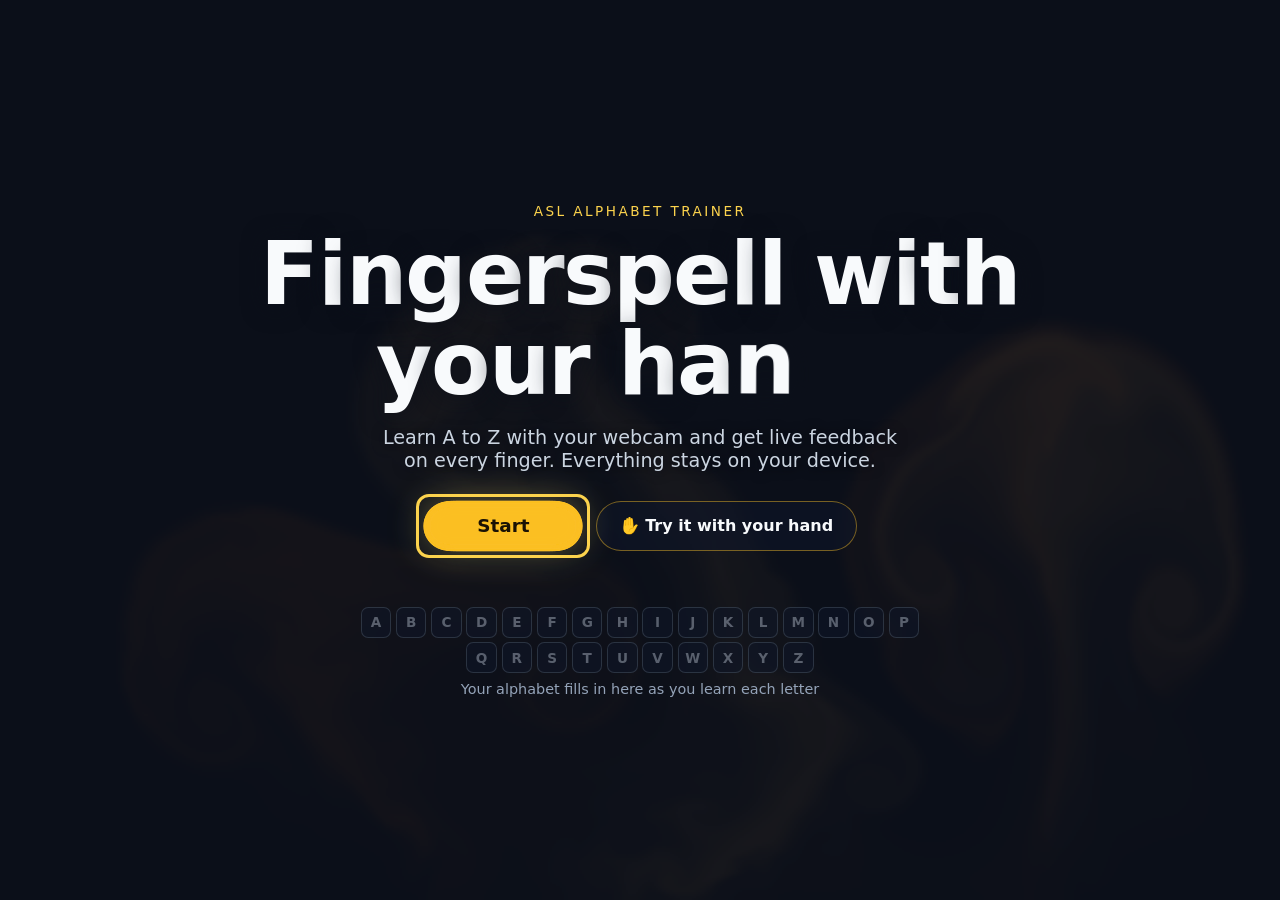
<file: index.html>
<!doctype html>
<html lang="en">
<head>
  <meta charset="utf-8" />
  <meta name="viewport" content="width=device-width, initial-scale=1, viewport-fit=cover" />
  <title>ASL Fingerspelling Recognizer</title>
  <link rel="icon" href="data:image/svg+xml,%3Csvg xmlns='http://www.w3.org/2000/svg' viewBox='0 0 32 32'%3E%3Ctext y='26' font-size='26'%3E%E2%9C%8B%3C/text%3E%3C/svg%3E" />
  <link rel="manifest" href="manifest.webmanifest" />
  <meta name="theme-color" content="#0f172a" />
  <link rel="apple-touch-icon" href="icons/apple-touch-icon.png" />
  <link rel="stylesheet" href="css/style.css" />
  <script>
    // ?fresh — start over as a brand-new visitor: wipe THIS app's saved data
    // (every localStorage key starting "asl-": prefs, progress, streaks,
    // Challenge bests, the seen-tour flag), its offline caches ("asl-*"), and
    // its own service worker, then reload the same URL without ?fresh (other
    // params like ?debug are kept). Scoped on purpose: GitHub Pages serves
    // other projects (e.g. hologram-workshop) from the same origin, and they
    // share this localStorage — their keys must survive.
    (function () {
      var q = new URLSearchParams(location.search);
      if (!q.has("fresh")) return;
      window.__aslFresh = true;
      function wipeKeys() {
        try {
          for (var i = localStorage.length - 1; i >= 0; i--) {
            var k = localStorage.key(i);
            if (k && k.indexOf("asl-") === 0) localStorage.removeItem(k);
          }
        } catch (e) {}
      }
      wipeKeys();
      q.delete("fresh");
      var rest = q.toString().replace(/=(&|$)/g, "$1"); // "debug=" -> "debug"
      var clean = location.pathname + (rest ? "?" + rest : "") + location.hash;
      var scope = new URL("./", location.href).href;
      var jobs = [];
      if ("serviceWorker" in navigator) {
        jobs.push(navigator.serviceWorker.getRegistrations().then(function (regs) {
          return Promise.all(regs.filter(function (r) { return r.scope === scope; })
            .map(function (r) { return r.unregister(); }));
        }));
      }
      if (window.caches) {
        jobs.push(caches.keys().then(function (names) {
          return Promise.all(names.filter(function (n) { return n.indexOf("asl-") === 0; })
            .map(function (n) { return caches.delete(n); }));
        }));
      }
      Promise.all(jobs).catch(function () {}).then(function () {
        wipeKeys(); // anything the app wrote while the async clean-up ran
        location.replace(clean);
      });
    })();

    // skip the SW on localhost so dev reloads always get fresh files
    //
    // Getting a deploy on ONE refresh (2026-09-24 — owner refreshed and still
    // saw the old Read mode): the SW serves its cached copy first and fetches
    // the new version in the background, so the first load after a deploy ran
    // the OLD code. Two fixes: (1) updateViaCache "none" — check sw.js against
    // the network every load (GitHub Pages' 10-min HTTP cache could hide a
    // new VERSION), and (2) when a new SW takes over a page that already had
    // one (it calls skipWaiting + clients.claim), reload once so the page runs
    // the new files instead of the ones it started with.
    if ("serviceWorker" in navigator && !window.__aslFresh && !/^(localhost|127\.|\[::1\])/.test(location.hostname)) {
      var hadController = !!navigator.serviceWorker.controller;
      navigator.serviceWorker.addEventListener("controllerchange", function () {
        if (!hadController || window.__aslReloadedForUpdate) return; // first install: nothing stale to replace
        // never reload out from under someone mid-session (a Spell transcript
        // or a Challenge run would be lost — LAB-056): main.js sets
        // window.__aslBusy; wait until it says idle, checking every 2 s
        (function applyWhenIdle() {
          var busy = false;
          try { busy = typeof window.__aslBusy === "function" && window.__aslBusy(); } catch (e) {}
          if (busy) return setTimeout(applyWhenIdle, 2000);
          window.__aslReloadedForUpdate = true;
          location.reload();
        })();
      });
      addEventListener("load", () =>
        navigator.serviceWorker.register("sw.js", { updateViaCache: "none" }).catch(() => {})
      );
    }
  </script>
</head>
<body>
  <header class="topbar">
    <h1><button class="logo-btn" id="logoBtn" type="button" title="Welcome screen" aria-label="ASL Fingerspelling — open the welcome screen">ASL Fingerspelling</button></h1>
    <div class="mode" id="modeToggle" role="group" aria-label="Mode" hidden>
      <button class="mode-btn on" type="button" data-mode="practice" aria-pressed="true">Practice</button>
      <button class="mode-btn" type="button" data-mode="challenge" aria-pressed="false">Challenge</button>
      <button class="mode-btn" type="button" data-mode="spell" aria-pressed="false">Spell</button>
      <button class="mode-btn" type="button" data-mode="read" aria-pressed="false">Read</button>
    </div>
    <button class="topbar-link home-btn" id="homeBtn" type="button" aria-label="Home — back to the welcome screen and intro" title="Welcome screen + intro"><span aria-hidden="true">⌂</span><span class="hb-txt"> Home</span></button>
    <button class="topbar-link progress-btn" id="progressBtn" type="button" aria-label="View your practice progress">
      🏆 <span id="progressCount">0/26</span>
    </button>
    <button class="topbar-link contrast-btn" id="contrastBtn" type="button" aria-pressed="false" aria-label="Toggle high contrast" title="High contrast">◐</button>
    <button class="topbar-link fx-btn" id="fxBtn" type="button" aria-label="Visual effects: Auto — tap to change" title="Visual effects"><span aria-hidden="true">✦</span> <span class="fx-val">Auto</span></button>
    <button class="topbar-link" id="muteBtn" type="button" aria-label="mute sound" title="sound">🔊</button>
    <button class="topbar-link tour-btn" id="tourBtn" type="button" aria-label="How it works — replay the tour" title="How it works">?</button>
    <a class="topbar-link" href="about.html">About</a>
  </header>
  <div class="app-stage" id="appStage">
  <div class="learn" id="learnRow" hidden data-run="off">
    <div class="submode" id="subMode" role="group" aria-label="Practice mode">
      <button type="button" data-sub="free" class="on">Free pick</button>
      <button type="button" data-sub="az">A→Z run</button>
      <button type="button" data-sub="review" id="reviewBtn">Review</button>
    </div>
    <button class="step-btn" id="prevLetter" type="button" hidden aria-label="previous letter">‹</button>
    <b class="learn-current" id="learnCurrent"></b>
    <button class="step-btn" id="nextLetter" type="button" hidden aria-label="next letter">›</button>
    <span class="az-progress" id="azProgress" hidden></span>
    <button class="az-skip" id="azSkip" type="button" hidden>Skip</button>
    <label class="blind-toggle" hidden id="blindToggleWrap">
      <input type="checkbox" id="blindToggle" /> Test blind — hide diagram &amp; hints
    </label>
    <div class="chips" id="letterPicker"></div>
    <button class="chip clear" id="clearTarget" type="button" hidden>change</button>
  </div>

  <main class="workspace" id="workspace" data-target="off">
    <!-- read mode: no camera — watch the animated hand spell a word, type what you saw -->
    <section class="reader" id="readPanel" hidden>
      <div class="rd-modes" id="rdModes" role="group" aria-label="Practice style">
        <button type="button" class="rd-mode on" data-rmode="free" aria-pressed="true">Free play</button>
        <button type="button" class="rd-mode" data-rmode="course" aria-pressed="false">Course</button>
      </div>
      <div class="rd-course" id="rdCourse" hidden>
        <div class="rd-path" id="rdPath" role="group" aria-label="Lessons"></div>
        <div class="rd-lesson">
          <div class="rd-lesson-head">
            <strong id="rdLessonName"></strong>
            <span class="rd-lesson-prog" id="rdLessonProg" aria-live="polite"></span>
          </div>
          <p class="rd-lesson-blurb" id="rdLessonBlurb"></p>
          <div class="rd-bar"><i id="rdBar"></i></div>
        </div>
      </div>
      <div class="rd-top">
        <div class="rd-cats" id="rdCats"></div>
        <span class="rd-score" id="rdScore" aria-live="polite">0</span>
      </div>
      <p class="load-error" id="rdLoadError" role="alert" hidden></p>
      <div class="rd-stage">
        <canvas id="rdCanvas" width="320" height="320" aria-label="animated fingerspelling"></canvas>
      </div>
      <div class="rd-playbar">
        <button type="button" id="rdPlay"><span aria-hidden="true">▶</span> Replay</button>
        <button type="button" id="rdPause" aria-label="pause" title="pause" hidden><span aria-hidden="true">⏸</span></button>
        <button type="button" id="rdStepBack" aria-label="previous letter" title="previous letter" hidden>‹</button>
        <button type="button" id="rdStepFwd" aria-label="next letter" title="next letter" hidden>›</button>
        <label>speed
          <select id="rdSpeed">
            <option value="1250">slow</option>
            <option value="900" selected>normal</option>
            <option value="600">fast</option>
          </select>
        </label>
        <span class="rd-len" id="rdLen"></span>
      </div>
      <input type="range" id="rdSeek" class="rd-seek" min="0" max="1000" value="0" step="1"
        list="rdTicks" aria-label="scrub through the word" hidden />
      <datalist id="rdTicks"></datalist>
      <form class="rd-answer" id="rdForm" autocomplete="off">
        <input id="rdInput" type="text" autocapitalize="off" autocorrect="off" spellcheck="false"
          placeholder="type the word you saw" aria-label="your answer" />
        <button type="submit">Check</button>
        <button type="button" id="rdReveal">Reveal</button>
      </form>
      <p class="rd-feedback" id="rdFeedback" role="status" aria-live="polite"></p>
      <button type="button" id="rdNext" class="rd-next" hidden>Next word →</button>
    </section>

    <!-- camera: the hero. .stage is selfie-mirrored; .hud sits on top and isn't -->
    <div class="viewport" id="viewport" data-state="idle" data-match="none">
      <div class="stage" id="stage">
        <video id="camera" playsinline webkit-playsinline muted autoplay></video>
        <canvas id="overlay"></canvas>
      </div>

      <div class="hud">
        <div class="pill" id="pill" role="status" aria-live="polite">
          <span class="pill-dot" aria-hidden="true"></span>
          <span id="pillText">Camera off</span>
        </div>
        <div class="letter-badge" id="letterBadge" hidden></div>
        <p class="stats" id="stats" hidden></p>

        <!-- colour key for the correction guide (Stage 7c) -->
        <div class="color-key" id="colorKey" hidden>
          <button class="ck-toggle" id="colorKeyBtn" type="button" aria-expanded="false"
            aria-controls="colorKeyList" aria-label="What the colors mean">
            <span class="ck-dot ck-good" aria-hidden="true"></span><span class="ck-dot ck-close" aria-hidden="true"></span><span class="ck-dot ck-fix" aria-hidden="true"></span><span class="ck-q" aria-hidden="true">?</span>
          </button>
          <ul class="ck-list" id="colorKeyList" hidden>
            <li data-k="g"><span class="ck-sw ck-good" aria-hidden="true"></span><b>✓ Good</b> this part matches</li>
            <li data-k="c"><span class="ck-sw ck-close" aria-hidden="true"></span><b>~ Close</b> nearly right</li>
            <li data-k="f"><span class="ck-sw ck-fix" aria-hidden="true"></span><b>✕ Fix</b> move this part</li>
            <li data-k="t"><span class="ck-sw ck-target" aria-hidden="true"></span><b>Target</b> where your hand should go</li>
            <li data-k="w"><span class="ck-sw ck-worst" aria-hidden="true"></span><b>▲ Fix first</b> the finger that is most off</li>
          </ul>
        </div>

        <!-- shown once the camera is on but nothing's picked yet -->
        <div class="pick-hint" id="pickHint" hidden>
          <span>👆</span> Pick a letter above to start learning
        </div>

        <!-- hand too near / too far (js/handfx.js FramingJudge) -->
        <div class="framing-cue" id="framingCue" role="status" hidden></div>

        <!-- A→Z run: brief "next letter" bridge -->
        <div class="az-next" id="azNext" hidden></div>

        <!-- challenge HUD -->
        <div class="timebar" id="timeBar" hidden><i></i></div>
        <div class="score-badge" id="scoreBadge" hidden>
          <b id="scoreVal">0</b>
          <span class="streak" id="chStreak" hidden></span>
          <span class="lives" id="chLives" hidden></span>
        </div>
        <div class="ch-gain" id="chGain" hidden></div>
        <div class="ch-banner" id="chBanner" hidden></div>
        <div class="ch-seeing" id="chSeeing" hidden></div>
        <div class="ch-combo" id="chCombo" hidden></div>
        <!-- two-player Challenge HUD (turns / race) -->
        <div class="vs-hud" id="vsHud" hidden>
          <div class="vs-p p1" id="vsP1"></div>
          <div class="vs-turn" id="vsTurn"></div>
          <div class="vs-p p2" id="vsP2"></div>
        </div>
        <button class="ch-skip" id="chSkip" type="button" hidden>Skip (–1 ♥)</button>
        <div class="ch-card" id="chCard" hidden>
          <div class="ch-card-inner">
            <p class="ch-card-title" id="chCardTitle">Challenge</p>
            <p class="ch-card-sub" id="chCardSub">A letter flashes up — sign it before the timer runs out. Land them in a row for a combo multiplier. Later rounds bring look-alike letters and short words. 3 lives: a time-out or a Skip costs one.</p>
            <div class="ch-summary" id="chSummary" hidden></div>
            <div class="ch-play" id="chPlay" role="group" aria-label="Players">
              <button type="button" data-play="solo" class="on" aria-pressed="true">Solo<small>beat your best</small></button>
              <button type="button" data-play="turns" aria-pressed="false">Take turns<small>2 players · one camera</small></button>
              <button type="button" data-play="race" aria-pressed="false">Race<small>2 players · side by side</small></button>
            </div>
            <div class="ch-diff" id="chDiff" role="group" aria-label="Difficulty">
              <button type="button" data-diff="normal" class="on" aria-pressed="true">Normal<small>demo preview</small></button>
              <button type="button" data-diff="hard" aria-pressed="false">Hard<small>no preview · faster</small></button>
            </div>
            <p class="ch-bests" id="chBests"></p>
            <button class="cta" id="chStart" type="button">Start</button>
            <button class="ch-board-btn" id="chBoardBtn" type="button" aria-expanded="false">🏆 Leaderboard</button>
            <div class="ch-board" id="chBoard" hidden></div>
          </div>
        </div>

        <div class="curtain" id="curtain">
          <div class="curtain-inner">
            <button class="cta" id="startBtn" type="button">Turn on camera</button>
            <p class="cta-sub" id="curtainSub">
              Then pick a letter and copy the hand shape.
              Everything stays on your device. Nothing is recorded or uploaded.
            </p>
          </div>
        </div>
      </div>
    </div>

    <!-- reference panel: shows only when a letter is selected. On mobile
         it's a bottom sheet over the camera (S4b) — collapsed by default to
         a peek strip (meter + hint) so the camera has more room, expand via
         the handle. Landscape/desktop keeps it a full side column, always
         expanded, same as before. -->
    <aside class="reference" id="refPanel" hidden>
      <button class="ref-handle" id="refHandle" type="button" aria-label="expand reference details" aria-expanded="false"></button>
      <div class="ref-head">Make this shape: <b id="refLetter">–</b><span class="ref-hand" id="refHand"></span></div>
      <p class="ref-desc" id="refDesc"></p>
      <button class="ref-photo-wrap" id="refPhotoBtn" type="button" aria-label="enlarge the reference photo">
        <img class="ref-photo" id="refImg" alt="reference hand photo" />
        <span class="zoom-icon" aria-hidden="true">⤢</span>
      </button>
      <button class="ref-canvas-wrap" id="demoZoomBtn" type="button" aria-label="enlarge the demo">
        <canvas class="ref-canvas" id="refCanvas" width="320" height="320"></canvas>
        <span class="zoom-icon" aria-hidden="true">⤢</span>
      </button>
      <div class="ref-match">
        <div class="meter" aria-hidden="true"><div class="meter-fill" id="meterFill"></div></div>
        <div class="ref-match-row">
          <span class="meter-label" id="meterLabel">show your hand</span>
          <span class="reco" id="reco" hidden><i></i><span id="recoText"></span></span>
        </div>
        <p class="ref-hint" id="refHint"></p>
        <p class="letter-stat" id="letterStat" hidden></p>
      </div>
    </aside>

    <!-- spell mode: continuous fingerspelling -> text -->
    <section class="speller" id="spellPanel" hidden>
      <div class="sp-top">
        <div class="sp-live">
          <span class="sp-ring" id="spRing" style="--p:0"><b id="spPending">–</b></span>
          <span class="sp-hint" id="spHint">Hold a letter until the ring fills</span>
        </div>
        <output class="sp-text" id="spText" aria-live="polite"></output>
        <div class="sp-decoded" id="spDecodedRow" hidden>
          <span class="sp-decoded-label">reads as</span>
          <span class="sp-decoded-text" id="spDecodedText" aria-live="polite">…</span>
          <button type="button" id="spSpeak" aria-label="speak the sentence">🔊 Speak</button>
          <label class="sp-autospeak"><input type="checkbox" id="spAutoSpeak" /> auto</label>
        </div>
        <div class="sp-drill" id="spDrillRow" hidden>
          <span class="sp-drill-label">spell this</span>
          <span class="sp-drill-word" id="spDrillWord" aria-live="polite"></span>
          <button type="button" id="spDrillSkip">Skip</button>
          <span class="sp-drill-score" id="spDrillScore" aria-live="polite"></span>
        </div>
        <div class="sp-controls">
          <button type="button" id="spSpace">Space</button>
          <button type="button" id="spBack" aria-label="delete last character">⌫ Delete</button>
          <button type="button" id="spClear">Clear</button>
          <button type="button" id="spCopy">Copy</button>
          <button type="button" id="spPaste">Paste</button>
        </div>
        <label class="sp-fluid">
          <input type="checkbox" id="spFluid" />
          Fluid + speak <span class="sp-beta">beta</span>
          <span class="sp-fluid-hint">— sign at a natural pace; a pause finishes a word</span>
        </label>
        <p class="load-error" id="spDecodeError" role="alert" hidden></p>
        <label class="sp-drill-toggle">
          <input type="checkbox" id="spDrill" />
          Practice a word
          <select id="spDrillSrc" aria-label="word source">
            <option value="course">from my lesson</option>
            <option value="starter">common words</option>
          </select>
        </label>
        <p class="sp-metrics" id="spMetrics"></p>
      </div>

      <details class="sp-fold" id="spGestures" open>
        <summary>Hand gestures — how they work</summary>
        <div class="g-list">
          <div class="g-row">
            <span class="g-anim g-hold" aria-hidden="true"><span class="g-ring"></span><span class="h">✋</span></span>
            <span id="gHoldText"><b>Add a letter</b> — form the handshape and <b>hold it</b> until the ring around your hand fills (about ⅔ of a second). Nothing enters without a full ring.</span>
          </div>
          <div class="g-row">
            <span class="g-anim g-space" aria-hidden="true"><span class="h">🖐️</span><span class="g-gap">_</span></span>
            <span><b>Finish a word</b> — after each letter a <b>thin outer ring</b> runs down (about 2 seconds). Sign the next letter before it's gone and it joins the word; let it run out and the word is saved with a space. Or tap <b>Space</b>.</span>
          </div>
          <div class="g-row">
            <span class="g-anim g-delete" aria-hidden="true"><span class="g-track"></span><span class="h">🖐️</span></span>
            <span><b>Scrap the word</b> — sweep <b>one</b> open hand quickly sideways, like wiping a whiteboard. It clears the dashed word you're still spelling (tap <b>⌫</b> to fix just one letter).</span>
          </div>
          <div class="g-row">
            <span class="g-anim g-copy" aria-hidden="true"><span class="h h1">🖐️</span><span class="h h2">🖐️</span></span>
            <span><b>Copy</b> — bring <b>both</b> open hands together, like grabbing the text out of the air. Lands on your clipboard (Ctrl/Cmd&nbsp;+&nbsp;V anywhere).</span>
          </div>
          <div class="g-row">
            <span class="g-anim g-paste" aria-hidden="true"><span class="h h1">🖐️</span><span class="h h2">🖐️</span></span>
            <span><b>Paste</b> — pull <b>both</b> open hands apart, like setting the text back down.</span>
          </div>
          <p class="g-note">Delete, Copy and Paste need an <b>open</b> hand — a letter shape won't trigger them.</p>
        </div>
      </details>

      <details class="sp-fold" id="spHelp">
        <summary>How to spell</summary>
        <ul class="sp-steps">
          <li id="spStep1"><b>Spell a word</b> — hold each letter until its ring fills. Letters build up as a <b>dashed word</b> — that's a draft, not saved yet.</li>
          <li id="spStep2"><b>Next letter</b> — change handshape while the thin outer ring is still running and it joins the word (H, then I = HI). Let the thin ring run out and the word is saved with a space.</li>
          <li><b>Same letter twice</b> (the L's in HELLO) — holding a letter never repeats it. Bounce it sideways, open your hand, or lower it, then hold it again for a new ring.</li>
          <li><b>Save the word</b> — pause until the thin outer ring runs out (about 2 seconds) and the dashed word drops into the line with a space. Or tap <b>Space</b>.</li>
          <li><b>Got a junk letter?</b> — no need to be precise: <b>swipe</b> to scrap the whole dashed word and respell it, or tap <b>⌫</b> for one letter.</li>
          <li><b>J and Z</b> — draw the stroke in the air, the same as in Practice. They enter when the stroke is done (no ring); a J started from a held I replaces that I.</li>
          <li><b>Clear</b> — button only; wipes everything.</li>
        </ul>
      </details>

      <details class="sp-fold" id="spChart">
        <summary>Alphabet chart — tap a letter to enlarge</summary>
        <div class="sp-grid" id="spGrid"></div>
      </details>
    </section>
  </main>
  </div>

  <!-- enlarged demo (mobile: tap the panel canvas or reference photo) -->
  <div class="demo-zoom" id="demoZoom" hidden>
    <canvas id="demoZoomCanvas" width="600" height="600" hidden></canvas>
    <img id="demoZoomImg" class="demo-zoom-img" alt="reference hand photo" hidden />
    <p>Tap anywhere to close</p>
  </div>

  <!-- A→Z run / Review run results -->
  <div class="run-card" id="runCard" hidden>
    <div class="run-card-inner">
      <p class="run-card-title" id="runCardTitle">Alphabet complete! 🎉</p>
      <p class="run-card-body" id="runCardBody"></p>
      <button class="cta" id="runCardClose" type="button">Nice</button>
    </div>
  </div>

  <!-- practice progress: mastery grid + streak -->
  <div class="progress-overlay" id="progressPanel" hidden>
    <div class="progress-inner">
      <div class="progress-head">
        <h2>Your progress</h2>
        <button class="icon-btn" id="progressClose" type="button" aria-label="close">✕</button>
      </div>
      <div class="pg-tabs" id="pgTabs" role="tablist" aria-label="Progress sections">
        <button type="button" role="tab" data-tab="letters" aria-selected="true">Letters</button>
        <button type="button" role="tab" data-tab="ach" aria-selected="false">Achievements <span id="pgAchCount"></span></button>
        <button type="button" role="tab" data-tab="records" aria-selected="false">Records</button>
      </div>
      <section class="pg-pane" data-pane="letters">
        <p class="progress-streak" id="progressStreak"></p>
        <div class="progress-grid" id="progressGrid" role="group" aria-label="Letter mastery"></div>
        <p class="progress-legend">
          <span class="pg-dot pg-mastered" aria-hidden="true"></span> mastered
          <span class="pg-dot pg-started" aria-hidden="true"></span> practicing
          <span class="pg-dot pg-none" aria-hidden="true"></span> not started yet
        </p>
      </section>
      <section class="pg-pane" data-pane="ach" hidden>
        <p class="pg-sub">Home ink colour — unlock more with achievements</p>
        <div class="pg-themes" id="pgThemes" role="radiogroup" aria-label="Home ink colour"></div>
        <div class="pg-ach" id="pgAch"></div>
      </section>
      <section class="pg-pane" data-pane="records" hidden>
        <dl class="pg-records" id="pgRecords"></dl>
        <button type="button" class="pg-board-btn" id="pgBoardBtn">🏆 Challenge leaderboards</button>
      </section>
    </div>
  </div>

  <!-- first-visit walkthrough: built by js/tour.js (Stage 7a; replaced the
       static #intro popup, keeping its privacy note in scene 1) -->

  <div class="controls" hidden>
    <button id="stopBtn" type="button" hidden>Stop</button>
    <button id="flipBtn" type="button" class="secondary" hidden>Flip camera</button>
    <div class="hand-pick" id="handPick" hidden role="group" aria-label="signing hand">
      <span>Hand</span>
      <button type="button" data-hand="auto" class="on">Auto</button>
      <button type="button" data-hand="right">Right</button>
      <button type="button" data-hand="left">Left</button>
    </div>
    <label class="ghost-toggle" hidden id="ghostToggleWrap">
      <input type="checkbox" id="ghostToggle" checked /> correction guide on camera
    </label>
  </div>

  <div class="toast" id="toast" role="status" aria-live="polite"></div>
  <!-- achievement unlocked card (the toast above carries the words for screen readers) -->
  <div class="ach-card" id="achCard" aria-hidden="true" hidden></div>

  <!-- visual layer v2 (B2): landing / hero — js/hero.js. First visit (before
       the tour) and the logo button. The fluid canvas is created on open and
       disposed on close; reduced motion / Effects: Off get .hero-static. -->
  <section class="hero" id="hero" hidden role="dialog" aria-modal="true" aria-labelledby="heroTitle" aria-describedby="heroSub">
    <div class="hero-stage" aria-hidden="true"><div class="hero-tips"></div></div>
    <div class="hero-content">
      <p class="hero-kicker">ASL alphabet trainer</p>
      <h2 class="hero-title" id="heroTitle">Fingerspell with your hands</h2>
      <p class="hero-sub" id="heroSub">Learn A to Z with your webcam and get live feedback on every finger. Everything stays on your device.</p>
      <div class="hero-actions">
        <button class="hero-cta" id="heroStart" type="button">
          <span class="hero-goo" aria-hidden="true"><span class="goo-body"></span><span class="goo-blob b1"></span><span class="goo-blob b2"></span></span>
          <span class="hero-cta-label">Start</span>
        </button>
        <button class="hero-hand" id="heroHand" type="button">✋ Try it with your hand</button>
      </div>
      <p class="hero-handstatus" id="heroHandStatus" aria-live="polite"></p>
        <!-- your alphabet so far (js/hero.js getProgress): learned / mastered -->
        <div class="hero-wall" id="heroWall" aria-label="Your alphabet so far"></div>
        <p class="hero-wall-cap" id="heroWallCap"></p>
        <p class="hero-unlock" id="heroUnlock" hidden></p>
    </div>
    <svg class="hero-defs" width="0" height="0" aria-hidden="true" focusable="false">
      <filter id="heroGoo"><feGaussianBlur in="SourceGraphic" stdDeviation="6" result="b" /><feColorMatrix in="b" mode="matrix" values="1 0 0 0 0  0 1 0 0 0  0 0 1 0 0  0 0 0 20 -9" /></filter>
    </svg>
  </section>
  <script type="module" src="js/main.js"></script>
</body>
</html>
</file>
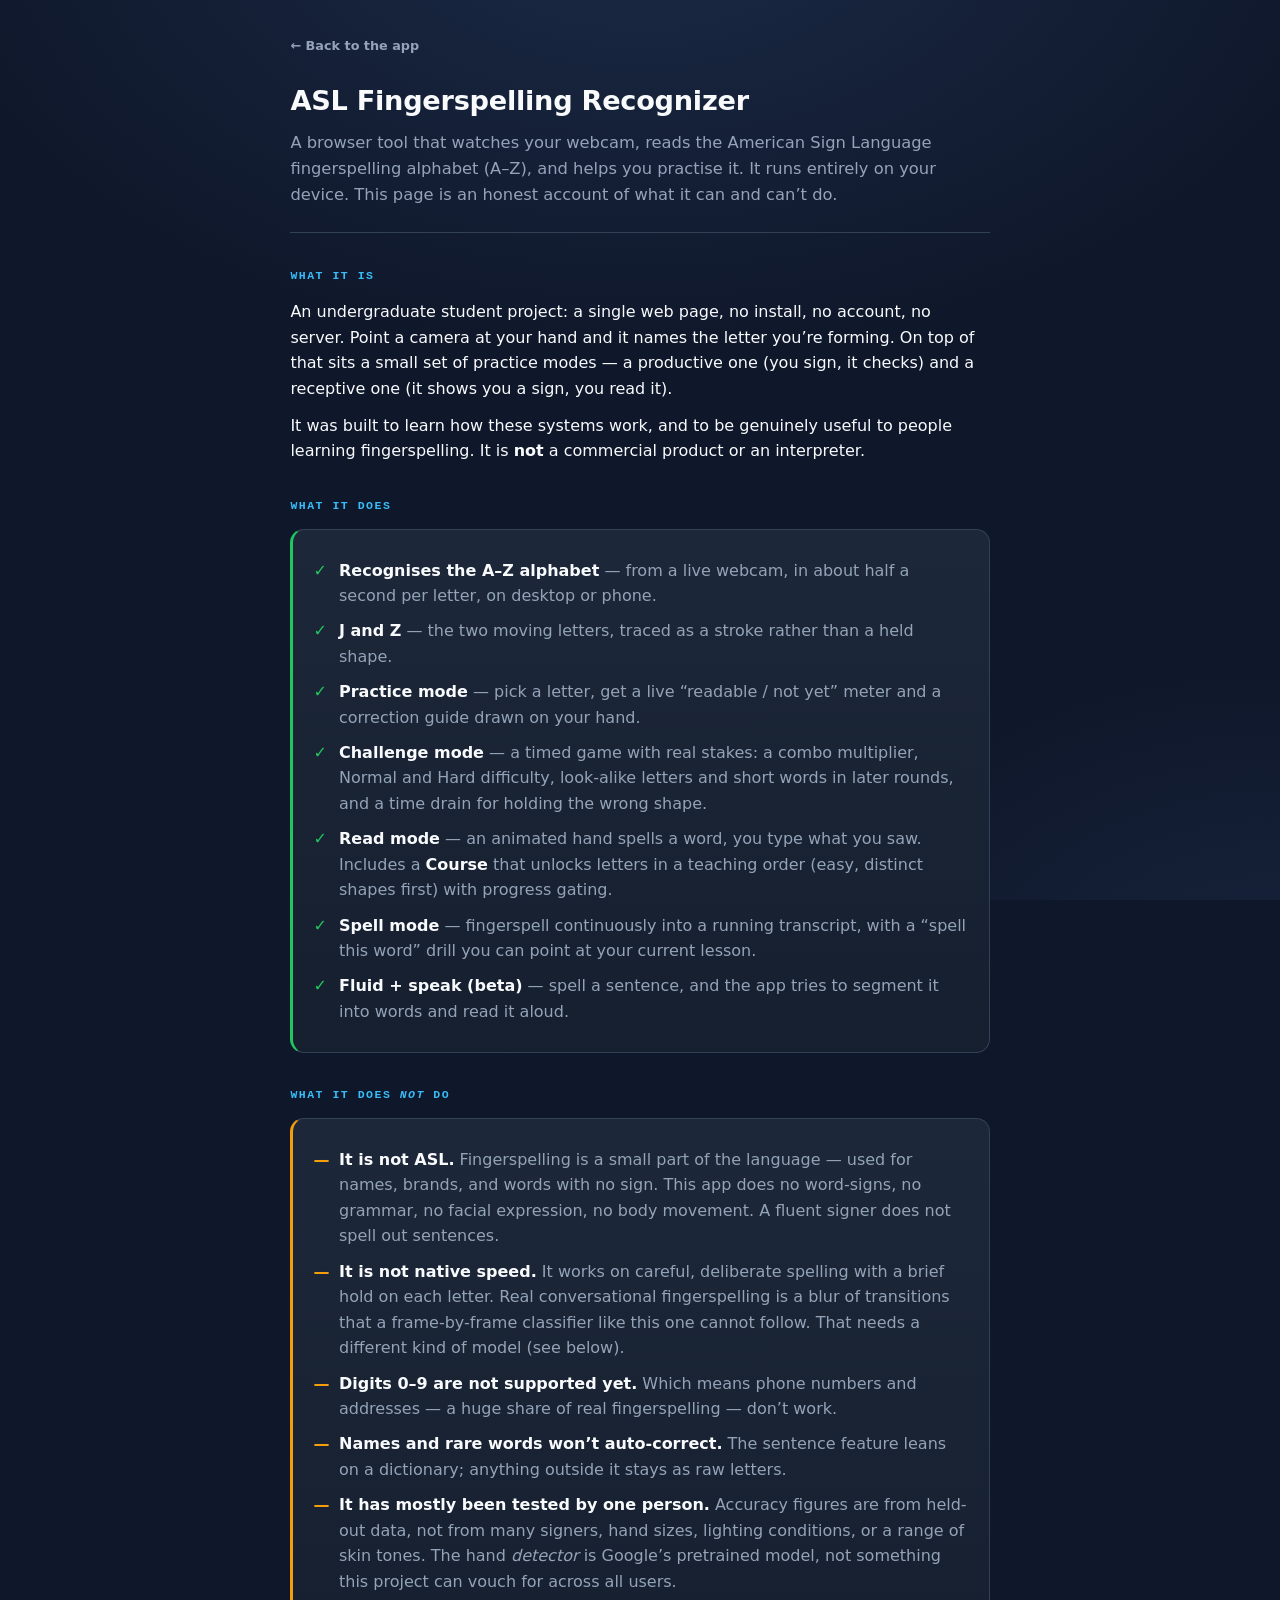
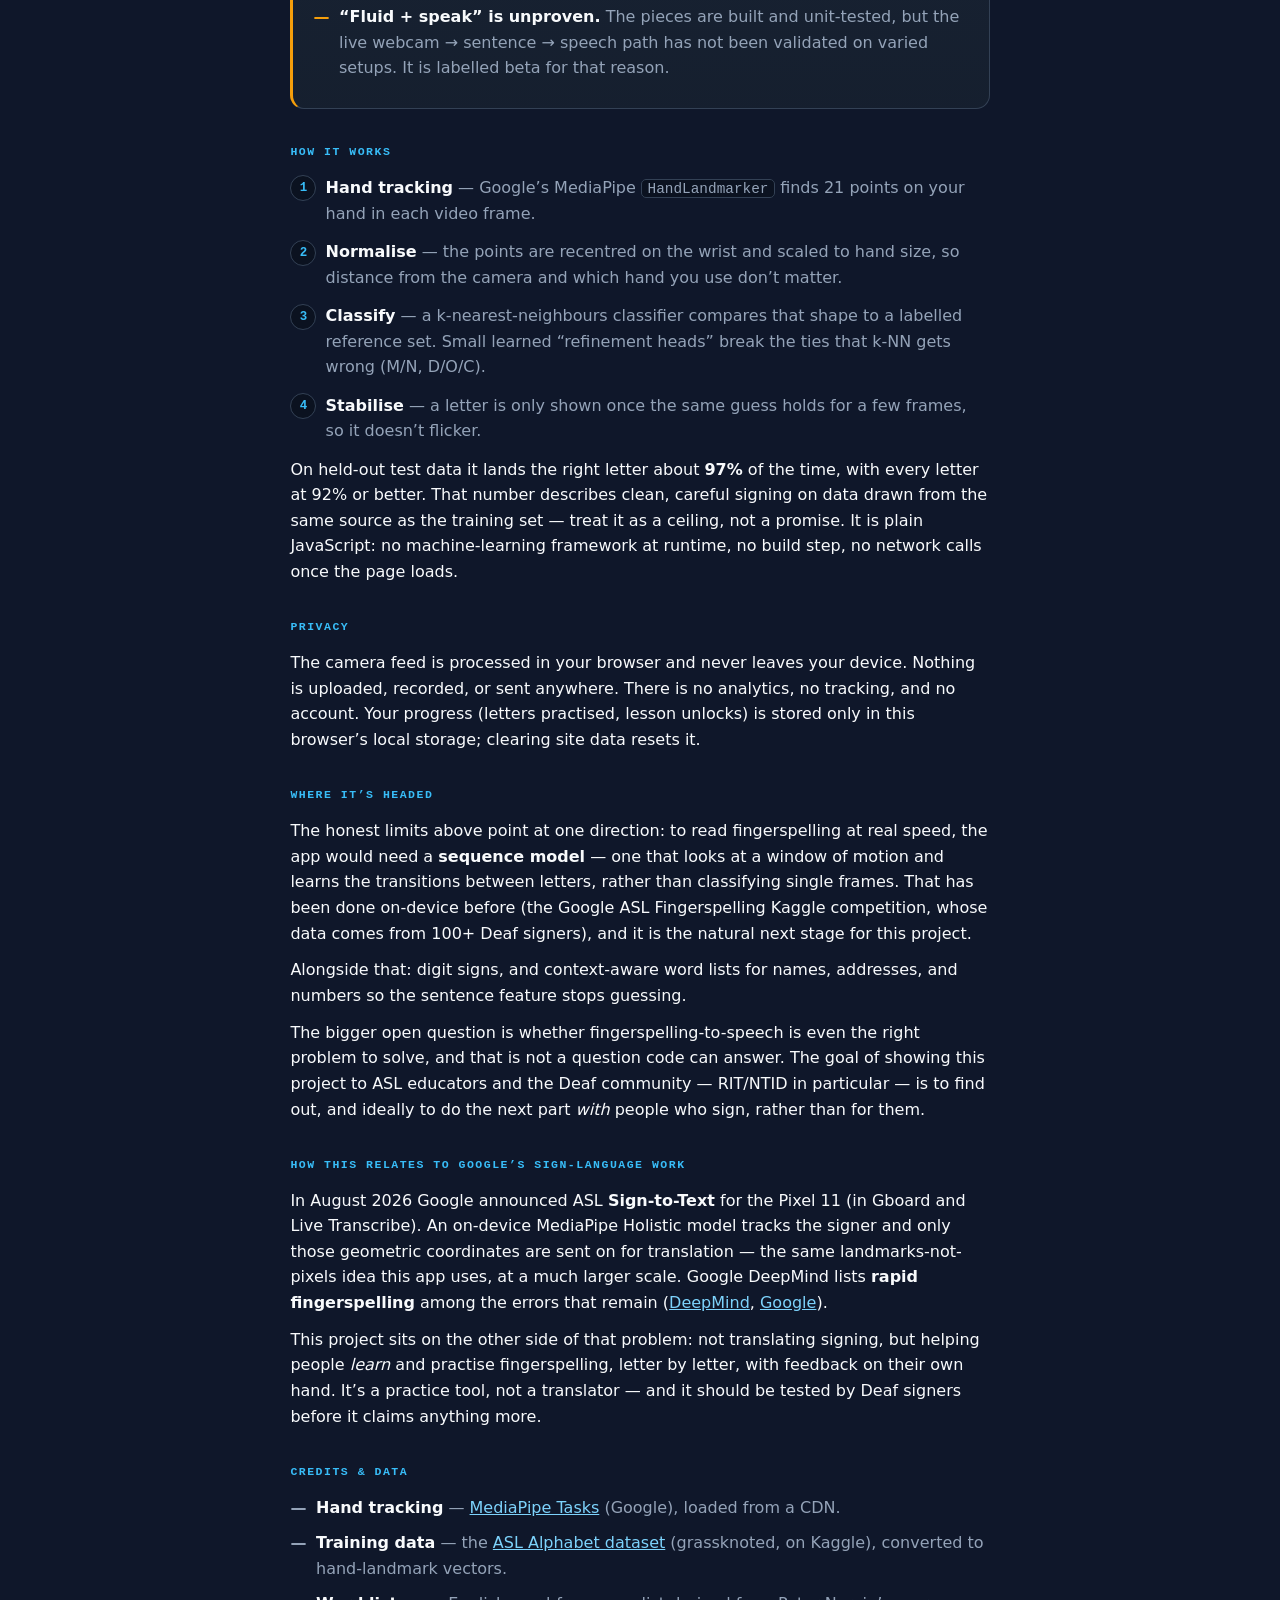
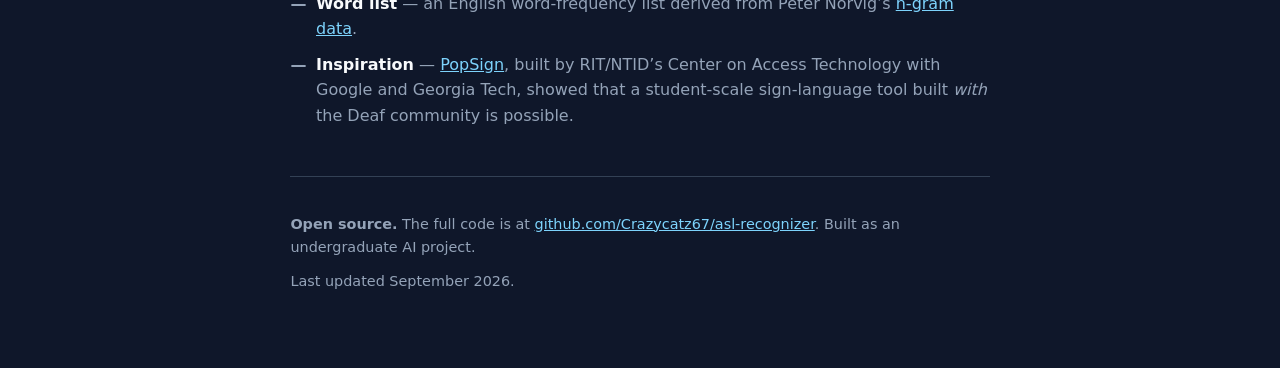
<file: about.html>
<!doctype html>
<html lang="en">
<head>
  <meta charset="utf-8" />
  <meta name="viewport" content="width=device-width, initial-scale=1" />
  <title>About — ASL Fingerspelling Recognizer</title>
  <link rel="icon" href="data:image/svg+xml,%3Csvg xmlns='http://www.w3.org/2000/svg' viewBox='0 0 32 32'%3E%3Ctext y='26' font-size='26'%3E%E2%9C%8B%3C/text%3E%3C/svg%3E" />
  <link rel="manifest" href="manifest.webmanifest" />
  <meta name="theme-color" content="#0f172a" />
  <link rel="apple-touch-icon" href="icons/apple-touch-icon.png" />
  <script>
    if ("serviceWorker" in navigator && !/^(localhost|127\.|\[::1\])/.test(location.hostname)) {
      addEventListener("load", () =>
        navigator.serviceWorker.register("sw.js").catch(() => {})
      );
    }
  </script>
  <style>
    :root {
      --bg: #0f172a;
      --panel: #1e293b;
      --fg: #f8fafc;
      --muted: #94a3b8;
      --line: #334155;
      --accent: #38bdf8;
      --good: #22c55e;
      --warn: #f59e0b;
      --stop: #f87171;
      --maxw: 46rem;
    }
    * { box-sizing: border-box; }
    [hidden] { display: none !important; }

    html {
      background:
        radial-gradient(1200px 760px at 50% -12%, #1b2b47, rgba(15, 23, 42, 0) 62%),
        radial-gradient(900px 600px at 100% 110%, #17233c, rgba(15, 23, 42, 0) 55%),
        var(--bg);
      background-attachment: fixed;
    }
    body {
      margin: 0;
      font-family: system-ui, -apple-system, "Segoe UI", Roboto, sans-serif;
      color: var(--fg);
      background: transparent;
      line-height: 1.6;
      -webkit-text-size-adjust: 100%;
    }
    .wrap {
      max-width: var(--maxw);
      margin: 0 auto;
      padding: 2rem 1.15rem 4rem;
    }

    a { color: #7dd3fc; }
    a:hover { color: #bae6fd; }

    .back {
      display: inline-flex;
      align-items: center;
      gap: 0.4rem;
      font: 700 0.8rem system-ui, sans-serif;
      text-decoration: none;
      color: var(--muted);
      margin-bottom: 1.6rem;
    }
    .back:hover { color: var(--fg); }

    header.page {
      border-bottom: 1px solid var(--line);
      padding-bottom: 1.5rem;
      margin-bottom: 2rem;
    }
    header.page h1 {
      margin: 0 0 0.5rem;
      font-size: 1.7rem;
      font-weight: 800;
      letter-spacing: -0.01em;
      text-wrap: balance;
    }
    header.page p {
      margin: 0;
      color: var(--muted);
      font-size: 1.02rem;
    }

    section { margin: 2.1rem 0; }
    h2 {
      font-size: 0.72rem;
      font-weight: 800;
      text-transform: uppercase;
      letter-spacing: 0.13em;
      color: var(--accent);
      font-family: ui-monospace, SFMono-Regular, Menlo, monospace;
      margin: 0 0 0.85rem;
    }
    h2 + p:first-of-type, section > p:first-child { margin-top: 0; }
    p { margin: 0.7rem 0; }

    .card {
      border: 1px solid var(--line);
      border-radius: 14px;
      background: linear-gradient(180deg, rgba(30, 41, 59, 0.9), rgba(22, 32, 47, 0.9));
      padding: 1.1rem 1.25rem;
    }
    .card.good  { border-left: 3px solid var(--good); }
    .card.warn  { border-left: 3px solid var(--warn); }

    ul.ticks { list-style: none; margin: 0; padding: 0; }
    ul.ticks li {
      position: relative;
      padding-left: 1.6rem;
      margin: 0.6rem 0;
    }
    ul.ticks li::before {
      position: absolute;
      left: 0;
      top: 0;
      font-weight: 700;
    }
    .good li::before { content: "✓"; color: var(--good); }
    .warn li::before { content: "—"; color: var(--warn); }
    ul.ticks li b { color: var(--fg); }
    ul.ticks li span { color: var(--muted); }

    .steps { counter-reset: step; list-style: none; margin: 0; padding: 0; }
    .steps li {
      position: relative;
      padding-left: 2.2rem;
      margin: 0.8rem 0;
      color: var(--muted);
    }
    .steps li b { color: var(--fg); }
    .steps li::before {
      counter-increment: step;
      content: counter(step);
      position: absolute;
      left: 0;
      top: 0.05rem;
      width: 1.5rem;
      height: 1.5rem;
      display: grid;
      place-items: center;
      border-radius: 50%;
      background: #0b1220;
      border: 1px solid var(--line);
      color: var(--accent);
      font: 700 0.78rem ui-monospace, monospace;
    }

    .meta {
      margin-top: 3rem;
      padding-top: 1.5rem;
      border-top: 1px solid var(--line);
      color: var(--muted);
      font-size: 0.9rem;
    }
    .meta a { color: #7dd3fc; }
    code {
      font-family: ui-monospace, SFMono-Regular, Menlo, monospace;
      font-size: 0.9em;
      background: #0b1220;
      border: 1px solid var(--line);
      border-radius: 5px;
      padding: 0.05rem 0.35rem;
    }
    :focus-visible {
      outline: 3px solid #fde047;
      outline-offset: 2px;
      border-radius: 6px;
    }
    @media (prefers-reduced-motion: no-preference) {
      html { scroll-behavior: smooth; }
    }
  </style>
</head>
<body>
  <div class="wrap">
    <a class="back" href="index.html">&larr; Back to the app</a>

    <header class="page">
      <h1>ASL Fingerspelling Recognizer</h1>
      <p>A browser tool that watches your webcam, reads the American Sign Language
        fingerspelling alphabet (A&ndash;Z), and helps you practise it. It runs
        entirely on your device. This page is an honest account of what it can and
        can&rsquo;t do.</p>
    </header>

    <section>
      <h2>What it is</h2>
      <p>An undergraduate student project: a single web page, no install, no
        account, no server. Point a camera at your hand and it names the letter
        you&rsquo;re forming. On top of that sits a small set of practice modes &mdash;
        a productive one (you sign, it checks) and a receptive one (it shows you a
        sign, you read it).</p>
      <p>It was built to learn how these systems work, and to be genuinely useful
        to people learning fingerspelling. It is <b>not</b> a commercial product or
        an interpreter.</p>
    </section>

    <section>
      <h2>What it does</h2>
      <div class="card good">
        <ul class="ticks good">
          <li><b>Recognises the A&ndash;Z alphabet</b> <span>&mdash; from a live webcam, in about half a second per letter, on desktop or phone.</span></li>
          <li><b>J and Z</b> <span>&mdash; the two moving letters, traced as a stroke rather than a held shape.</span></li>
          <li><b>Practice mode</b> <span>&mdash; pick a letter, get a live &ldquo;readable / not yet&rdquo; meter and a correction guide drawn on your hand.</span></li>
          <li><b>Challenge mode</b> <span>&mdash; a timed game with real stakes: a combo multiplier, Normal and Hard difficulty, look-alike letters and short words in later rounds, and a time drain for holding the wrong shape.</span></li>
          <li><b>Read mode</b> <span>&mdash; an animated hand spells a word, you type what you saw. Includes a <b>Course</b> that unlocks letters in a teaching order (easy, distinct shapes first) with progress gating.</span></li>
          <li><b>Spell mode</b> <span>&mdash; fingerspell continuously into a running transcript, with a &ldquo;spell this word&rdquo; drill you can point at your current lesson.</span></li>
          <li><b>Fluid&nbsp;+&nbsp;speak (beta)</b> <span>&mdash; spell a sentence, and the app tries to segment it into words and read it aloud.</span></li>
        </ul>
      </div>
    </section>

    <section>
      <h2>What it does <em>not</em> do</h2>
      <div class="card warn">
        <ul class="ticks warn">
          <li><b>It is not ASL.</b> <span>Fingerspelling is a small part of the language &mdash; used for names, brands, and words with no sign. This app does no word-signs, no grammar, no facial expression, no body movement. A fluent signer does not spell out sentences.</span></li>
          <li><b>It is not native speed.</b> <span>It works on careful, deliberate spelling with a brief hold on each letter. Real conversational fingerspelling is a blur of transitions that a frame-by-frame classifier like this one cannot follow. That needs a different kind of model (see below).</span></li>
          <li><b>Digits 0&ndash;9 are not supported yet.</b> <span>Which means phone numbers and addresses &mdash; a huge share of real fingerspelling &mdash; don&rsquo;t work.</span></li>
          <li><b>Names and rare words won&rsquo;t auto-correct.</b> <span>The sentence feature leans on a dictionary; anything outside it stays as raw letters.</span></li>
          <li><b>It has mostly been tested by one person.</b> <span>Accuracy figures are from held-out data, not from many signers, hand sizes, lighting conditions, or a range of skin tones. The hand <em>detector</em> is Google&rsquo;s pretrained model, not something this project can vouch for across all users.</span></li>
          <li><b>&ldquo;Fluid + speak&rdquo; is unproven.</b> <span>The pieces are built and unit-tested, but the live webcam &rarr; sentence &rarr; speech path has not been validated on varied setups. It is labelled beta for that reason.</span></li>
        </ul>
      </div>
    </section>

    <section>
      <h2>How it works</h2>
      <ol class="steps">
        <li><b>Hand tracking</b> &mdash; Google&rsquo;s MediaPipe <code>HandLandmarker</code> finds 21 points on your hand in each video frame.</li>
        <li><b>Normalise</b> &mdash; the points are recentred on the wrist and scaled to hand size, so distance from the camera and which hand you use don&rsquo;t matter.</li>
        <li><b>Classify</b> &mdash; a k-nearest-neighbours classifier compares that shape to a labelled reference set. Small learned &ldquo;refinement heads&rdquo; break the ties that k-NN gets wrong (M/N, D/O/C).</li>
        <li><b>Stabilise</b> &mdash; a letter is only shown once the same guess holds for a few frames, so it doesn&rsquo;t flicker.</li>
      </ol>
      <p>On held-out test data it lands the right letter about <b>97%</b> of the time,
        with every letter at 92% or better. That number describes clean, careful
        signing on data drawn from the same source as the training set &mdash; treat it
        as a ceiling, not a promise. It is plain JavaScript: no machine-learning
        framework at runtime, no build step, no network calls once the page loads.</p>
    </section>

    <section>
      <h2>Privacy</h2>
      <p>The camera feed is processed in your browser and never leaves your device.
        Nothing is uploaded, recorded, or sent anywhere. There is no analytics, no
        tracking, and no account. Your progress (letters practised, lesson unlocks)
        is stored only in this browser&rsquo;s local storage; clearing site data resets it.</p>
    </section>

    <section>
      <h2>Where it&rsquo;s headed</h2>
      <p>The honest limits above point at one direction: to read fingerspelling at
        real speed, the app would need a <b>sequence model</b> &mdash; one that looks at a
        window of motion and learns the transitions between letters, rather than
        classifying single frames. That has been done on-device before (the Google
        ASL Fingerspelling Kaggle competition, whose data comes from 100+ Deaf
        signers), and it is the natural next stage for this project.</p>
      <p>Alongside that: digit signs, and context-aware word lists for names,
        addresses, and numbers so the sentence feature stops guessing.</p>
      <p>The bigger open question is whether fingerspelling-to-speech is even the
        right problem to solve, and that is not a question code can answer. The
        goal of showing this project to ASL educators and the Deaf community &mdash;
        RIT/NTID in particular &mdash; is to find out, and ideally to do the next part
        <em>with</em> people who sign, rather than for them.</p>
    </section>

    <section>
      <h2>How this relates to Google&rsquo;s sign-language work</h2>
      <p>In August 2026 Google announced ASL <b>Sign-to-Text</b> for the Pixel 11
        (in Gboard and Live Transcribe). An on-device MediaPipe Holistic model
        tracks the signer and only those geometric coordinates are sent on for
        translation &mdash; the same landmarks-not-pixels idea this app uses, at a much
        larger scale. Google DeepMind lists <b>rapid fingerspelling</b> among the
        errors that remain
        (<a href="https://deepmind.google/blog/putting-sign-language-ai-into-users-hands/" rel="noopener">DeepMind</a>,
        <a href="https://blog.google/products-and-platforms/devices/pixel/american-sign-language-sign-to-text-pixel-11/" rel="noopener">Google</a>).</p>
      <p>This project sits on the other side of that problem: not translating
        signing, but helping people <em>learn</em> and practise fingerspelling, letter by
        letter, with feedback on their own hand. It&rsquo;s a practice tool, not a
        translator &mdash; and it should be tested by Deaf signers before it claims
        anything more.</p>
    </section>

    <section>
      <h2>Credits &amp; data</h2>
      <ul class="ticks warn" style="--warn: var(--muted);">
        <li><b>Hand tracking</b> <span>&mdash; <a href="https://ai.google.dev/edge/mediapipe" rel="noopener">MediaPipe Tasks</a> (Google), loaded from a CDN.</span></li>
        <li><b>Training data</b> <span>&mdash; the <a href="https://www.kaggle.com/datasets/grassknoted/asl-alphabet" rel="noopener">ASL Alphabet dataset</a> (grassknoted, on Kaggle), converted to hand-landmark vectors.</span></li>
        <li><b>Word list</b> <span>&mdash; an English word-frequency list derived from Peter Norvig&rsquo;s <a href="https://norvig.com/ngrams/" rel="noopener">n-gram data</a>.</span></li>
        <li><b>Inspiration</b> <span>&mdash; <a href="https://www.popsign.org/" rel="noopener">PopSign</a>, built by RIT/NTID&rsquo;s Center on Access Technology with Google and Georgia Tech, showed that a student-scale sign-language tool built <em>with</em> the Deaf community is possible.</span></li>
      </ul>
    </section>

    <div class="meta">
      <p><b>Open source.</b> The full code is at
        <a href="https://github.com/Crazycatz67/asl-recognizer" rel="noopener">github.com/Crazycatz67/asl-recognizer</a>.
        Built as an undergraduate AI project.
        <!-- Add your name / a contact address here if you'd like it public. -->
      </p>
      <p>Last updated September 2026.</p>
    </div>
  </div>
</body>
</html>
</file>
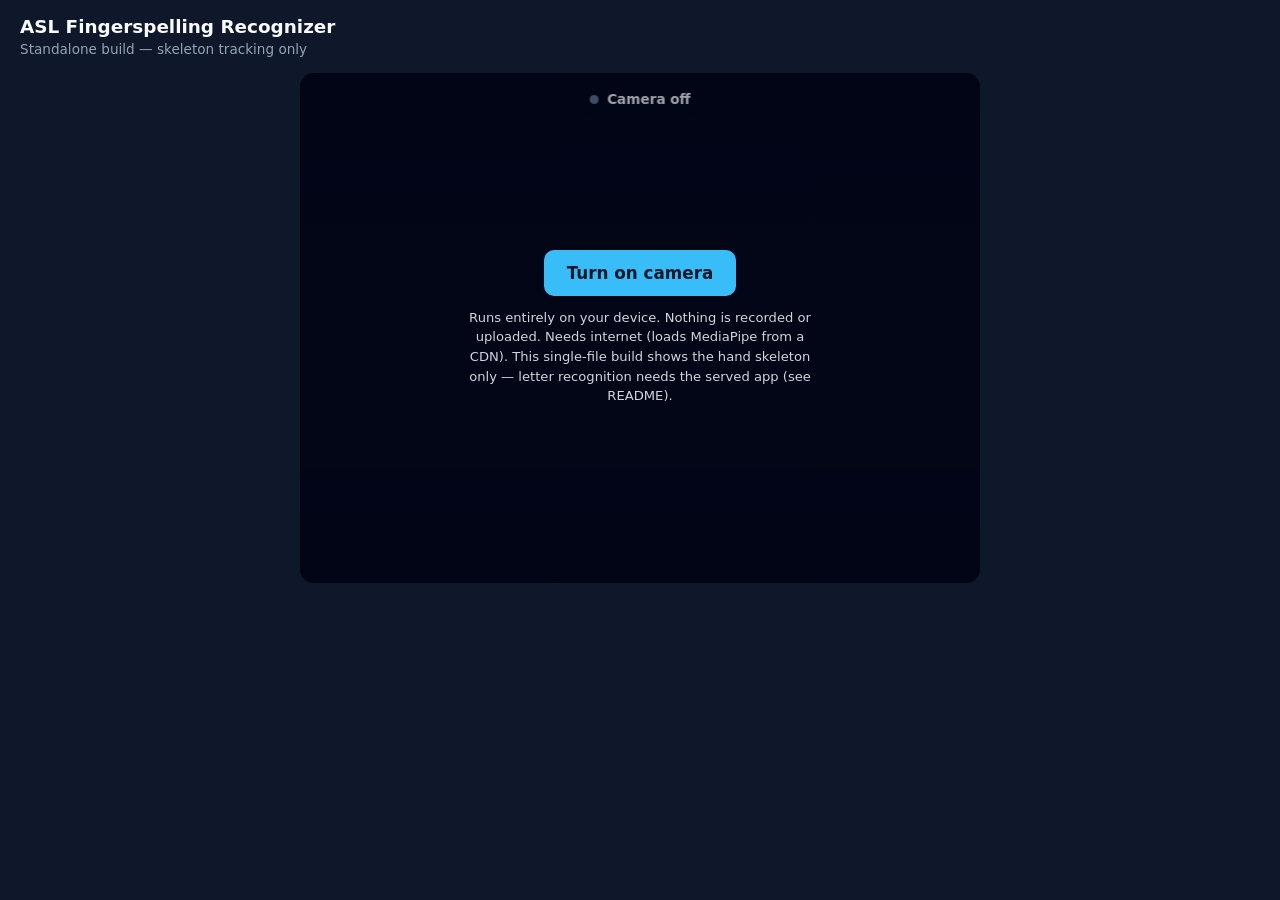
<file: standalone.html>
<!doctype html>
<html lang="en">
<head>
  <meta charset="utf-8" />
  <meta name="viewport" content="width=device-width, initial-scale=1, maximum-scale=1" />
  <title>ASL Fingerspelling Recognizer — standalone</title>
  <style>
    :root {
      --bg: #0f172a; --fg: #f8fafc; --muted: #94a3b8; --accent: #38bdf8;
      --idle: #64748b; --busy: #38bdf8; --searching: #f59e0b;
      --tracking: #22c55e; --error: #f87171;
    }
    * { box-sizing: border-box; }
    body {
      margin: 0; font-family: system-ui, -apple-system, "Segoe UI", Roboto, sans-serif;
      background: var(--bg); color: var(--fg); -webkit-text-size-adjust: 100%;
    }
    header { padding: 1rem 1.25rem 0; }
    h1 { margin: 0; font-size: 1.15rem; }
    .tagline { margin: 0.25rem 0 0; color: var(--muted); font-size: 0.85rem; }
    main { padding: 1rem 1.25rem 2rem; max-width: 720px; margin: 0 auto; }

    .viewport {
      position: relative; width: 100%; aspect-ratio: 4 / 3; max-height: 72vh;
      background: #020617; border-radius: 14px; overflow: hidden;
    }
    .stage { position: absolute; inset: 0; transform: scaleX(-1); }
    #camera, #overlay {
      position: absolute; inset: 0; width: 100%; height: 100%; object-fit: cover;
    }
    .hud { position: absolute; inset: 0; pointer-events: none; }

    .pill {
      position: absolute; top: 0.75rem; left: 50%; transform: translateX(-50%);
      display: inline-flex; align-items: center; gap: 0.5rem;
      max-width: calc(100% - 1.5rem); padding: 0.4rem 0.8rem; border-radius: 999px;
      background: rgba(2, 6, 23, 0.72); backdrop-filter: blur(6px);
      font-size: 0.85rem; font-weight: 600;
      white-space: nowrap; overflow: hidden; text-overflow: ellipsis;
    }
    .pill-dot { flex: none; width: 0.6rem; height: 0.6rem; border-radius: 50%; background: var(--idle); }
    [data-state="requesting"] .pill-dot,
    [data-state="loading"] .pill-dot { background: var(--busy); animation: pulse 1s ease-in-out infinite; }
    [data-state="searching"] .pill-dot { background: var(--searching); animation: pulse 1.4s ease-in-out infinite; }
    [data-state="tracking"] .pill-dot { background: var(--tracking); }
    [data-state="error"] .pill-dot { background: var(--error); }
    @keyframes pulse { 0%,100% { opacity: 1; } 50% { opacity: 0.35; } }
    @media (prefers-reduced-motion: reduce) { .pill-dot { animation: none !important; } }

    .stats {
      position: absolute; left: 0.6rem; bottom: 0.5rem; margin: 0;
      padding: 0.2rem 0.45rem; border-radius: 6px; background: rgba(2, 6, 23, 0.55);
      color: rgba(248, 250, 252, 0.65);
      font: 0.7rem/1.3 ui-monospace, SFMono-Regular, Menlo, monospace;
    }

    .curtain {
      position: absolute; inset: 0; display: grid; place-items: center; padding: 1.25rem;
      background: linear-gradient(rgba(2, 6, 23, 0.35), rgba(2, 6, 23, 0.55));
      pointer-events: auto;
    }
    .curtain-inner { text-align: center; max-width: 22rem; }
    [data-state="requesting"] .curtain,
    [data-state="loading"] .curtain,
    [data-state="searching"] .curtain,
    [data-state="tracking"] .curtain { display: none; }

    .cta {
      background: var(--accent); color: #0f172a; border: 0; border-radius: 10px;
      padding: 0.8rem 1.4rem; font-size: 1.05rem; font-weight: 700; cursor: pointer;
      font-family: inherit;
    }
    .cta-sub { margin: 0.75rem 0 0; color: var(--fg); font-size: 0.82rem; line-height: 1.5; opacity: 0.85; }
    [data-state="error"] .cta-sub { color: var(--error); opacity: 1; }

    .guide { margin: 0.9rem 0 0; color: var(--searching); font-size: 0.88rem; line-height: 1.5; }
    .controls { margin-top: 1rem; display: flex; gap: 0.75rem; flex-wrap: wrap; }
    #stopBtn, #flipBtn {
      background: #1e293b; color: var(--fg); border: 1px solid #334155; border-radius: 8px;
      padding: 0.55rem 1rem; font-size: 0.95rem; font-weight: 600; cursor: pointer; font-family: inherit;
    }
    #stopBtn { border-color: #475569; }
    button:disabled { opacity: 0.5; cursor: default; }
  </style>
</head>
<body>
  <header>
    <h1>ASL Fingerspelling Recognizer</h1>
    <p class="tagline">Standalone build &mdash; skeleton tracking only</p>
  </header>

  <main>
    <div class="viewport" id="viewport" data-state="idle">
      <div class="stage" id="stage">
        <video id="camera" playsinline webkit-playsinline muted autoplay></video>
        <canvas id="overlay"></canvas>
      </div>
      <div class="hud">
        <div class="pill" id="pill" role="status" aria-live="polite">
          <span class="pill-dot" aria-hidden="true"></span>
          <span id="pillText">Camera off</span>
        </div>
        <p class="stats" id="stats" hidden></p>
        <div class="curtain" id="curtain">
          <div class="curtain-inner">
            <button class="cta" id="startBtn" type="button">Turn on camera</button>
            <p class="cta-sub" id="curtainSub">
              Runs entirely on your device. Nothing is recorded or uploaded.
              Needs internet (loads MediaPipe from a CDN). This single-file
              build shows the hand skeleton only &mdash; letter recognition
              needs the served app (see README).
            </p>
          </div>
        </div>
      </div>
    </div>

    <p class="guide" id="guide" hidden></p>

    <div class="controls">
      <button id="stopBtn" type="button" hidden>Stop</button>
      <button id="flipBtn" type="button" hidden>Flip camera</button>
    </div>
  </main>

  <script type="module">
    /* =================================================================
     * Single-file build: js/config.js + mediapipe.js + normalize.js +
     * camera.js + handTracker.js + overlay.js + main.js, inlined.
     * Inline module scripts run from file:// (external module imports do
     * not) so this one file works by just opening it, no server.
     * Canonical source is index.html + js/*. Keep in sync until there's
     * a real bundler.
     * ================================================================= */

    // ---- config -------------------------------------------------------
    const MEDIAPIPE_VERSION = "0.10.14";
    const VISION_BUNDLE_URL =
      `https://cdn.jsdelivr.net/npm/@mediapipe/tasks-vision@${MEDIAPIPE_VERSION}/vision_bundle.mjs`;
    const WASM_BASE_URL =
      `https://cdn.jsdelivr.net/npm/@mediapipe/tasks-vision@${MEDIAPIPE_VERSION}/wasm`;
    const HAND_MODEL_URL =
      "https://storage.googleapis.com/mediapipe-models/hand_landmarker/hand_landmarker/float16/1/hand_landmarker.task";
    const NUM_HANDS = 2; // both hands drawn in the Stage 1 demo; drop to 1 at classification
    const TARGET_FPS = 30;
    const LOST_HAND_FRAMES = 6;

    // ---- mediapipe loader (cached dynamic import) -------------------
    let _vision = null;
    const loadVision = () => (_vision ??= import(VISION_BUNDLE_URL));

    // ---- normalize.js (shared with the extractor; unused in Stage 1) --
    function normalizeLandmarks(landmarks, { aspect = 1, mirrorX = false } = {}) {
      const wrist = landmarks[0];
      const sx = mirrorX ? -1 : 1;
      const pts = landmarks.map((p) => ({
        x: (p.x - wrist.x) * aspect * sx, y: p.y - wrist.y, z: p.z - wrist.z,
      }));
      let radius = 1e-6;
      for (const p of pts) { const d = Math.hypot(p.x, p.y, p.z); if (d > radius) radius = d; }
      const out = new Array(63);
      for (let i = 0; i < pts.length; i++) {
        out[i * 3] = pts[i].x / radius;
        out[i * 3 + 1] = pts[i].y / radius;
        out[i * 3 + 2] = pts[i].z / radius;
      }
      return out;
    }
    void normalizeLandmarks;

    // ---- camera.js -------------------------------------------------
    async function startCamera(video, { facingMode = "user" } = {}) {
      if (!navigator.mediaDevices?.getUserMedia) {
        throw new Error("This browser does not support camera access (getUserMedia).");
      }
      const stream = await navigator.mediaDevices.getUserMedia({
        audio: false,
        video: { facingMode: { ideal: facingMode }, width: { ideal: 640 }, height: { ideal: 480 } },
      });
      video.srcObject = stream;
      await video.play();
      if (video.readyState < 2) {
        await new Promise((resolve) => video.addEventListener("loadeddata", resolve, { once: true }));
      }
      return stream;
    }
    const stopCamera = (stream) => stream?.getTracks().forEach((t) => t.stop());
    async function countCameras() {
      try {
        const d = await navigator.mediaDevices.enumerateDevices();
        return d.filter((x) => x.kind === "videoinput").length;
      } catch { return 0; }
    }
    const facingOf = (stream) => stream?.getVideoTracks?.()[0]?.getSettings?.().facingMode;

    // ---- handTracker.js -----------------------------------------
    async function createHandTracker() {
      const { HandLandmarker, FilesetResolver } = await loadVision();
      const fileset = await FilesetResolver.forVisionTasks(WASM_BASE_URL);
      const build = (delegate) =>
        HandLandmarker.createFromOptions(fileset, {
          baseOptions: { modelAssetPath: HAND_MODEL_URL, delegate },
          runningMode: "VIDEO", numHands: NUM_HANDS,
        });
      let landmarker, delegate = "GPU";
      try { landmarker = await build("GPU"); }
      catch (err) {
        console.warn("GPU delegate failed, using CPU:", err);
        delegate = "CPU"; landmarker = await build("CPU");
      }
      let lastTimestamp = -1;
      return {
        delegate,
        detect(video, timestampMs) {
          let ts = timestampMs;
          if (ts <= lastTimestamp) ts = lastTimestamp + 1;
          lastTimestamp = ts;
          return landmarker.detectForVideo(video, ts);
        },
        close() { landmarker?.close?.(); },
      };
    }

    // ---- overlay.js -------------------------------------------
    async function createOverlay(canvas) {
      const { DrawingUtils, HandLandmarker } = await loadVision();
      const ctx = canvas.getContext("2d");
      const drawer = new DrawingUtils(ctx);
      return {
        canvas, ctx,
        resizeToVideo(video) {
          if (canvas.width !== video.videoWidth || canvas.height !== video.videoHeight) {
            canvas.width = video.videoWidth;
            canvas.height = video.videoHeight;
          }
        },
        clear() { ctx.clearRect(0, 0, canvas.width, canvas.height); },
        drawHands(landmarksList) {
          for (const landmarks of landmarksList) {
            drawer.drawConnectors(landmarks, HandLandmarker.HAND_CONNECTIONS, { color: "#38bdf8", lineWidth: 4 });
            drawer.drawLandmarks(landmarks, { color: "#f8fafc", lineWidth: 1, radius: 4 });
          }
        },
        drawLetter(letter) {
          if (!letter) return;
          const { width, height } = canvas;
          ctx.save();
          ctx.translate(width, 0); ctx.scale(-1, 1);
          ctx.font = `bold ${Math.round(height * 0.22)}px system-ui, sans-serif`;
          ctx.textAlign = "center"; ctx.textBaseline = "middle";
          ctx.lineWidth = 8; ctx.strokeStyle = "rgba(15, 23, 42, 0.85)"; ctx.fillStyle = "#f8fafc";
          ctx.strokeText(letter, width / 2, height * 0.82);
          ctx.fillText(letter, width / 2, height * 0.82);
          ctx.restore();
        },
      };
    }

    // ---- main.js -------------------------------------------
    const viewport = document.getElementById("viewport");
    const video = document.getElementById("camera");
    const canvas = document.getElementById("overlay");
    const pillText = document.getElementById("pillText");
    const statsEl = document.getElementById("stats");
    const curtainSub = document.getElementById("curtainSub");
    const guideEl = document.getElementById("guide");
    const startBtn = document.getElementById("startBtn");
    const stopBtn = document.getElementById("stopBtn");
    const flipBtn = document.getElementById("flipBtn");

    const DETECT_INTERVAL = 1000 / TARGET_FPS;
    const GUIDE_AFTER_MS = 2500;
    const GUIDE_TEXT =
      "No hand yet — bring your whole hand into frame, palm toward the camera, in even light.";
    const PILL = {
      idle: "Camera off",
      requesting: "Starting camera…",
      loading: "Loading hand tracker… (first time takes a few seconds)",
      searching: "Show your hand ✋",
      tracking: "Tracking your hand",
    };

    let state = "idle";
    let stream = null, tracker = null, overlay = null, wakeLock = null, rafId = 0;
    let facingMode = "user";
    let lastDetectAt = 0, missStreak = 0, lastHandAt = 0;
    let detCount = 0, detStamp = performance.now(), fps = 0;

    function setState(next, detail) {
      state = next;
      viewport.dataset.state = next;
      if (next === "error") {
        pillText.textContent = "Problem";
        curtainSub.textContent = detail || "Something went wrong.";
        startBtn.textContent = "Try again";
      } else {
        pillText.textContent = detail || PILL[next] || next;
      }
      const live = next !== "idle" && next !== "error";
      stopBtn.hidden = !live;
      startBtn.disabled = next === "requesting" || next === "loading";
      if (!live) { statsEl.hidden = true; guideEl.hidden = true; }
    }

    async function start() {
      if (state === "requesting" || state === "loading") return;
      setState("requesting");
      try {
        stream = await startCamera(video, { facingMode });
        facingMode = facingOf(stream) || facingMode;
        viewport.style.setProperty("aspect-ratio", `${video.videoWidth} / ${video.videoHeight}`);
        setState("loading");
        [tracker, overlay] = await Promise.all([createHandTracker(), createOverlay(canvas)]);
        await acquireWakeLock();
        flipBtn.hidden = (await countCameras()) < 2;
        missStreak = LOST_HAND_FRAMES;
        lastHandAt = performance.now();
        detCount = 0;
        detStamp = performance.now();
        setState("searching");
        rafId = requestAnimationFrame(loop);
      } catch (err) {
        console.error(err);
        fail(err);
      }
    }

    function stop() {
      cancelAnimationFrame(rafId); rafId = 0;
      stopCamera(stream); stream = null;
      tracker?.close(); tracker = null;
      overlay?.clear(); overlay = null;
      releaseWakeLock();
      flipBtn.hidden = true;
      startBtn.textContent = "Turn on camera";
      curtainSub.textContent =
        "Runs entirely on your device. Nothing is recorded or uploaded. " +
        "Skeleton only in this build — letter recognition needs the served app.";
      setState("idle");
    }

    function fail(err) {
      cancelAnimationFrame(rafId); rafId = 0;
      stopCamera(stream); stream = null;
      tracker?.close(); tracker = null;
      releaseWakeLock();
      flipBtn.hidden = true;
      setState("error", friendlyError(err));
    }

    async function flip() {
      if (state !== "searching" && state !== "tracking") return;
      flipBtn.disabled = true;
      const want = facingMode === "user" ? "environment" : "user";
      try {
        stopCamera(stream);
        stream = await startCamera(video, { facingMode: want });
        facingMode = facingOf(stream) || want;
        viewport.style.setProperty("aspect-ratio", `${video.videoWidth} / ${video.videoHeight}`);
      } catch (err) {
        console.error(err);
        fail(err);
      } finally {
        flipBtn.disabled = false;
      }
    }

    function loop() {
      if (!tracker) return;
      rafId = requestAnimationFrame(loop);
      const now = performance.now();
      if (now - lastDetectAt < DETECT_INTERVAL) return;
      lastDetectAt = now;
      if (video.readyState < 2) return;

      overlay.resizeToVideo(video);
      const result = tracker.detect(video, now);
      overlay.clear();

      const hasHand = result.landmarks?.length > 0;
      if (hasHand) {
        overlay.drawHands(result.landmarks);
        missStreak = 0;
        lastHandAt = now;
        if (state !== "tracking") setState("tracking");
      } else {
        missStreak++;
        if (missStreak >= LOST_HAND_FRAMES && state !== "searching") setState("searching");
      }

      const struggling = state === "searching" && now - lastHandAt > GUIDE_AFTER_MS;
      guideEl.hidden = !struggling;
      if (struggling && guideEl.textContent !== GUIDE_TEXT) guideEl.textContent = GUIDE_TEXT;

      detCount++;
      if (now - detStamp >= 500) {
        fps = Math.round((detCount * 1000) / (now - detStamp));
        detCount = 0;
        detStamp = now;
        statsEl.hidden = false;
        statsEl.textContent = `${video.videoWidth}×${video.videoHeight} · ${fps} fps · ${tracker.delegate}`;
      }
    }

    async function acquireWakeLock() {
      try {
        wakeLock = (await navigator.wakeLock?.request("screen")) ?? null;
        wakeLock?.addEventListener?.("release", () => (wakeLock = null));
      } catch { wakeLock = null; }
    }
    function releaseWakeLock() { wakeLock?.release?.(); wakeLock = null; }
    document.addEventListener("visibilitychange", () => {
      const live = state === "searching" || state === "tracking";
      if (live && document.visibilityState === "visible" && !wakeLock) acquireWakeLock();
    });

    function friendlyError(err) {
      switch (err?.name) {
        case "NotAllowedError":
          return "Camera blocked. Allow it via the camera icon near the address bar, then Try again.";
        case "NotFoundError":
          return "No camera found on this device.";
        case "NotReadableError":
          return "The camera is being used by another app. Close it and Try again.";
        case "OverconstrainedError":
          return "Requested camera settings aren't supported by this device.";
      }
      if (!navigator.mediaDevices)
        return "Camera unavailable here — this browser blocks it for local files. Try Chrome or Firefox, or serve over http://localhost.";
      if (!window.isSecureContext)
        return "Camera needs a secure context — use http://localhost or https://.";
      return `Error: ${err?.message || err}`;
    }

    startBtn.addEventListener("click", start);
    stopBtn.addEventListener("click", stop);
    flipBtn.addEventListener("click", flip);
  </script>
</body>
</html>
</file>
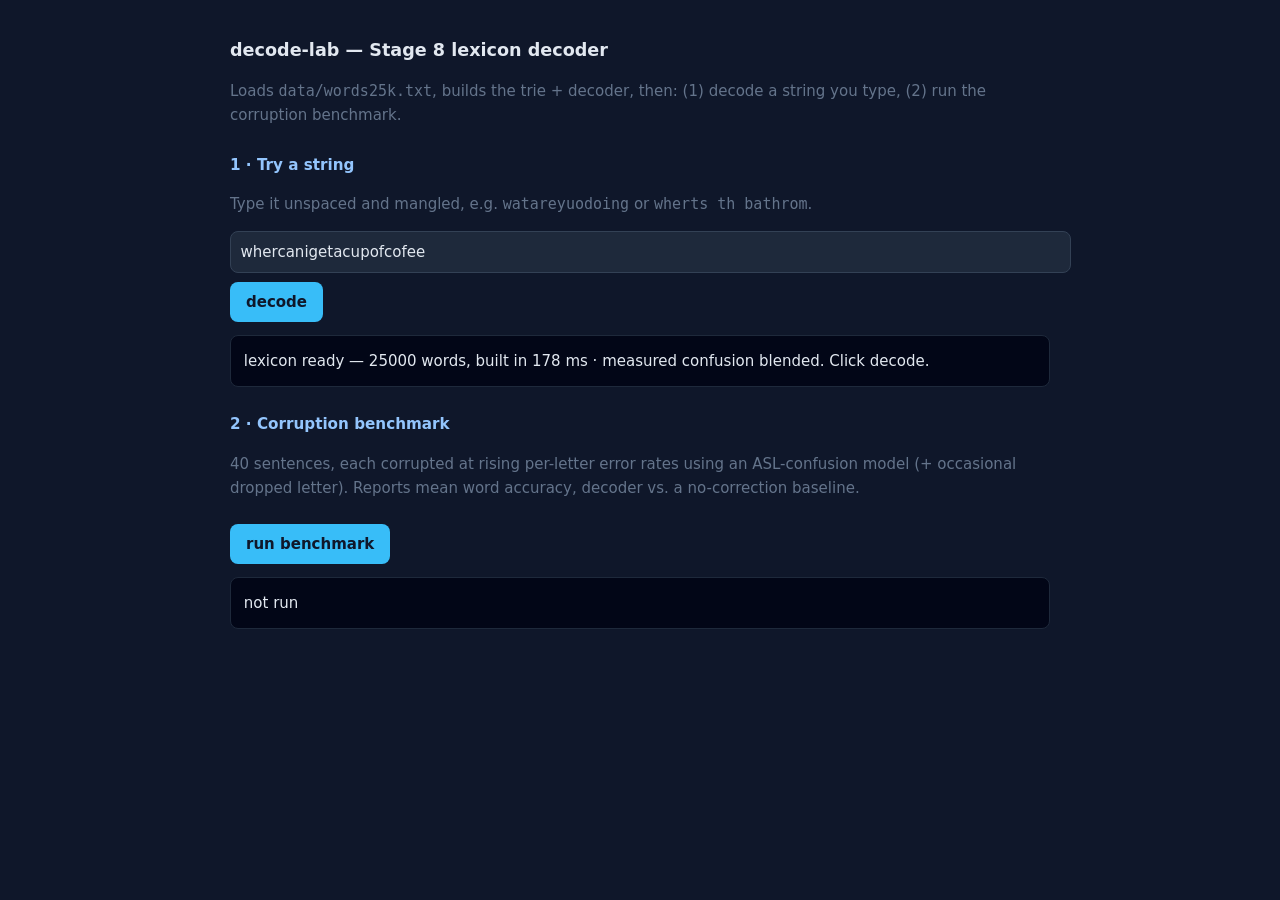
<file: tools/decode-lab.html>
<!doctype html>
<html lang="en">
<head>
<meta charset="utf-8" />
<meta name="viewport" content="width=device-width, initial-scale=1" />
<title>decode-lab — Stage 8 decoder</title>
<style>
  body { margin: 0; padding: 1.5rem; max-width: 820px; margin-inline: auto;
    font: 15px/1.6 system-ui, sans-serif; background: #0f172a; color: #e2e8f0; }
  h1 { font-size: 1.1rem; } h2 { font-size: 0.95rem; margin-top: 1.6rem; color: #93c5fd; }
  code, .mono { font-family: ui-monospace, Menlo, Consolas, monospace; }
  input, button { font: inherit; }
  #q { width: 100%; padding: 0.5rem 0.6rem; background: #1e293b; color: inherit;
    border: 1px solid #334155; border-radius: 8px; }
  button { background: #38bdf8; color: #0f172a; border: 0; border-radius: 8px;
    padding: 0.5rem 1rem; font-weight: 600; cursor: pointer; margin-top: 0.6rem; }
  .out { margin-top: 0.8rem; padding: 0.8rem; background: #020617; border: 1px solid #1e293b;
    border-radius: 8px; white-space: pre-wrap; }
  .dim { color: #64748b; } .good { color: #4ade80; } .bad { color: #f87171; }
  table { border-collapse: collapse; width: 100%; margin-top: 0.6rem; }
  th, td { text-align: left; padding: 0.4rem 0.7rem; border-bottom: 1px solid #1e293b; }
  th { color: #94a3b8; font-size: 0.8rem; }
  td.mono { font-variant-numeric: tabular-nums; }
</style>
</head>
<body>
<h1>decode-lab — Stage 8 lexicon decoder</h1>
<p class="dim">Loads <code>data/words25k.txt</code>, builds the trie + decoder, then:
(1) decode a string you type, (2) run the corruption benchmark.</p>

<h2>1 · Try a string</h2>
<p class="dim">Type it unspaced and mangled, e.g. <code>watareyuodoing</code> or <code>wherts th bathrom</code>.</p>
<input id="q" value="whercanigetacupofcofee" />
<button id="go">decode</button>
<div class="out" id="one">…</div>

<h2>2 · Corruption benchmark</h2>
<p class="dim">40 sentences, each corrupted at rising per-letter error rates using an ASL-confusion model
(+ occasional dropped letter). Reports mean word accuracy, decoder vs. a no-correction baseline.</p>
<button id="bench">run benchmark</button>
<div class="out" id="tbl">not run</div>

<script type="module">
import { buildLexicon, createDecoder, mergeConfusion } from "../js/decode.js";

const $ = (id) => document.getElementById(id);
let dec = null;

const SENTENCES = [
  "what are you doing", "where is the bathroom", "can you help me please",
  "how much does this cost", "i would like some water", "my name is not important",
  "thank you very much", "see you tomorrow morning", "the meeting is at three",
  "please call me back later", "i do not understand", "can we talk for a minute",
  "the weather is nice today", "i need to buy some food", "where do you live now",
  "he said it was fine", "she will be here soon", "we are going to the store",
  "they have not arrived yet", "it is getting late", "i am learning sign language",
  "the book is on the table", "close the door behind you", "turn left at the light",
  "how old is your brother", "i forgot my keys again", "the train leaves in ten minutes",
  "do you want to come with us", "this is harder than it looks", "let me think about it",
  "the coffee is too hot", "i will send you the file", "call an ambulance right now",
  "which way to the exit", "my phone is almost dead", "can i get a receipt",
  "the answer is probably no", "we should leave early", "i really appreciate your help",
  "everything is going to be okay",
];

const A = "abcdefghijklmnopqrstuvwxyz";
const NEIGH = {
  m:"ns", n:"ms", d:"oc", o:"dce", c:"od", u:"vr", v:"uk", r:"uv", k:"vp", p:"k",
  a:"ste", s:"atm", t:"as", e:"ao", g:"hq", h:"g", q:"gp", i:"jy", y:"i", j:"i",
  f:"d", b:"f", x:"r", w:"v",
};
function corrupt(str, p) {
  const frames = [];
  for (const ch of str) {
    // occasional drop (CTC ate a double / missed letter)
    if (Math.random() < p * 0.3) continue;
    if (Math.random() < p) {
      const pool = (Math.random() < 0.7 && NEIGH[ch]) ? NEIGH[ch] : A;
      const bad = pool[(Math.random() * pool.length) | 0];
      frames.push({ letter: bad, conf: 0.5 + Math.random() * 0.15 });
    } else {
      frames.push({ letter: ch, conf: 0.85 + Math.random() * 0.12 });
    }
  }
  return frames;
}
// position-independent word accuracy: matched words / true-word count (greedy)
function wordAcc(pred, truth) {
  const p = [...pred];
  let hit = 0;
  for (const w of truth) {
    const k = p.indexOf(w);
    if (k >= 0) { hit++; p.splice(k, 1); }
  }
  return hit / truth.length;
}

$("go").addEventListener("click", () => {
  if (!dec) return;
  const s = $("q").value.trim().toLowerCase().replace(/[^a-z]/g, "");
  const r = dec.decode(s);
  const seg = dec.segment(s).join(" ");
  $("one").innerHTML =
    `raw    <span class="mono">${s}</span>\n` +
    `segment<span class="mono dim"> (no correction)</span>  <span class="mono">${seg}</span>\n` +
    `decode <span class="mono good">${r.text}</span>${r.fallback ? '  <span class="dim">(fallback)</span>' : ""}`;
});

$("bench").addEventListener("click", () => {
  if (!dec) return;
  $("tbl").textContent = "running…";
  setTimeout(() => {
    const rates = [0, 0.05, 0.10, 0.15, 0.20];
    const rows = [];
    const t0 = performance.now();
    for (const p of rates) {
      let dSum = 0, bSum = 0, n = 0;
      for (let rep = 0; rep < (p === 0 ? 1 : 3); rep++) {
        for (const sent of SENTENCES) {
          const truth = sent.split(" ");
          const clean = truth.join("");
          const frames = corrupt(clean, p);
          const dText = dec.decode(frames).text.split(" ").filter(Boolean);
          const bText = dec.segment(frames.map((f) => f.letter).join(""));
          dSum += wordAcc(dText, truth);
          bSum += wordAcc(bText, truth);
          n++;
        }
      }
      rows.push({ p, d: dSum / n, b: bSum / n });
    }
    const ms = Math.round(performance.now() - t0);
    let html = "<table><tr><th>per-letter error</th><th>decoder word acc</th><th>baseline (no correction)</th></tr>";
    for (const r of rows) {
      html += `<tr><td class="mono">${(r.p * 100).toFixed(0)}%</td>` +
        `<td class="mono good">${(r.d * 100).toFixed(1)}%</td>` +
        `<td class="mono dim">${(r.b * 100).toFixed(1)}%</td></tr>`;
    }
    html += `</table><p class="dim">${SENTENCES.length} sentences · ${ms} ms</p>`;
    $("tbl").innerHTML = html;

    // three worked examples at 12%
    let ex = "\nexamples @ 12% error:\n";
    for (const sent of SENTENCES.slice(0, 4)) {
      const truth = sent.split(" ");
      const frames = corrupt(truth.join(""), 0.12);
      const r = dec.decode(frames);
      const okc = r.text === sent ? "good" : "bad";
      ex += `  in   ${frames.map((f) => f.letter).join("")}\n  out  <span class="${okc}">${r.text}</span>\n  want ${sent}\n\n`;
    }
    $("tbl").innerHTML += `<div class="out mono" style="font-size:13px">${ex}</div>`;
  }, 20);
});

// ---- load lexicon + measured confusion ----
Promise.all([
  fetch("../data/words25k.txt").then((r) => r.text()),
  fetch("../data/confusion.json").then((r) => r.json()).catch(() => null),
]).then(([txt, conf]) => {
  const t0 = performance.now();
  const lex = buildLexicon(txt);
  dec = createDecoder(lex, { confusion: conf ? mergeConfusion(conf) : undefined });
  const ms = Math.round(performance.now() - t0);
  $("one").textContent =
    `lexicon ready — ${lex.size} words, built in ${ms} ms${conf ? " · measured confusion blended" : ""}. Click decode.`;
});
</script>
</body>
</html>
</file>
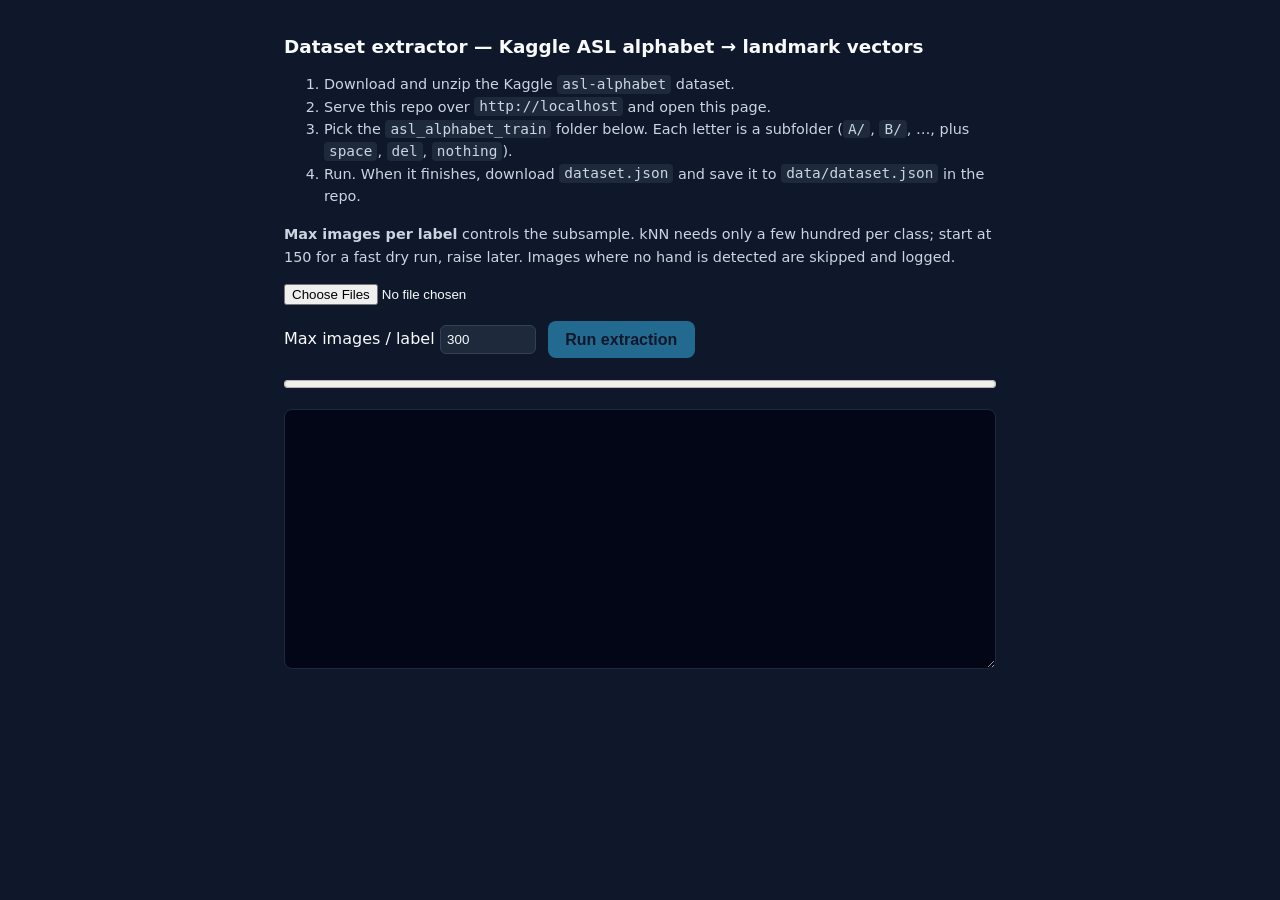
<file: tools/extract.html>
<!doctype html>
<html lang="en">
<head>
  <meta charset="utf-8" />
  <meta name="viewport" content="width=device-width, initial-scale=1" />
  <title>Dataset extractor — ASL landmarks</title>
  <style>
    * { box-sizing: border-box; }
    body {
      margin: 0; padding: 1.5rem;
      font-family: system-ui, -apple-system, "Segoe UI", Roboto, sans-serif;
      background: #0f172a; color: #f8fafc; max-width: 760px; margin-inline: auto;
    }
    h1 { font-size: 1.15rem; }
    p, li { color: #cbd5e1; font-size: 0.9rem; line-height: 1.55; }
    code { background: #1e293b; padding: 0.1em 0.35em; border-radius: 4px; }
    .row { display: flex; gap: 0.75rem; align-items: center; flex-wrap: wrap; margin: 1rem 0; }
    input[type="number"] { width: 6rem; padding: 0.4rem; background: #1e293b; color: inherit; border: 1px solid #334155; border-radius: 6px; }
    button {
      background: #38bdf8; color: #0f172a; border: 0; border-radius: 8px;
      padding: 0.6rem 1.1rem; font-size: 1rem; font-weight: 600; cursor: pointer;
    }
    button:disabled { opacity: 0.5; cursor: default; }
    progress { width: 100%; height: 1rem; }
    #log {
      width: 100%; height: 260px; margin-top: 1rem; padding: 0.75rem;
      background: #020617; color: #94a3b8; border: 1px solid #1e293b;
      border-radius: 8px; font-family: ui-monospace, monospace; font-size: 0.8rem;
      white-space: pre-wrap;
    }
    a.download { color: #38bdf8; font-weight: 600; }
  </style>
</head>
<body>
  <h1>Dataset extractor — Kaggle ASL alphabet → landmark vectors</h1>

  <ol>
    <li>Download and unzip the Kaggle <code>asl-alphabet</code> dataset.</li>
    <li>Serve this repo over <code>http://localhost</code> and open this page.</li>
    <li>Pick the <code>asl_alphabet_train</code> folder below. Each letter is a
      subfolder (<code>A/</code>, <code>B/</code>, …, plus <code>space</code>,
      <code>del</code>, <code>nothing</code>).</li>
    <li>Run. When it finishes, download <code>dataset.json</code> and save it to
      <code>data/dataset.json</code> in the repo.</li>
  </ol>

  <p><strong>Max images per label</strong> controls the subsample. kNN needs only
    a few hundred per class; start at 150 for a fast dry run, raise later.
    Images where no hand is detected are skipped and logged.</p>

  <div class="row">
    <input type="file" id="dir" webkitdirectory multiple />
  </div>
  <div class="row">
    <label>Max images / label <input type="number" id="perLabel" value="300" min="10" max="3000" /></label>
    <button id="run" disabled>Run extraction</button>
  </div>

  <progress id="bar" value="0" max="1"></progress>
  <div id="out"></div>
  <textarea id="log" readonly></textarea>

  <script type="module" src="extract.js"></script>
</body>
</html>
</file>
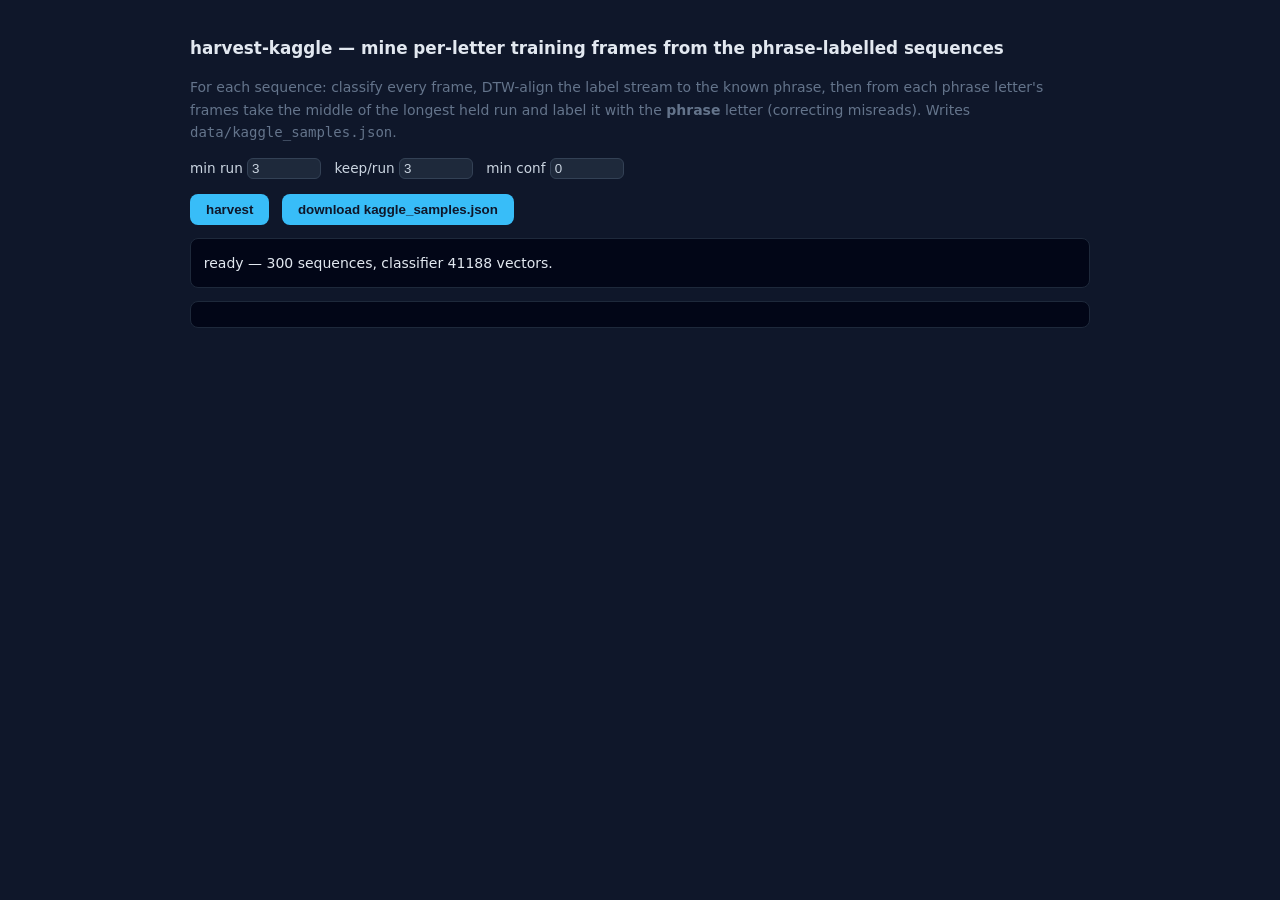
<file: tools/harvest-kaggle.html>
<!doctype html>
<html lang="en">
<head>
<meta charset="utf-8" />
<meta name="viewport" content="width=device-width, initial-scale=1" />
<title>harvest-kaggle — weakly-supervised per-letter samples</title>
<style>
  body { margin: 0; padding: 1.5rem; max-width: 900px; margin-inline: auto;
    font: 14px/1.6 system-ui, sans-serif; background: #0f172a; color: #e2e8f0; }
  h1 { font-size: 1.05rem; } code { font-family: ui-monospace, Menlo, Consolas, monospace; }
  button { background: #38bdf8; color: #0f172a; border: 0; border-radius: 8px;
    padding: 0.5rem 1rem; font-weight: 600; cursor: pointer; margin-right: 0.5rem; }
  .out { margin-top: 0.8rem; padding: 0.8rem; background: #020617; border: 1px solid #1e293b;
    border-radius: 8px; white-space: pre-wrap; }
  label { font-size: 0.85rem; color: #cbd5e1; }
  input[type=number] { width: 4rem; background: #1e293b; color: inherit;
    border: 1px solid #334155; border-radius: 6px; padding: 2px 4px; }
</style>
</head>
<body>
<h1>harvest-kaggle — mine per-letter training frames from the phrase-labelled sequences</h1>
<p style="color:#64748b">
For each sequence: classify every frame, DTW-align the label stream to the known
phrase, then from each phrase letter's frames take the middle of the longest
held run and label it with the <b>phrase</b> letter (correcting misreads).
Writes <code>data/kaggle_samples.json</code>.</p>

<p>
  <label>min run <input id="minrun" type="number" value="3" /></label>
  &nbsp; <label>keep/run <input id="keep" type="number" value="3" /></label>
  &nbsp; <label>min conf <input id="minconf" type="number" step="0.05" value="0" /></label>
</p>
<button id="run">harvest</button>
<button id="dl" disabled>download kaggle_samples.json</button>
<div class="out" id="status">loading…</div>
<div class="out" id="result"></div>

<script type="module">
import { normalizeLandmarks } from "../js/normalize.js";
import { loadDataset } from "../js/dataset.js";
import { createClassifier } from "../js/knn.js";
import { LETTERS, USE_EXTENDED_FEATURES, KNN_K } from "../js/config.js";

const $ = (id) => document.getElementById(id);
let clf, seqs;
const LETSET = new Set(LETTERS); // 24, no J/Z

// DTW: frame-label stream -> phrase-letter stream. down/diag cost = 0/1 by
// match; left (skip a phrase letter) is expensive so every letter gets frames.
function align(frameLabels, phrase) {
  const n = frameLabels.length, m = phrase.length;
  const D = Array.from({ length: n + 1 }, () => new Float64Array(m + 1).fill(1e9));
  D[0][0] = 0;
  for (let i = 1; i <= n; i++) D[i][0] = 1e9;
  for (let j = 1; j <= m; j++) D[0][j] = j * 2;
  for (let i = 1; i <= n; i++)
    for (let j = 1; j <= m; j++) {
      const c = frameLabels[i - 1] === phrase[j - 1] ? 0 : 1;
      D[i][j] = Math.min(
        D[i - 1][j] + c,       // hold: another frame on this letter
        D[i - 1][j - 1] + c,   // advance both
        D[i][j - 1] + 2        // skip this phrase letter (penalised)
      );
    }
  const map = new Int32Array(n);
  let i = n, j = m;
  while (i > 0 && j > 0) {
    map[i - 1] = j - 1;
    const a = D[i - 1][j - 1], b = D[i - 1][j], cc = D[i][j - 1];
    if (a <= b && a <= cc) { i--; j--; }
    else if (b <= cc) i--;
    else j--;
  }
  while (i > 0) { map[--i] = 0; }
  return map;
}

async function boot() {
  const ds = await loadDataset("../data/dataset.json");
  clf = createClassifier(
    ds.samples.filter((s) => LETSET.has(s.label)).map((s) => ({ label: s.label, v: s.v })),
    { k: KNN_K }
  );
  seqs = (await fetch("../data/fs_sequences.json").then((r) => r.json())).sequences;
  $("status").textContent = `ready — ${seqs.length} sequences, classifier ${clf.size} vectors.`;
}

$("run").addEventListener("click", () => {
  const minRun = Number($("minrun").value) || 3;
  const keepN = Number($("keep").value) || 3;
  const minConf = Number($("minconf").value) || 0;
  $("result").textContent = "harvesting…";
  setTimeout(() => {
    const t0 = performance.now();
    const rows = [];
    const perLetter = {};
    let corrected = 0, agreed = 0;
    for (const s of seqs) {
      const phrase = s.phrase.toUpperCase().replace(/[^A-Z]/g, "").split("")
        .filter((L) => LETSET.has(L));
      if (!phrase.length) continue;
      // classify every frame
      const F = s.frames.map((fr) => {
        const pts = fr.map(([x, y, z]) => ({ x, y, z }));
        const vec = normalizeLandmarks(pts, { aspect: 1, mirrorX: true, extended: USE_EXTENDED_FEATURES });
        const p = clf.classify(vec);
        return { vec, label: p.label, conf: p.confidence };
      });
      const map = align(F.map((f) => f.label), phrase);
      // group frame indices by phrase position
      const groups = phrase.map(() => []);
      map.forEach((pos, fi) => groups[pos].push(fi));
      phrase.forEach((L, pos) => {
        const idxs = groups[pos];
        if (idxs.length < minRun) return;
        // longest consecutive run with a single predicted label
        let bestS = 0, bestLen = 0, curS = 0;
        for (let k = 1; k <= idxs.length; k++) {
          if (k < idxs.length && F[idxs[k]].label === F[idxs[curS]].label &&
              idxs[k] === idxs[k - 1] + 1) continue;
          const len = k - curS;
          if (len > bestLen) { bestLen = len; bestS = curS; }
          curS = k;
        }
        if (bestLen < minRun) return;
        const runIdx = idxs.slice(bestS, bestS + bestLen);
        const mid = runIdx.slice(1, -1).length ? runIdx.slice(1, -1) : runIdx;
        const step = Math.max(1, Math.floor(mid.length / keepN));
        for (let k = 0; k < mid.length && rows.length < 200000; k += step) {
          const f = F[mid[k]];
          if (f.conf < minConf) continue;
          rows.push({ label: L, v: f.vec.map((n) => Math.round(n * 1e5) / 1e5) });
          perLetter[L] = (perLetter[L] || 0) + 1;
          if (f.label === L) agreed++; else corrected++;
        }
      });
    }
    const ms = Math.round(performance.now() - t0);
    window.__kaggleSamples = {
      created: new Date().toISOString(),
      source: "kaggle asl-fingerspelling, DTW-aligned harvest",
      vectorLength: rows[0]?.v.length ?? 74,
      count: rows.length,
      samples: rows,
    };
    $("dl").disabled = false;
    let html = `${rows.length} samples from ${seqs.length} sequences · ${ms} ms\n`;
    html += `${agreed} agreed with the classifier, ${corrected} corrected a misread\n\n`;
    html += "per letter:\n";
    for (const L of LETTERS)
      html += `  ${L} ${String(perLetter[L] || 0).padStart(4)}${(perLetter[L] || 0) < 20 ? "  <- thin" : ""}\n`;
    $("result").textContent = html;
  }, 20);
});

$("dl").addEventListener("click", () => {
  const blob = new Blob([JSON.stringify(window.__kaggleSamples)], { type: "application/json" });
  const a = document.createElement("a");
  a.href = URL.createObjectURL(blob);
  a.download = "kaggle_samples.json";
  a.click();
});

boot();
</script>
</body>
</html>
</file>
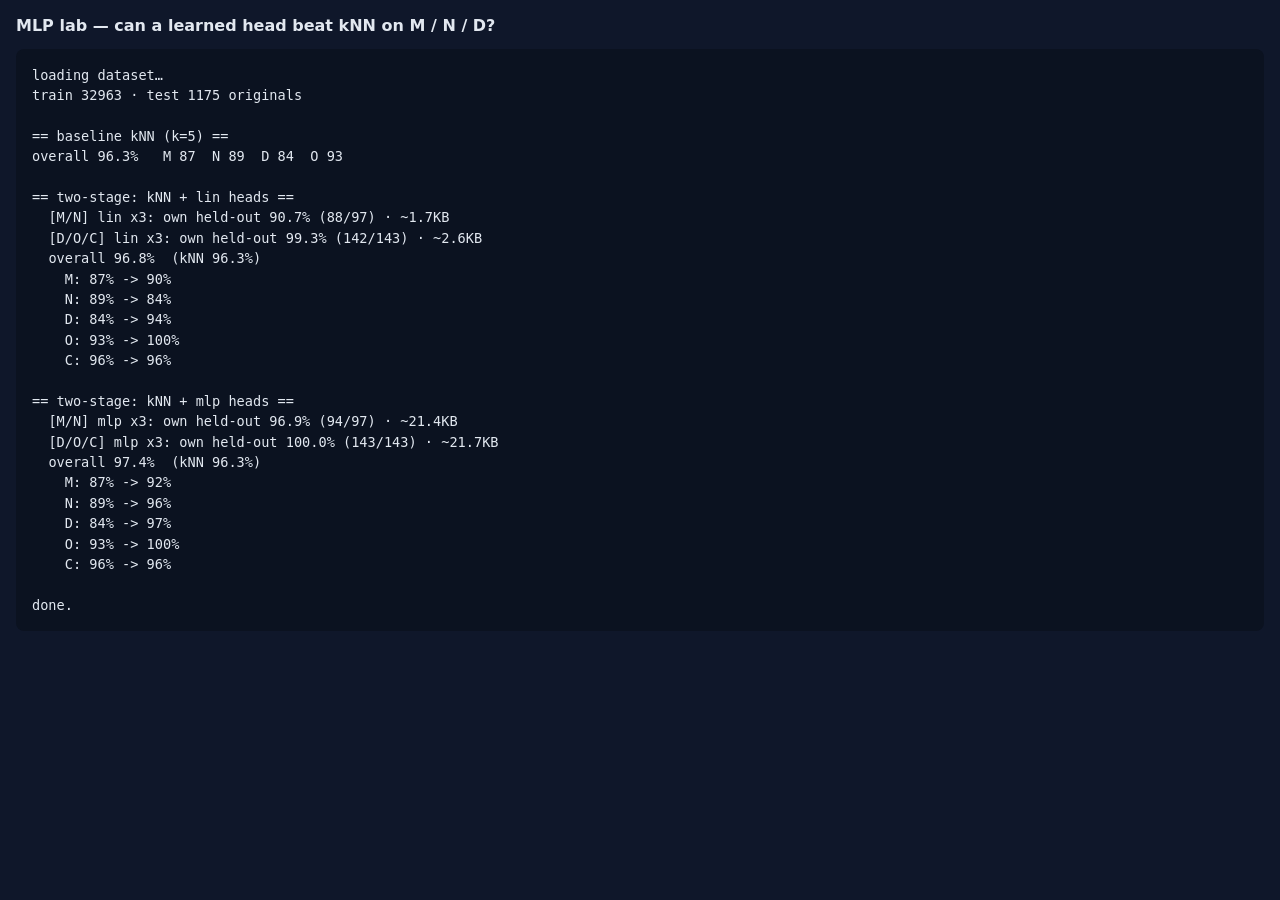
<file: tools/mlp-lab.html>
<!doctype html>
<html lang="en">
<head>
  <meta charset="utf-8" />
  <title>MLP lab — M/N/D</title>
  <style>
    body { margin: 1rem; background: #0f172a; color: #e2e8f0;
      font: 0.85rem/1.5 ui-monospace, SFMono-Regular, Menlo, monospace; }
    h1 { font: 600 1rem system-ui; }
    pre { white-space: pre-wrap; background: #0b1220; padding: 1rem; border-radius: 8px; }
  </style>
</head>
<body>
  <h1>MLP lab — can a learned head beat kNN on M / N / D?</h1>
  <pre id="log"></pre>
  <script type="module" src="mlp-lab.js"></script>
</body>
</html>
</file>
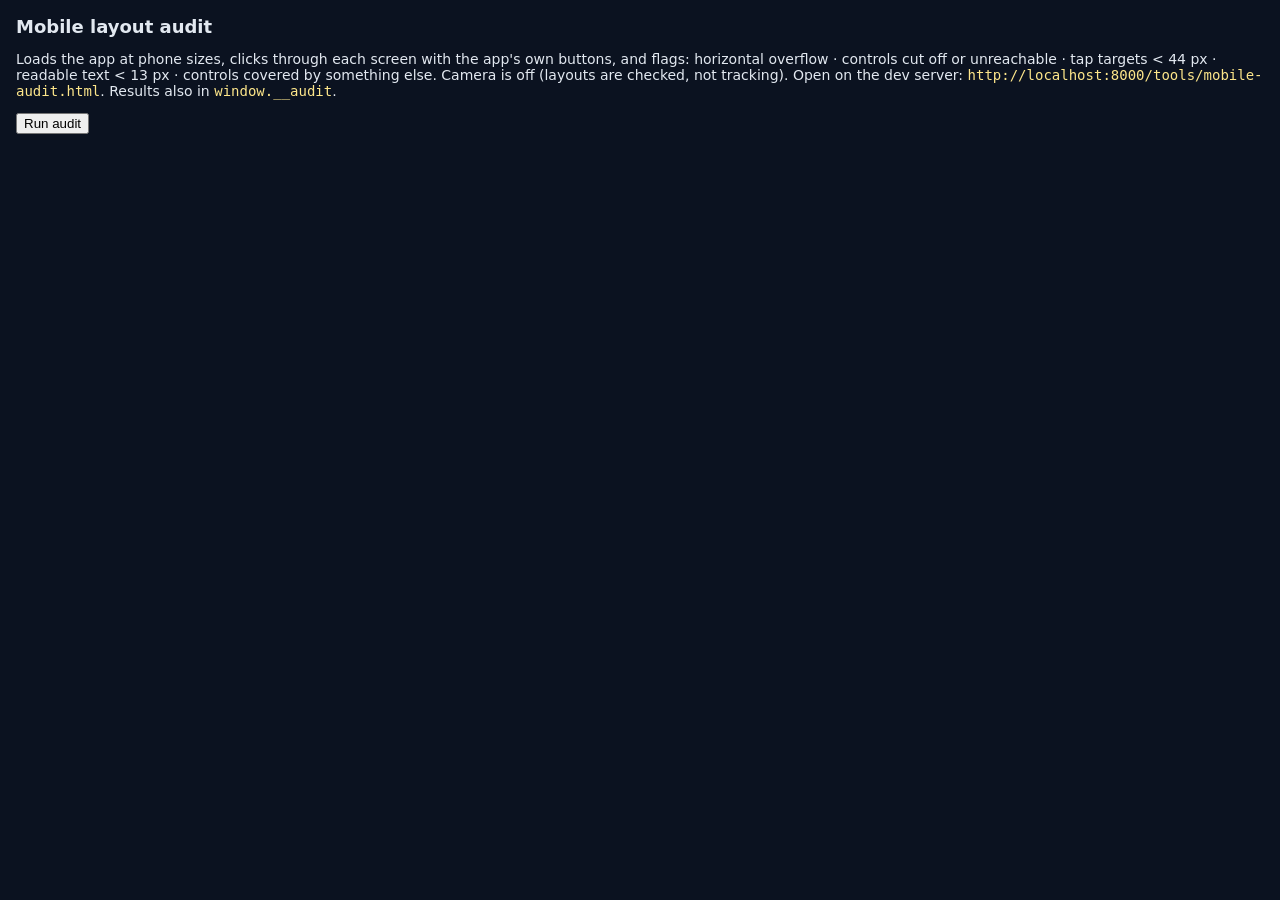
<file: tools/mobile-audit.html>
<!doctype html>
<html lang="en">
<head>
<meta charset="utf-8" />
<meta name="viewport" content="width=device-width, initial-scale=1" />
<title>Mobile layout audit</title>
<style>
  body { font: 14px system-ui, sans-serif; background: #0b1220; color: #e2e8f0; margin: 16px; }
  h1 { font-size: 18px; }
  table { border-collapse: collapse; margin: 12px 0; }
  th, td { border: 1px solid #334155; padding: 4px 8px; text-align: left; vertical-align: top; }
  td.ok { color: #86efac; } td.bad { color: #fca5a5; }
  .frames { display: flex; gap: 16px; flex-wrap: wrap; align-items: flex-start; }
  .frames figure { margin: 0; }
  .frames iframe { border: 2px solid #334155; border-radius: 12px; background: #000; }
  details { margin: 4px 0; } code { color: #fde68a; }
</style>
</head>
<body>
<h1>Mobile layout audit</h1>
<p>Loads the app at phone sizes, clicks through each screen with the app's own buttons, and flags:
horizontal overflow · controls cut off or unreachable · tap targets &lt; 44 px · readable text &lt; 13 px ·
controls covered by something else. Camera is off (layouts are checked, not tracking).
Open on the dev server: <code>http://localhost:8000/tools/mobile-audit.html</code>. Results also in <code>window.__audit</code>.</p>
<p><button id="run" type="button">Run audit</button> <span id="status"></span></p>
<div id="out"></div>
<div class="frames" id="frames"></div>
<script type="module" src="mobile-audit.js"></script>
</body>
</html>
</file>
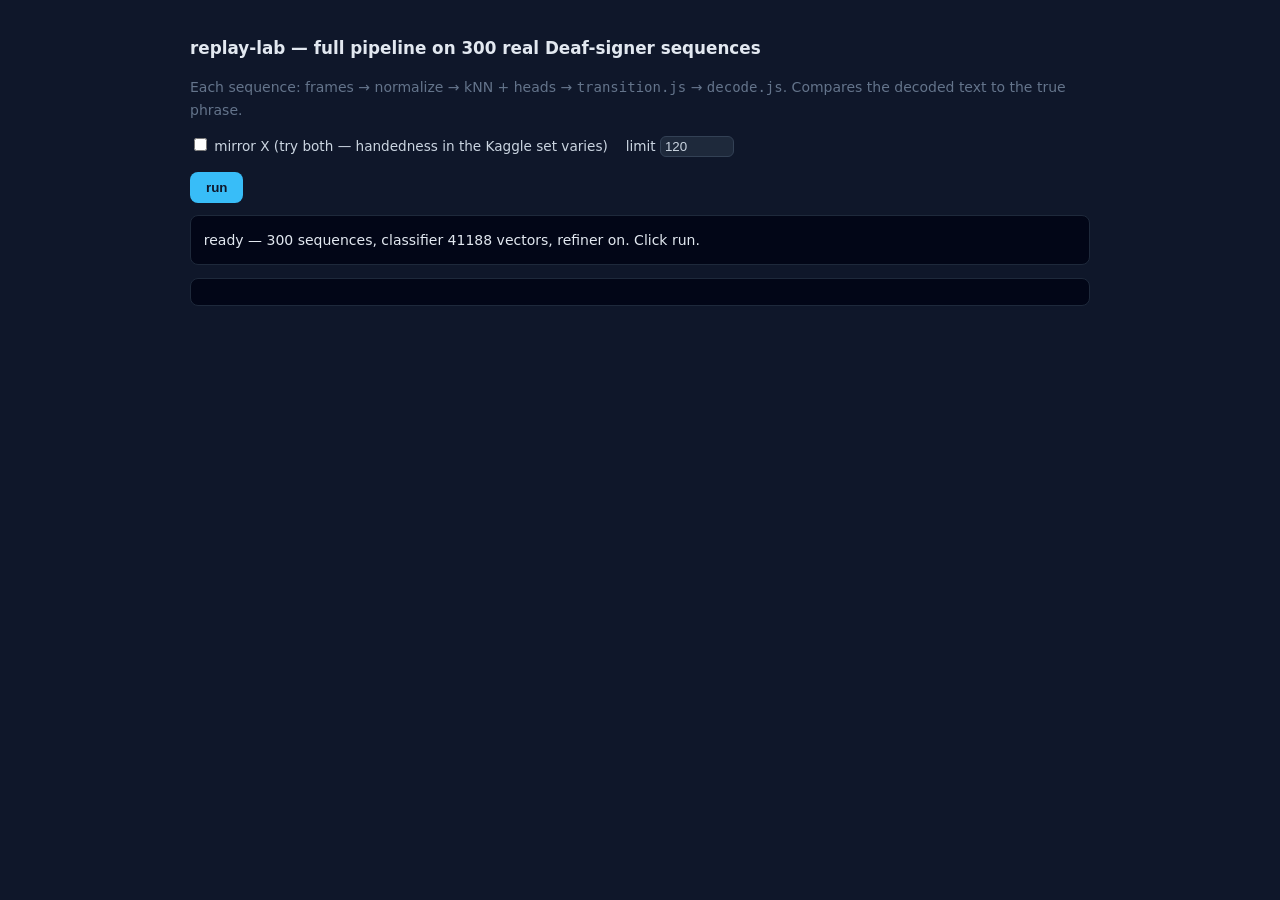
<file: tools/replay-lab.html>
<!doctype html>
<html lang="en">
<head>
<meta charset="utf-8" />
<meta name="viewport" content="width=device-width, initial-scale=1" />
<title>replay-lab — real Kaggle sequences</title>
<style>
  body { margin: 0; padding: 1.5rem; max-width: 900px; margin-inline: auto;
    font: 14px/1.6 system-ui, sans-serif; background: #0f172a; color: #e2e8f0; }
  h1 { font-size: 1.05rem; } h2 { font-size: 0.9rem; color: #93c5fd; margin-top: 1.4rem; }
  code, .mono { font-family: ui-monospace, Menlo, Consolas, monospace; }
  button { background: #38bdf8; color: #0f172a; border: 0; border-radius: 8px;
    padding: 0.5rem 1rem; font-weight: 600; cursor: pointer; }
  label { font-size: 0.85rem; color: #cbd5e1; }
  .out { margin-top: 0.8rem; padding: 0.8rem; background: #020617; border: 1px solid #1e293b;
    border-radius: 8px; white-space: pre-wrap; }
  table { border-collapse: collapse; width: 100%; margin-top: 0.6rem; font-size: 0.85rem; }
  th, td { text-align: left; padding: 0.4rem 0.7rem; border-bottom: 1px solid #1e293b; }
  th { color: #94a3b8; } td.mono { font-variant-numeric: tabular-nums; }
  .good { color: #4ade80; } .dim { color: #64748b; } .bad { color: #f87171; }
</style>
</head>
<body>
<h1>replay-lab — full pipeline on 300 real Deaf-signer sequences</h1>
<p class="dim">Each sequence: frames → normalize → kNN + heads → <code>transition.js</code> →
<code>decode.js</code>. Compares the decoded text to the true phrase.</p>

<p>
  <label><input type="checkbox" id="mirror" /> mirror X (try both — handedness in the Kaggle set varies)</label>
  &nbsp;&nbsp;
  <label>limit <input id="lim" type="number" value="120" style="width:4rem;background:#1e293b;color:inherit;border:1px solid #334155;border-radius:6px;padding:2px 4px" /></label>
</p>
<button id="run">run</button>
<div class="out" id="status">loading modules + data…</div>
<div class="out" id="result"></div>

<script type="module">
import { normalizeLandmarks } from "../js/normalize.js";
import { loadDataset } from "../js/dataset.js";
import { createClassifier } from "../js/knn.js";
import { loadRefiner } from "../js/heads.js";
import { createTransitionMatcher } from "../js/transition.js";
import { buildLexicon, createDecoder, mergeConfusion } from "../js/decode.js";
import { LETTERS, USE_EXTENDED_FEATURES, KNN_K, MIN_CONFIDENCE } from "../js/config.js";

const $ = (id) => document.getElementById(id);
let clf, refiner, decoder, seqs;

const cat = (p) =>
  /^[+0-9][-0-9 ]*$/.test(p) ? "phone/number"
  : /^\d/.test(p) ? "address"
  : /_/.test(p) || p.split(" ").length <= 2 ? "name"
  : "words";

// greedy word-accuracy + exact
function wordAcc(pred, truth) {
  const p = pred.slice(); let hit = 0;
  for (const w of truth) { const k = p.indexOf(w); if (k >= 0) { hit++; p.splice(k, 1); } }
  return hit / Math.max(truth.length, 1);
}

async function boot() {
  const [ds, ref, wl, cf, sq] = await Promise.all([
    loadDataset("../data/dataset.json"),
    loadRefiner("../js/heads.json").catch(() => null),
    fetch("../data/words25k.txt").then((r) => r.text()),
    fetch("../data/confusion.json").then((r) => r.json()).catch(() => null),
    fetch("../data/fs_sequences.json").then((r) => r.json()),
  ]);
  const keep = new Set(LETTERS);
  clf = createClassifier(ds.samples.filter((s) => keep.has(s.label)).map((s) => ({ label: s.label, v: s.v })), { k: KNN_K });
  refiner = ref;
  decoder = createDecoder(buildLexicon(wl), { confusion: cf ? mergeConfusion(cf) : undefined });
  seqs = sq.sequences;
  $("status").textContent =
    `ready — ${seqs.length} sequences, classifier ${clf.size} vectors, refiner ${refiner ? "on" : "off"}. Click run.`;
}

$("run").addEventListener("click", () => {
  const mirrorX = $("mirror").checked;
  const lim = Math.min(Number($("lim").value) || 120, seqs.length);
  $("result").textContent = "running…";
  setTimeout(() => {
    const t0 = performance.now();
    const byCat = {};
    let dSum = 0, bSum = 0, exact = 0, n = 0;
    const examples = [];
    for (let i = 0; i < lim; i++) {
      const s = seqs[i];
      const tr = createTransitionMatcher();
      const letters = [];
      let t = 0;
      for (const fr of s.frames) {
        const pts = fr.map(([x, y, z]) => ({ x, y, z }));
        const vec = normalizeLandmarks(pts, { aspect: 1, mirrorX, extended: USE_EXTENDED_FEATURES });
        let pred = clf.classify(vec);
        if (pred && refiner) {
          const rl = refiner.refine(vec, pred.label);
          if (rl !== pred.label) pred = { ...pred, label: rl };
        }
        t += 33;
        tr.push(pts, pred ? { label: pred.label, confidence: pred.confidence } : null, t);
        const e = tr.read();
        if (e) letters.push({ letter: e.letter, conf: e.conf });
      }
      const decoded = decoder.decode(letters).text;
      const rawStr = letters.map((l) => l.letter).join("").toLowerCase();
      const truth = s.phrase.toLowerCase().replace(/[/_]/g, " ").split(/\s+/).filter(Boolean);
      const dW = wordAcc(decoded.split(/\s+/).filter(Boolean), truth);
      const bW = wordAcc(decoder.segment(rawStr), truth);
      const ex = decoded === truth.join(" ");
      dSum += dW; bSum += bW; exact += ex ? 1 : 0; n++;
      const c = cat(s.phrase);
      (byCat[c] = byCat[c] || { d: 0, n: 0 }).d += dW; byCat[c].n++;
      if (examples.length < 10) examples.push({ truth: s.phrase, raw: rawStr, decoded });
    }
    const ms = Math.round(performance.now() - t0);
    let html = `<b>mirrorX=${mirrorX}</b> · ${n} sequences · ${ms} ms (${Math.round(ms / n)} ms/seq)\n\n`;
    html += `decoder word accuracy   <span class="good">${(100 * dSum / n).toFixed(1)}%</span>\n`;
    html += `baseline (no correction) <span class="dim">${(100 * bSum / n).toFixed(1)}%</span>\n`;
    html += `exact phrase             <span class="good">${(100 * exact / n).toFixed(0)}%</span>\n\n`;
    html += `by category:\n`;
    for (const k in byCat) html += `  ${k.padEnd(14)} ${(100 * byCat[k].d / byCat[k].n).toFixed(1)}%  (n=${byCat[k].n})\n`;
    html += `\nexamples:\n`;
    for (const e of examples)
      html += `  want   ${e.truth}\n  raw    <span class="dim">${e.raw}</span>\n  decode <span class="${e.decoded === e.truth.toLowerCase().replace(/[/_]/g,' ') ? 'good' : 'bad'}">${e.decoded}</span>\n\n`;
    $("result").innerHTML = html;
  }, 20);
});

boot();
</script>
</body>
</html>
</file>
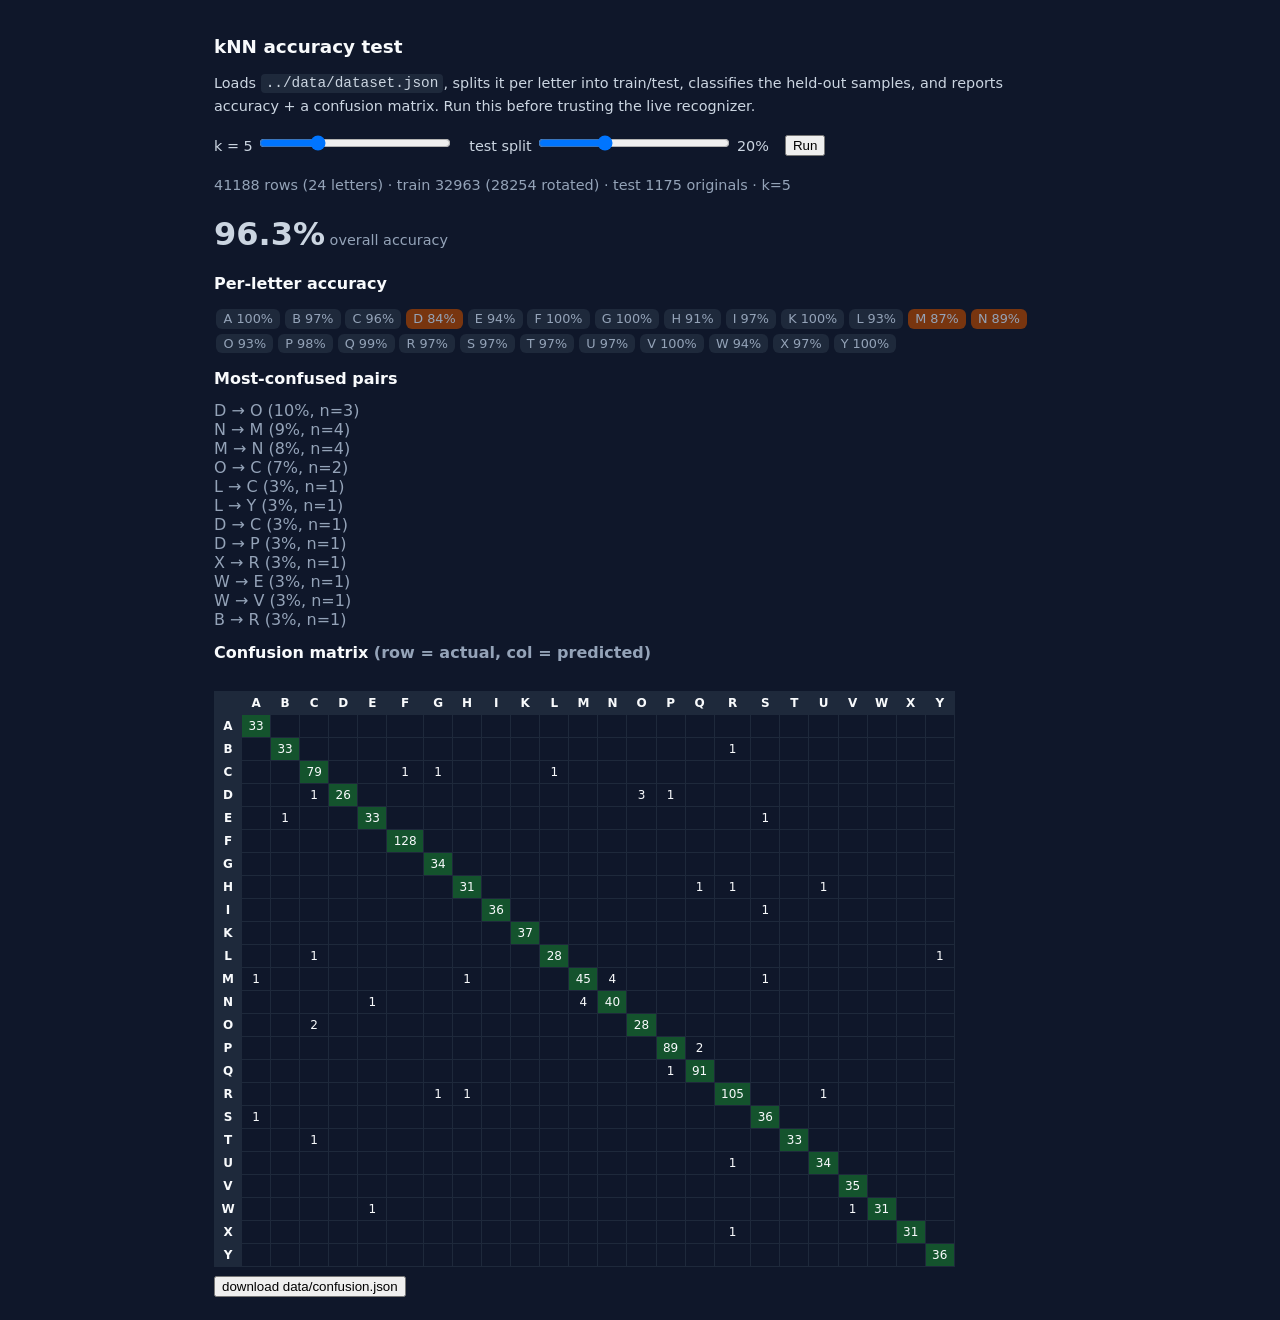
<file: tools/test-knn.html>
<!doctype html>
<html lang="en">
<head>
  <meta charset="utf-8" />
  <meta name="viewport" content="width=device-width, initial-scale=1" />
  <title>kNN accuracy — ASL landmarks</title>
  <style>
    * { box-sizing: border-box; }
    body {
      margin: 0; padding: 1.5rem; max-width: 900px; margin-inline: auto;
      font-family: system-ui, -apple-system, "Segoe UI", Roboto, sans-serif;
      background: #0f172a; color: #f8fafc;
    }
    h1 { font-size: 1.15rem; }
    p, label { color: #cbd5e1; font-size: 0.9rem; line-height: 1.55; }
    code { background: #1e293b; padding: 0.1em 0.35em; border-radius: 4px; }
    .row { display: flex; gap: 1rem; align-items: center; flex-wrap: wrap; margin: 1rem 0; }
    input[type="range"] { width: 12rem; }
    .big { font-size: 2rem; font-weight: 700; }
    .muted { color: #94a3b8; }
    table { border-collapse: collapse; font-size: 0.75rem; margin-top: 1rem; }
    th, td { border: 1px solid #1e293b; padding: 0.25rem 0.4rem; text-align: center; min-width: 1.6rem; }
    th { background: #1e293b; position: sticky; top: 0; }
    td.diag { background: #14532d; }
    td.hot { background: #7f1d1d; }
    .wrap { overflow-x: auto; }
    #perLetter span {
      display: inline-block; margin: 0.15rem; padding: 0.15rem 0.45rem;
      border-radius: 6px; background: #1e293b; font-size: 0.8rem;
    }
    .bad { background: #7f1d1d !important; }
    .warn { background: #78350f !important; }
  </style>
</head>
<body>
  <h1>kNN accuracy test</h1>
  <p>
    Loads <code>../data/dataset.json</code>, splits it per letter into train/test,
    classifies the held-out samples, and reports accuracy + a confusion matrix.
    Run this before trusting the live recognizer.
  </p>

  <div class="row">
    <label>k = <output id="kOut">5</output>
      <input type="range" id="k" min="1" max="15" step="2" value="5" />
    </label>
    <label>test split
      <input type="range" id="split" min="10" max="40" step="5" value="20" />
      <output id="splitOut">20</output>%
    </label>
    <button id="run">Run</button>
  </div>

  <p id="status" class="muted">Waiting…</p>
  <p><span class="big" id="acc">—</span> <span class="muted">overall accuracy</span></p>

  <h2 style="font-size:1rem">Per-letter accuracy</h2>
  <div id="perLetter" class="muted">—</div>

  <h2 style="font-size:1rem">Most-confused pairs</h2>
  <div id="confused" class="muted">—</div>

  <h2 style="font-size:1rem">Confusion matrix <span class="muted">(row = actual, col = predicted)</span></h2>
  <div class="wrap"><table id="matrix"></table></div>

  <script type="module" src="test-knn.js"></script>
</body>
</html>
</file>
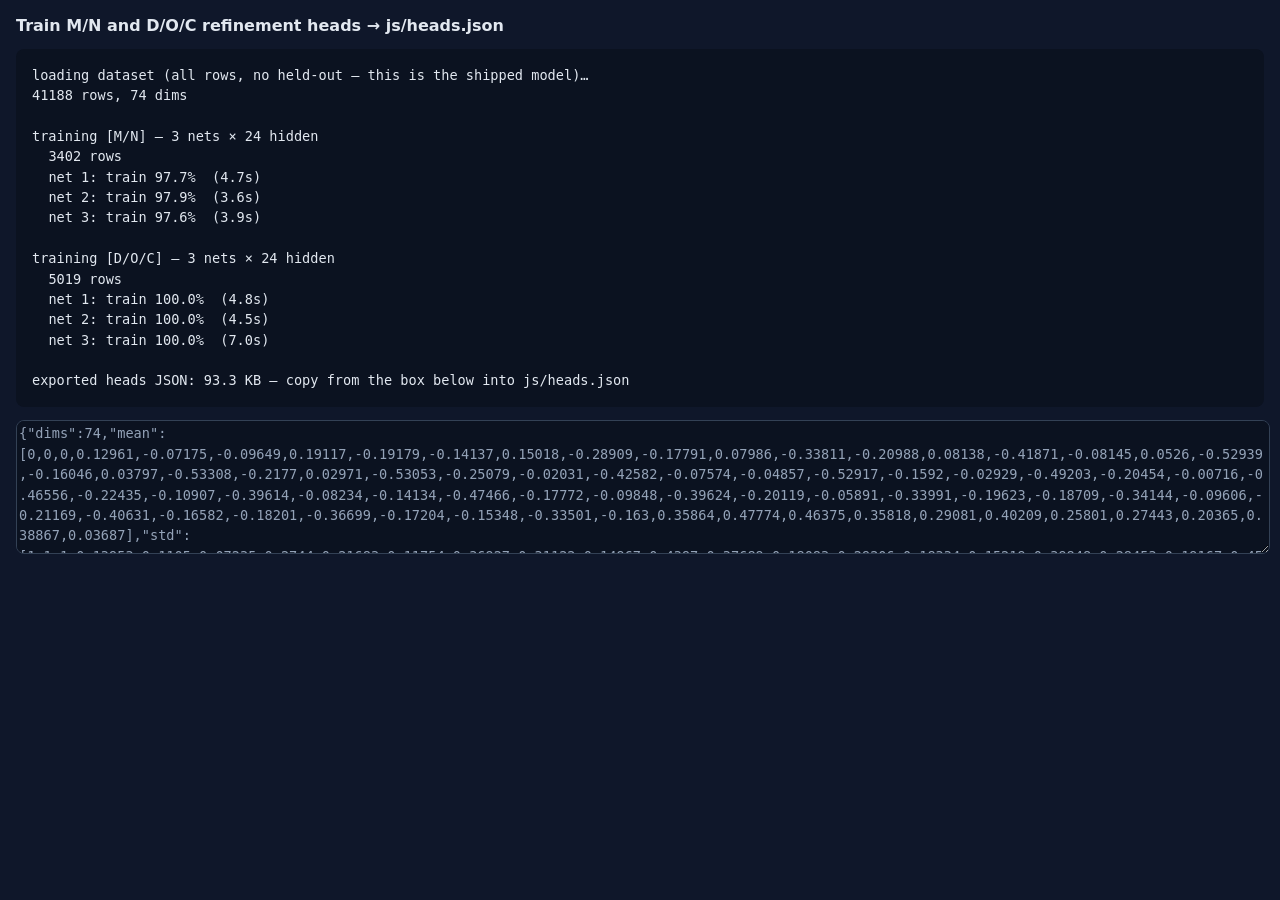
<file: tools/train-heads.html>
<!doctype html>
<html lang="en">
<head>
  <meta charset="utf-8" />
  <title>Train refinement heads</title>
  <style>
    body { margin: 1rem; background: #0f172a; color: #e2e8f0;
      font: 0.85rem/1.5 ui-monospace, SFMono-Regular, Menlo, monospace; }
    h1 { font: 600 1rem system-ui; }
    pre { white-space: pre-wrap; background: #0b1220; padding: 1rem; border-radius: 8px; }
    textarea { width: 100%; height: 8rem; background: #0b1220; color: #94a3b8;
      border: 1px solid #334155; border-radius: 8px; font: inherit; }
  </style>
</head>
<body>
  <h1>Train M/N and D/O/C refinement heads → js/heads.json</h1>
  <pre id="log"></pre>
  <textarea id="out" placeholder="exported JSON appears here"></textarea>
  <script type="module" src="train-heads.js"></script>
</body>
</html>
</file>
<file: css/style.css>
:root {
  --bg: #0f172a;
  --panel: #1e293b;
  --fg: #f8fafc;
  --muted: #94a3b8;
  --line: #334155;
  --accent: #38bdf8;

  --idle: #64748b;
  --busy: #38bdf8;
  --searching: #f59e0b;
  --tracking: #22c55e;
  --error: #f87171;

  --off: #f87171;
  --close: #f59e0b;
  --correct: #22c55e;

  /* the live correction guide's states (js/overlay.js GUIDE_RGB — keep in sync) */
  --guide-good: #38bdf8;
  --guide-close: #fb923c;
  --guide-fix: #ec4899;
  --guide-worst: #fde047;
  --guide-target: #e2e8f0;

  /* ---- visual layer v2: brand amber + effects ramp (2026-09-25) ----------
     Amber is a CHROME + REWARD colour only (hero, CTAs, streak/combo HUD,
     reward blooms, the aurora's warm stops). It must never be a steady tint
     near the hand while the guide is correcting: the app already uses
     amber/orange to mean "close" (--close, --searching, --guide-close) and
     yellow for the worst finger (--guide-worst). Those tokens are NOT
     aliased to these and stay unchanged. Every amber effect also carries a
     shape twin (spark / rise / ring) so hue is never the only cue.
     WCAG ratios measured against --bg #0f172a (and --panel #1e293b). */
  --amber-300: #fcd34d;   /* spark core / highlight: 12.4:1 bg, 10.2:1 panel */
  --amber-400: #fbbf24;   /* MAIN BRAND ACCENT (CTA fill, focus ring, streak chip, hero dye): 10.7:1 bg */
  --gold: #ffc861;        /* reward bloom (new best, mastery): 11.6:1 bg */
  --honey: #e8a33a;       /* aurora middle stop, low-alpha glows: 8.3:1 bg */
  --ember: #b45309;       /* gradient stop / glow shadow ONLY: 3.6:1, never text */
  --amber-ink: #1a1204;   /* text ON amber fills: 11.1:1 on --amber-400 (never white on amber) */
  --amber-glow: rgba(251, 191, 36, 0.35); /* halos, box-shadow */
  --amber-wash: rgba(251, 191, 36, 0.08); /* aurora/background tint ceiling (<= .15 alpha) */
  --bg-deep: #0b0f19;     /* hero backdrop: amber-400 is 11.5:1 on it */
  --calm: var(--accent);  /* #38bdf8 — idle / always-on base hue near the camera */
  --fx-cool: #38bdf8;     /* Challenge intensity ramp x1 ... */
  --fx-electric: #a78bfa; /* ... x2/x3 ... */
  --fx-gold: var(--gold); /* ... x4 */
  --drain: var(--guide-fix); /* draining / low lives: keeps the meaning "needs fixing" */
}

* { box-sizing: border-box; }

/* removes the ~300ms tap delay + double-tap-to-zoom gesture browsers reserve
   on clickable elements by default — this app has no use for either, and a
   camera-driven UI needs taps to register immediately. */
button, [role="button"] { touch-action: manipulation; }

/* author `display` on .reference / .learn / .mode etc. otherwise beats the
   UA [hidden] rule (equal specificity) — make the attribute reliable */
[hidden] { display: none !important; }

html {
  /* soft depth behind the animated bg canvas so it never reads as flat black */
  background:
    radial-gradient(1200px 760px at 50% -12%, #1b2b47, rgba(15, 23, 42, 0) 62%),
    radial-gradient(900px 600px at 100% 110%, #17233c, rgba(15, 23, 42, 0) 55%),
    var(--bg);
  background-attachment: fixed;
}

body {
  margin: 0;
  font-family: system-ui, -apple-system, "Segoe UI", Roboto, sans-serif;
  color: var(--fg);
  -webkit-text-size-adjust: 100%;
  background: transparent; /* the animated <canvas> from js/bg.js shows through */
  /* the app owns exactly one screen: topbar / stage / dock, no page scroll on
     any device. dvh tracks mobile browser chrome. */
  height: 100vh;
  height: 100dvh;
  overflow: hidden;
  /* S4 shell (was flex-column): a grid track can't be pushed to 0 by an
     oversized sibling the way a flex:1 item can be squeezed by flex:none
     siblings — the structural fix for the whole "camera collapses" bug
     family, and what lets `.app-stage` safely claim exactly the room
     that's left after the topbar and the dock, no more and no less.
     Only 3 elements are ever real grid children — everything else in the
     body (toasts, the intro, progress/demo-zoom overlays) is
     `position:fixed`, which takes it out of grid flow entirely. */
  display: grid;
  grid-template-rows: auto minmax(0, 1fr) auto; /* topbar / stage / dock */
}

/* ---- top bar: title + letter picker ------------------------------- */

.topbar {
  flex: none;
  display: flex;
  align-items: center;
  /* column gap tightened (was 1rem) once the tour "?" made six right-side
     items — at ~800px wide "About" wrapped onto its own line; the title
     keeps its breathing room via its own margin below */
  gap: 0.6rem 0.4rem;
  flex-wrap: wrap;
  padding: 0.6rem 1rem;
  padding-top: max(0.6rem, env(safe-area-inset-top)); /* S4: notch/status-bar clearance */
  width: 100%;
  max-width: 1180px;
  margin: 0 auto;
}
.topbar h1 { margin: 0 0.6rem 0 0; font-size: 1rem; font-weight: 700; flex: none; }
.topbar-link {
  margin-left: auto;
  flex: none;
  font: 700 0.8rem system-ui, sans-serif;
  color: var(--muted);
  text-decoration: none;
  padding: 0.3rem 0.6rem;
  border-radius: 8px;
}
.topbar-link:hover { color: var(--fg); background: #0b1220; }
/* two right-aligned topbar items (progress + About) — only the first needs the
   auto margin that pushes the group right; .topbar's own `gap` spaces the rest */
.topbar-link ~ .topbar-link { margin-left: 0; }
.progress-btn {
  background: none;
  /* was `1px solid transparent`, only visible on :hover — on touch there's
     no hover, so it read as plain text, not a button. */
  border: 1px solid var(--line);
  border-radius: 8px;
  cursor: pointer;
  font-family: inherit;
}
@media (hover: hover) and (pointer: fine) {
  .progress-btn:hover { border-color: var(--accent); }
}

/* ---- practice progress: mastery grid + streak --------------- */

.progress-overlay {
  position: fixed;
  inset: 0;
  z-index: 130;
  display: grid;
  place-items: center;
  padding: 1.2rem;
  background: rgba(2, 6, 23, 0.86);
  backdrop-filter: blur(6px);
}
.progress-inner {
  max-width: 26rem;
  width: 100%;
  background: linear-gradient(180deg, #1e293b, #16202f);
  border: 1px solid var(--line);
  border-radius: 18px;
  padding: 1.2rem 1.4rem 1.4rem;
  box-shadow: 0 30px 80px -30px rgba(0, 0, 0, 0.8);
}
.progress-head { display: flex; align-items: center; justify-content: space-between; }
.progress-head h2 { margin: 0; font-size: 1.1rem; }
.progress-streak { margin: 0.2rem 0 0.9rem; color: var(--muted); font-size: 0.85rem; }
.progress-grid {
  display: grid;
  grid-template-columns: repeat(7, 1fr);
  gap: 0.4rem;
  margin-bottom: 0.8rem;
}
.pg-cell {
  aspect-ratio: 1;
  display: grid;
  place-items: center;
  border-radius: 8px;
  font: 700 0.85rem system-ui, sans-serif;
  background: #1f2b3d;
  color: var(--muted);
  border: 1px solid rgba(148, 163, 184, 0.18);
}
.pg-cell.started { background: rgba(56, 189, 248, 0.28); color: #e0f2fe; border-color: rgba(56, 189, 248, 0.4); }
.pg-cell.mastered { background: #22c55e; color: #04140a; border-color: #22c55e; }
.progress-legend { margin: 0; font-size: 0.78rem; color: var(--muted); display: flex; align-items: center; gap: 0.3rem; flex-wrap: wrap; }
.pg-dot { display: inline-block; width: 0.7rem; height: 0.7rem; border-radius: 3px; margin-left: 0.6rem; }
.pg-dot:first-child { margin-left: 0; }
.pg-dot.pg-mastered { background: #22c55e; }
.pg-dot.pg-started { background: rgba(56, 189, 248, 0.5); }
.pg-dot.pg-none { background: #1f2b3d; border: 1px solid rgba(148, 163, 184, 0.18); }
@media (max-width: 520px) { .topbar-link { margin-left: 0; } }

/* segmented toggles — Practice/Challenge (header) and Free pick/A→Z (learn bar) */
.mode,
.submode {
  flex: none;
  display: inline-flex;
  flex-wrap: wrap;
  padding: 3px;
  border-radius: 11px;
  background: #0b1220;
  border: 1px solid var(--line);
  box-shadow: 0 2px 10px -4px rgba(0, 0, 0, 0.5);
}
.mode-btn,
.submode button {
  border: 0;
  background: transparent;
  color: var(--muted);
  font: 700 0.85rem system-ui, sans-serif;
  padding: 0.4rem 0.95rem;
  border-radius: 9px;
  cursor: pointer;
  transition: background 0.15s, color 0.15s;
}
.submode button { font-size: 0.8rem; padding: 0.36rem 0.8rem; }
.mode-btn.on,
.submode button.on {
  background: linear-gradient(180deg, #7dd3fc, var(--accent));
  color: #0b1220;
  box-shadow: 0 4px 14px -4px rgba(56, 189, 248, 0.6);
}
@media (max-width: 520px) {
  .topbar h1 { font-size: 0.9rem; width: 100%; }
}
@media (max-width: 400px) {
  .mode-btn { padding: 0.36rem 0.62rem; font-size: 0.8rem; }
}

/* S4 shell: the grid's single "stage" row (topbar and dock are the other
   two) — wraps the Practice letter picker (.learn) and .workspace so BOTH
   fit inside exactly the room the grid track gives this row. `min-height:0`
   is what lets a grid item shrink below its content size at all (grid items
   default to `min-height:auto`, same trap flex items have); without it a
   tall .learn (many wrapped chips) could still force this row taller than
   the track and squeeze .workspace from the bottom, undoing the whole point
   of the grid rewrite one level down. Same flex-column shape body itself
   used to be, just nested one level deeper now that body is the grid. */
.app-stage {
  display: flex;
  flex-direction: column;
  min-height: 0;
  overflow: hidden;
}

.learn {
  flex: none;
  display: flex;
  align-items: center;
  gap: 0.45rem 0.6rem;
  flex-wrap: wrap;
  width: 100%;
  max-width: 1180px;
  margin: 0 auto;
  padding: 0 1rem 0.5rem;
}
.chips {
  /* was `flex: 1` (= flex-basis: 0%), which never wraps onto its own line —
     it just grows into whatever's left beside .submode. On a 360px phone
     that left ~81px for 26 chips: 2/row, 13 rows, ~494px tall on first load,
     before a letter is even picked. flex-basis:100% forces its own row;
     the grid + max-height bounds it instead of letting it own the screen. */
  display: grid;
  grid-template-columns: repeat(auto-fit, minmax(2.6rem, 1fr));
  gap: 0.3rem;
  flex: 1 1 100%;
  min-width: 0;
  max-height: 30svh;
  overflow-x: hidden; /* setting only overflow-y makes some browsers auto-enable x too */
  overflow-y: auto;
  overscroll-behavior: contain;
}
/* once a letter is chosen the grid collapses to a compact strip */
.learn-current { display: none; font-size: 1.25rem; font-weight: 800; color: var(--accent); min-width: 1.2em; text-align: center; }
.step-btn {
  display: none;
  border: 1px solid var(--line);
  background: var(--panel);
  color: var(--fg);
  border-radius: 7px;
  width: 1.9rem;
  height: 1.9rem;
  font-size: 1.1rem;
  line-height: 1;
  cursor: pointer;
}
.step-btn:active { transform: scale(0.92); }
.learn.compact .chips { display: none; }
.learn.compact .learn-current { display: inline-block; }
.learn.compact .step-btn { display: inline-block; }
.learn.compact[data-run="on"] .step-btn { display: none; }
/* only shown mid-run (A→Z or Review) — free-pick has nothing to skip past */
.az-skip {
  flex: none;
  border: 1px solid var(--line);
  background: var(--panel);
  color: var(--muted);
  border-radius: 999px;
  padding: 0.25rem 0.7rem;
  font: 700 0.78rem system-ui, sans-serif;
  cursor: pointer;
}
.az-skip:active { transform: scale(0.94); }
.az-progress {
  flex: none;
  font: 800 0.85rem system-ui, sans-serif;
  color: var(--accent);
  letter-spacing: 0.02em;
  padding: 0.2rem 0.55rem;
  border-radius: 999px;
  background: rgba(56, 189, 248, 0.14);
}
/* only shown during a bounded run (A→Z or Review) — free-pick is meant to
   teach, so hiding help there would defeat its point. */
.blind-toggle {
  flex: none;
  font-size: 0.78rem;
  color: var(--muted);
  display: inline-flex;
  align-items: center;
  gap: 0.35rem;
  cursor: pointer;
}
.learn[data-run="on"] .chip.done {
  background: linear-gradient(180deg, #22c55e, #15803d);
  border-color: #22c55e;
  color: #dcfce7;
}
.learn[data-run="on"] .chip.clear { display: none; }
.chip.clear {
  width: auto;
  padding: 0 0.6rem;
  font-size: 0.72rem;
  font-weight: 700;
}
.chip {
  flex: none;
  /* was a fixed 2.1rem (33.6px) — under the 44px touch-target guideline.
     width:100% fills its grid cell (.chips is now a grid, see above);
     .chip.clear overrides width to auto so it's unaffected here. */
  width: 100%;
  min-height: 44px;
  border-radius: 8px;
  border: 1px solid var(--line);
  background: linear-gradient(180deg, #223048, #1a2434);
  color: var(--fg);
  font: 700 0.88rem system-ui, sans-serif;
  cursor: pointer;
  transition: transform 0.12s ease, box-shadow 0.14s ease, background 0.14s, color 0.14s;
}
@media (hover: hover) and (pointer: fine) {
  .chip:hover { border-color: var(--accent); transform: translateY(-2px); }
}
.chip:active { transform: translateY(0) scale(0.92); }
.chip.on {
  background: linear-gradient(180deg, #7dd3fc, var(--accent));
  border-color: #7dd3fc;
  color: #0b1220;
  transform: scale(1.12);
  box-shadow: 0 0 0 3px rgba(56, 189, 248, 0.28), 0 6px 16px -4px rgba(56, 189, 248, 0.5);
}
.chip.clear {
  border-color: var(--line);
  color: var(--muted);
  background: var(--panel);
  height: 1.7rem;
  align-self: center;
}

/* ---- workspace: camera + reference panel ------------------------ */
/* fills the space between header and controls on ANY screen. the camera box
   flexes to whatever room is left; the video + overlay canvas both cover it,
   so the device / camera aspect ratio never forces a scroll or a letterbox. */

.workspace {
  flex: 1;
  min-height: 0;
  width: 100%;
  max-width: 1480px; /* was 1180 — big screens left the camera + reference
                         cramped in the middle with empty margins */
  margin: 0 auto;
  padding: 0.2rem 1rem 0;
  display: flex;
  gap: 0.9rem;
  /* default (portrait / narrow): camera stacked over the reference strip */
  flex-direction: column;
  /* S4b: the containing block for .reference's bottom-sheet positioning
     (mobile/portrait only — see .reference) */
  position: relative;
}

/* (phone pass 2026-09-25: the side-by-side layout now starts at 340 px tall,
   was 420 — phones held sideways are ~360-430 px tall and got the stacked
   portrait layout, squeezing the camera into a ~130 px strip) */
/* landscape / desktop: camera left, reference card right, both centred in the
   row. the camera keeps a natural 4:3 shape (height drives it) so a normal
   webcam isn't cropped to a near-square — it just gets as big as the row
   allows, then the whole group is centred instead of stretched edge to edge. */
@media (min-width: 700px) and (min-height: 340px) and (orientation: landscape) {
  .workspace {
    flex-direction: row;
    align-items: center;
    justify-content: center;
    padding-bottom: 0.2rem;
  }
}

.viewport {
  position: relative;
  flex: 1 1 auto;
  /* was 0 — with .reference now allowed to shrink (above) rather than being
     `flex:none`, the camera needs its own floor or a tall .reference could
     still take everything. 34svh keeps a usable camera view on any phone. */
  min-height: 34svh;
  min-width: 0;
  --hold: 0;
  background: #020617;
  border-radius: 18px;
  overflow: hidden;
  box-shadow:
    inset 0 0 0 3px transparent,
    0 20px 50px -24px rgba(0, 0, 0, 0.7),
    0 0 0 1px rgba(148, 163, 184, 0.08);
  transition: box-shadow 0.22s ease, transform 0.22s ease;
}

/* landscape / desktop: a true 4:3 camera box, driven by the room the row has
   after the header + learn bar + controls, capped so it never sprawls and
   shrinks on smaller windows. MUST come after the base `.viewport` rule —
   equal specificity, source order decides. */
@media (min-width: 700px) and (min-height: 340px) and (orientation: landscape) {
  .viewport {
    flex: 0 1 auto;
    width: min(100%, calc((100dvh - 150px) * 4 / 3), 900px);
    height: auto;
    max-height: calc(100dvh - 130px);
    aspect-ratio: 4 / 3;
  }
}
/* fallback for browsers without dvh (older Safari): plain vh */
@supports not (height: 100dvh) {
  @media (min-width: 700px) and (min-height: 340px) and (orientation: landscape) {
    .viewport { width: min(100%, calc((100vh - 150px) * 4 / 3), 900px); max-height: calc(100vh - 130px); }
  }
}
/* "charge" bar along the bottom while you hold a completed sign — fills over
   HOLD_MS, then the reward fires. Invisible at --hold: 0. */
.viewport::before {
  content: "";
  position: absolute;
  left: 0;
  bottom: 0;
  height: 4px;
  width: calc(var(--hold) * 100%);
  background: linear-gradient(90deg, #22c55e, #86efac);
  box-shadow: 0 0 12px 2px rgba(34, 197, 94, 0.7);
  z-index: 40;
  pointer-events: none;
  transition: width 0.1s linear;
}
/* B3 liquid fill: the same bar, taller, with a turbulence-displaced "liquid"
   top edge (an SVG feTurbulence mask, CSS/SVG only) that flows sideways.
   The flow animation only runs while --hold > 0 matters visually (the bar
   is 0 px wide otherwise, so nothing repaints). Static under reduced motion. */
@supports (mask-image: url("data:image/svg+xml,")) or (-webkit-mask-image: url("data:image/svg+xml,")) {
  .viewport::before {
    height: 9px;
    --liquid: url("data:image/svg+xml,%3Csvg xmlns='http://www.w3.org/2000/svg' width='120' height='9'%3E%3Cfilter id='t' x='0' y='0' width='1' height='1'%3E%3CfeTurbulence type='fractalNoise' baseFrequency='0.045 0.3' numOctaves='2' seed='4' stitchTiles='stitch'/%3E%3CfeDisplacementMap in='SourceGraphic' scale='7' yChannelSelector='G'/%3E%3C/filter%3E%3Crect x='-10' y='3' width='140' height='12' fill='%23000' filter='url(%23t)'/%3E%3C/svg%3E");
    -webkit-mask-image: var(--liquid);
    mask-image: var(--liquid);
    -webkit-mask-size: 120px 9px;
    mask-size: 120px 9px;
    -webkit-mask-repeat: repeat-x;
    mask-repeat: repeat-x;
    box-shadow: none;
    background: linear-gradient(180deg, #86efac, #22c55e 60%, #16a34a);
  }
  /* perf (owner: lag spikes): the flow only runs while a hold is filling —
     it used to animate mask-position (main-thread paint) forever, and a
     drop-shadow filter re-rendered with it */
  .viewport.holding::before { animation: liquid-flow 1.4s linear infinite; }
}
@keyframes liquid-flow { from { -webkit-mask-position: 0 0; mask-position: 0 0; } to { -webkit-mask-position: 120px 0; mask-position: 120px 0; } }
@media (prefers-reduced-motion: reduce) { .viewport::before { animation: none; } }
:root[data-fx="off"] .viewport::before { animation: none; }
/* gentle life before the camera is even on */
.viewport[data-state="idle"] {
  animation: vp-idle-breathe 4.4s ease-in-out infinite;
}
@keyframes vp-idle-breathe {
  0%, 100% {
    box-shadow:
      inset 0 0 0 3px rgba(56, 189, 248, 0.06),
      0 20px 50px -24px rgba(0, 0, 0, 0.7),
      0 0 34px -18px rgba(56, 189, 248, 0.35);
  }
  50% {
    box-shadow:
      inset 0 0 0 3px rgba(56, 189, 248, 0.14),
      0 20px 50px -24px rgba(0, 0, 0, 0.7),
      0 0 60px -12px rgba(56, 189, 248, 0.55);
  }
}
.viewport[data-match="off"] {
  box-shadow: inset 0 0 0 4px var(--off), 0 0 34px -6px rgba(248, 113, 113, 0.45);
}
.viewport[data-match="close"] {
  box-shadow: inset 0 0 0 5px var(--close), 0 0 40px -4px rgba(245, 158, 11, 0.5);
}
.viewport[data-match="correct"] {
  box-shadow: inset 0 0 0 6px var(--correct), 0 0 55px 0 rgba(34, 197, 94, 0.6);
}
/* (the whole-viewport pop-scale was dropped for performance: scaling the
   camera frame re-rasterised it and every backdrop-blurred pill on it) */
.viewport.celebrate::after {
  content: "";
  position: absolute;
  inset: 0;
  border-radius: inherit;
  background: radial-gradient(circle at 50% 50%, rgba(34, 197, 94, 0.35), transparent 62%);
  animation: flash-out 0.6s ease-out forwards;
  pointer-events: none;
}
@keyframes pop-scale {
  0% { transform: scale(1); }
  45% { transform: scale(1.02); }
  100% { transform: scale(1); }
}
@keyframes flash-out {
  from { opacity: 1; }
  to { opacity: 0; }
}

/* selfie (front) camera is mirrored; the back camera shows the world as-is */
.stage { position: absolute; inset: 0; transform: scaleX(-1); }
.viewport[data-facing="environment"] .stage { transform: none; }
#camera, #overlay { position: absolute; inset: 0; width: 100%; height: 100%; object-fit: cover; }

.hud { position: absolute; inset: 0; pointer-events: none; }

.pill {
  position: absolute;
  top: 0.7rem;
  left: 50%;
  transform: translateX(-50%);
  display: inline-flex;
  align-items: center;
  gap: 0.45rem;
  max-width: calc(100% - 1.2rem);
  padding: 0.34rem 0.75rem;
  border-radius: 999px;
  background: rgba(2, 6, 23, 0.72);
  backdrop-filter: blur(6px);
  font-size: 0.82rem;
  font-weight: 600;
  white-space: nowrap;
  overflow: hidden;
  text-overflow: ellipsis;
}
.pill-dot { flex: none; width: 0.55rem; height: 0.55rem; border-radius: 50%; background: var(--idle); }
[data-state="requesting"] .pill-dot,
[data-state="loading"] .pill-dot { background: var(--busy); animation: pulse 1s ease-in-out infinite; }
[data-state="searching"] .pill-dot { background: var(--searching); animation: pulse 1.4s ease-in-out infinite; }
[data-state="tracking"] .pill-dot { background: var(--tracking); }
[data-state="error"] .pill-dot { background: var(--error); }
@keyframes pulse { 0%,100% { opacity: 1; } 50% { opacity: 0.35; } }
@media (prefers-reduced-motion: reduce) { .pill-dot { animation: none !important; } }

/* recognized letter — small corner badge, not a giant overlay */
.letter-badge {
  position: absolute;
  left: 0.7rem;
  bottom: 0.7rem;
  min-width: 2.5rem;
  height: 2.5rem;
  padding: 0 0.55rem;
  display: grid;
  place-items: center;
  border-radius: 14px;
  background: rgba(2, 6, 23, 0.8);
  backdrop-filter: blur(6px);
  box-shadow: 0 0 0 1px rgba(148, 163, 184, 0.15);
  font: 800 1.7rem system-ui, sans-serif;
  transition: transform 0.15s ease;
}
.letter-badge.pop {
  animation: badge-pop 0.55s cubic-bezier(0.2, 1.7, 0.4, 1);
}
@keyframes badge-pop {
  0% { transform: scale(1) rotate(0); }
  35% { transform: scale(1.55) rotate(-7deg); color: var(--correct);
        box-shadow: 0 0 0 2px var(--correct), 0 0 26px rgba(34, 197, 94, 0.7); }
  70% { transform: scale(0.95) rotate(4deg); }
  100% { transform: scale(1) rotate(0); }
}

.stats {
  position: absolute;
  right: 0.6rem;
  bottom: 0.5rem;
  margin: 0;
  padding: 0.15rem 0.4rem;
  border-radius: 6px;
  background: rgba(2, 6, 23, 0.55);
  color: rgba(248, 250, 252, 0.55);
  font: 0.62rem/1.3 ui-monospace, SFMono-Regular, Menlo, monospace;
}

/* ---- colour key chip for the correction guide (Stage 7c) ---- */
.color-key {
  position: absolute;
  left: 0.7rem;
  top: 0.7rem;
  z-index: 40;
  max-width: calc(100% - 1.4rem);
  pointer-events: auto;
}
.ck-toggle {
  display: inline-flex;
  align-items: center;
  gap: 0.28rem;
  padding: 0.3rem 0.55rem;
  border: 1px solid rgba(148, 163, 184, 0.3);
  border-radius: 999px;
  background: rgba(2, 6, 23, 0.72);
  backdrop-filter: blur(6px);
  color: var(--fg);
  font: 800 0.8rem system-ui, sans-serif;
  cursor: pointer;
}
.ck-toggle:hover { border-color: var(--accent); }
.ck-dot { width: 0.6rem; height: 0.6rem; border-radius: 50%; }
.ck-dot.ck-good { background: var(--guide-good); }
.ck-dot.ck-close { background: var(--guide-close); }
.ck-dot.ck-fix { background: var(--guide-fix); }
.ck-q { margin-left: 0.1rem; }
.ck-list {
  list-style: none;
  margin: 0.35rem 0 0;
  padding: 0.5rem 0.65rem;
  border-radius: 12px;
  background: rgba(2, 6, 23, 0.86);
  backdrop-filter: blur(6px);
  border: 1px solid rgba(148, 163, 184, 0.22);
  font-size: 0.78rem;
  line-height: 1.3;
  color: #cbd5e1;
}
.ck-list li {
  display: flex;
  align-items: center;
  gap: 0.45rem;
  padding: 0.18rem 0.25rem;
  border-radius: 6px;
  transition: background 0.2s;
}
.ck-list li b { color: var(--fg); white-space: nowrap; }
.ck-list li.live { background: rgba(148, 163, 184, 0.16); }
/* each swatch is a little bone drawn the way the guide draws it: solid,
   dashed or thick — so the key works without colour vision too */
.ck-sw { flex: none; width: 1.5rem; height: 0; border-top: 3px solid; border-radius: 2px; }
.ck-sw.ck-good { border-color: var(--guide-good); }
.ck-sw.ck-close { border-top-style: dashed; border-color: var(--guide-close); }
.ck-sw.ck-fix { border-top-width: 5px; border-color: var(--guide-fix); }
.ck-sw.ck-target { border-top: 2px dashed var(--guide-target); opacity: 0.7; }
.ck-sw.ck-worst { border-top-width: 5px; border-color: var(--guide-worst); }

.curtain {
  position: absolute;
  inset: 0;
  display: grid;
  place-items: center;
  padding: 1.1rem;
  background: linear-gradient(rgba(2, 6, 23, 0.3), rgba(2, 6, 23, 0.55));
  pointer-events: auto;
}
.curtain-inner { text-align: center; max-width: 20rem; }
[data-state="requesting"] .curtain,
[data-state="loading"] .curtain,
[data-state="searching"] .curtain,
[data-state="tracking"] .curtain { display: none; }
.cta {
  background: linear-gradient(180deg, #7dd3fc, var(--accent));
  color: #0b1220; border: 0; border-radius: 12px;
  padding: 0.85rem 1.5rem; font: 800 1.05rem system-ui, sans-serif; cursor: pointer;
  box-shadow: 0 10px 30px -10px rgba(56, 189, 248, 0.7);
  animation: cta-breathe 2.6s ease-in-out infinite;
  transition: transform 0.14s ease, box-shadow 0.14s ease;
}
@media (hover: hover) and (pointer: fine) {
  .cta:hover { transform: translateY(-2px); box-shadow: 0 14px 34px -8px rgba(56, 189, 248, 0.85); }
}
.cta:active { transform: translateY(0) scale(0.97); }
@keyframes cta-breathe {
  0%, 100% { box-shadow: 0 10px 30px -10px rgba(56, 189, 248, 0.6); }
  50% { box-shadow: 0 10px 40px -6px rgba(56, 189, 248, 0.95); }
}
.cta-sub { margin: 0.65rem 0 0; color: var(--fg); font-size: 0.8rem; line-height: 1.5; opacity: 0.85; }
[data-state="error"] .cta-sub { color: var(--error); opacity: 1; }

.pick-hint {
  position: absolute;
  left: 50%;
  top: 50%;
  transform: translate(-50%, -50%);
  padding: 0.7rem 1.15rem;
  border-radius: 999px;
  background: rgba(2, 6, 23, 0.72);
  backdrop-filter: blur(6px);
  border: 1px solid rgba(148, 163, 184, 0.2);
  font: 700 0.95rem system-ui, sans-serif;
  color: #e2e8f0;
  /* was `white-space: nowrap` with no max-width — the actual string ("👆 Pick
     a letter above to start learning") renders ~355px wide and got clipped
     on both sides inside a ~328px viewport. */
  max-width: min(90%, 22rem);
  text-align: center;
  text-wrap: balance;
  animation: pick-bob 2.2s ease-in-out infinite;
}
.pick-hint span { font-size: 1.1rem; }
@keyframes pick-bob {
  0%, 100% { transform: translate(-50%, -50%); }
  50% { transform: translate(-50%, calc(-50% - 6px)); }
}

/* ---- challenge HUD ---------------------------------------- */

.timebar {
  position: absolute;
  left: 0; right: 0; top: 0;
  height: 6px;
  background: rgba(2, 6, 23, 0.5);
  z-index: 45;
}
.timebar { transition: height 0.15s ease; }
.timebar i {
  display: block;
  height: 100%;
  width: calc(var(--time, 1) * 100%);
  background: linear-gradient(90deg, #ef4444, #f59e0b 45%, #22c55e);
  background-size: 100vw 100%;
  background-position: right;
  transition: width 0.12s linear;
}
.timebar.low { height: 9px; }
.timebar.low i { animation: time-pulse 0.5s ease-in-out infinite; }
@keyframes time-pulse { 0%, 100% { filter: brightness(1); } 50% { filter: brightness(1.8); } }

.score-badge {
  position: absolute;
  right: 0.7rem;
  top: 0.9rem;
  min-width: 2.2rem;
  padding: 0.25rem 0.6rem;
  border-radius: 12px;
  background: rgba(2, 6, 23, 0.8);
  backdrop-filter: blur(6px);
  font: 800 1.15rem system-ui, sans-serif;
  text-align: center;
  box-shadow: 0 0 0 1px rgba(148, 163, 184, 0.15);
  transition: transform 0.15s ease;
  display: flex;
  align-items: center;
  gap: 0.35rem;
}
.score-badge.pop { animation: badge-pop 0.5s cubic-bezier(0.2, 1.7, 0.4, 1); }
.score-badge .streak {
  font-size: 0.8rem;
  font-weight: 800;
  color: #fdba74;
}
.ch-gain {
  position: absolute;
  right: 1rem;
  top: 3rem;
  font: 900 1.1rem system-ui, sans-serif;
  color: var(--correct);
  text-shadow: 0 2px 10px rgba(2, 6, 23, 0.8);
  pointer-events: none;
  animation: gain-float 0.7s ease-out forwards;
}
@keyframes gain-float {
  0% { opacity: 0; transform: translateY(6px); }
  25% { opacity: 1; }
  100% { opacity: 0; transform: translateY(-18px); }
}
.ch-banner {
  position: absolute;
  left: 50%; top: 50%;
  transform: translate(-50%, -50%);
  font: 900 clamp(4rem, 22vh, 9rem) system-ui, sans-serif;
  color: rgba(248, 250, 252, 0.92);
  text-shadow: 0 6px 30px rgba(2, 6, 23, 0.8);
  pointer-events: none;
  letter-spacing: 0.02em;
}
.ch-banner.win { color: var(--correct); }
.ch-banner.go { color: #7dd3fc; animation: go-flash 0.5s ease-out; }
@keyframes go-flash {
  0% { transform: translate(-50%, -50%) scale(0.6); opacity: 0; }
  40% { opacity: 1; }
  100% { transform: translate(-50%, -50%) scale(1.15); opacity: 0.9; }
}
.ch-seeing {
  position: absolute;
  left: 50%;
  bottom: 0.8rem;
  transform: translateX(-50%);
  padding: 0.25rem 0.7rem;
  border-radius: 999px;
  background: rgba(2, 6, 23, 0.7);
  backdrop-filter: blur(4px);
  font: 700 0.8rem system-ui, sans-serif;
  color: var(--muted);
  pointer-events: none;
  white-space: nowrap;
}
.ch-seeing b { color: #e2e8f0; }
.ch-card {
  position: absolute;
  inset: 0;
  display: grid;
  place-items: center;
  padding: 1.1rem;
  background: linear-gradient(rgba(2, 6, 23, 0.55), rgba(2, 6, 23, 0.8));
  z-index: 50;
  pointer-events: auto; /* .hud is pointer-events:none — re-enable for the button */
}
.ch-card-inner { text-align: center; max-width: 22rem; }
.ch-card-title { margin: 0 0 0.35rem; font: 800 1.3rem system-ui, sans-serif; }
.ch-card-sub { margin: 0 0 1rem; color: var(--muted); font-size: 0.85rem; line-height: 1.5; }
/* ---- Challenge v2 (2026-09-23): difficulty, combo, drain, words, summary ---- */
.ch-diff { display: flex; gap: 0.5rem; justify-content: center; margin: 0 0 0.6rem; }
.ch-diff button {
  display: grid; gap: 0.1rem; min-width: 7.5rem; padding: 0.5rem 0.8rem;
  border-radius: 12px; border: 1px solid var(--line); background: #0b1220;
  color: var(--fg); font: 700 0.9rem system-ui, sans-serif; cursor: pointer;
}
.ch-diff button small { font-weight: 500; font-size: 0.7rem; color: var(--muted); }
.ch-diff button.on { border-color: var(--accent); box-shadow: 0 0 0 2px rgba(56, 189, 248, 0.35); }
.ch-bests { margin: 0 0 0.9rem; font-size: 0.75rem; color: var(--muted); }
.ch-bests:empty { display: none; }
.ch-summary { margin: 0 0 0.9rem; display: grid; gap: 0.5rem; }
.ch-summary .stats { display: grid; grid-template-columns: repeat(3, 1fr); gap: 0.4rem; }
.ch-summary .stat { background: #0b1220; border: 1px solid var(--line); border-radius: 10px; padding: 0.4rem 0.3rem; }
.ch-summary .stat b { display: block; font-size: 1.15rem; }
.ch-summary .stat span { font-size: 0.68rem; color: var(--muted); }
.ch-summary .newbest {
  font: 900 1.05rem system-ui, sans-serif; color: #fde047; letter-spacing: 0.04em;
  animation: badge-pop 0.6s ease-out 2;
}
.ch-summary .practice { display: flex; gap: 0.35rem; justify-content: center; flex-wrap: wrap; align-items: center; font-size: 0.75rem; color: var(--muted); }
.ch-summary .practice button {
  min-width: 2.2rem; padding: 0.25rem 0.5rem; border-radius: 8px; border: 1px solid var(--line);
  background: #0b1220; color: var(--fg); font-weight: 800; cursor: pointer;
}
/* combo multiplier chip — its visual twin for sound.hit()/comboUp() */
.ch-combo {
  position: absolute; top: 3.2rem; right: 0.75rem; z-index: 6; pointer-events: none;
  padding: 0.2rem 0.55rem; border-radius: 999px; font: 900 0.95rem system-ui, sans-serif;
  background: rgba(15, 23, 42, 0.8); border: 1px solid rgba(253, 224, 71, 0.5); color: #fde047;
}
.ch-combo.up { animation: badge-pop 0.5s ease-out; box-shadow: 0 0 18px 2px rgba(253, 224, 71, 0.45); }
/* the clock is draining because a wrong shape is being held */
.timebar.drain i { background: linear-gradient(90deg, #d946ef, #f472b6); }
.ch-seeing.drain { color: #f0abfc; border-color: rgba(217, 70, 239, 0.5); }
/* word rounds: letters already landed light up */
.ch-banner .done { color: var(--correct); }
.ch-banner .next { text-decoration: underline; text-underline-offset: 0.15em; }
.ch-banner.word { letter-spacing: 0.08em; }
.ch-banner.study { opacity: 0.9; font-size: 0.8em; }
@media (prefers-reduced-motion: reduce) {
  .ch-combo.up, .ch-summary .newbest { animation: none; }
}
/* in challenge mode the ch-card owns the "turn on camera" moment */
.viewport[data-mode="challenge"] .curtain { display: none; }

/* ---- reference panel ---------------------------------------- */

.reference {
  /* S4b: a bottom sheet floating OVER the camera stage instead of a flex
     sibling that steals height from it — .workspace only has .viewport left
     as a flex participant, so the camera gets the full stage. Collapsed by
     default (~72px: handle + match meter/hint, per the plan) so the camera
     stays maximally visible; js/sheet.js's "sheet-open" class (toggled by
     #refHandle) expands it to the full card. `.app-stage` is the positioned
     ancestor (see its rule). Landscape/desktop overrides this whole block
     back to a normal, always-expanded side column — unchanged from before
     S4b — since there's no camera-space pressure to collapse for there. */
  position: absolute;
  left: 0.6rem;
  right: 0.6rem;
  bottom: 0.6rem;
  z-index: 15; /* above .hud's camera overlays (which are pointer-events:none anyway), below modals */
  /* collapsed: handle + meter + 1-line hint. The plan's own "~72px" figure
     undershoots once the hint has real text (measured 117px for a realistic
     correction message even with the 1-line clamp below) — sized off that
     measurement, not the plan's guideline number, with a little headroom
     for font/rendering variance. */
  max-height: 7.6rem;
  overflow-x: hidden; /* setting only overflow-y makes some browsers auto-enable x too */
  overflow-y: auto;
  overscroll-behavior: contain;
  background: linear-gradient(180deg, #1e293b, #16202f);
  border: 1px solid var(--line);
  border-radius: 18px;
  padding: 0.3rem 0.95rem 0.8rem;
  display: grid;
  gap: 0.5rem 0.75rem;
  box-shadow: 0 16px 40px -22px rgba(0, 0, 0, 0.6);
  transition: max-height 0.22s ease;
  /* mobile/portrait: photo + demo stacked above the match readout, not
     squeezed into one cramped row — the old 3-column strip made both the
     images and the text too small to actually read on a phone. */
  grid-template-columns: 1fr 1fr;
  grid-template-areas:
    "handle handle"
    "head  head"
    "desc  desc"
    "photo canvas"
    "match match";
  align-items: center;
}
/* was 44svh — a little short once the photo/demo were allowed to grow
   (below); 50svh still leaves the top half of the camera (and the curtain's
   "Turn on camera" button) clear */
.reference.sheet-open { max-height: 50svh; }
.ref-handle {
  grid-area: handle;
  justify-self: center;
  width: 2.4rem;
  height: 0.32rem;
  padding: 0;
  margin: 0.15rem 0 0.05rem;
  border: 0;
  border-radius: 999px;
  background: rgba(148, 163, 184, 0.45);
  cursor: pointer;
}
@media (hover: hover) and (pointer: fine) {
  .ref-handle:hover { background: rgba(148, 163, 184, 0.7); }
}
/* collapsed (mobile default): only the handle + match readout show — the
   plan's ~72px peek. The hint is clamped to 1 line here (measured: a real
   correction message like "Straighten your middle finger — extend it out
   fully" made the natural content 136px tall un-clamped, well past any
   "~72px" budget) so the peek height stays small and predictable regardless
   of how long a given hint happens to be. */
.reference:not(.sheet-open) .ref-head,
.reference:not(.sheet-open) .ref-desc,
.reference:not(.sheet-open) .ref-photo-wrap,
.reference:not(.sheet-open) .ref-canvas-wrap,
.reference:not(.sheet-open) .letter-stat {
  display: none;
}
.reference:not(.sheet-open) .ref-hint {
  display: -webkit-box;
  -webkit-line-clamp: 1;
  -webkit-box-orient: vertical;
  overflow: hidden;
}
.ref-head  { grid-area: head;  font-size: 0.82rem; color: var(--muted); }
.ref-head b { color: var(--fg); font-size: 1.05rem; }
/* Stage 7d: "Your right hand · mirrored" chip (was a faint "· right hand") */
.ref-hand {
  display: inline-block;
  margin-left: 0.45rem;
  padding: 0.08rem 0.5rem;
  border-radius: 999px;
  border: 1px solid rgba(56, 189, 248, 0.45);
  background: rgba(56, 189, 248, 0.12);
  color: #e0f2fe;
  font: 700 0.72rem system-ui, sans-serif;
  vertical-align: 0.1em;
  white-space: nowrap;
}
/* lefty on camera -> show the reference as a left hand */
.reference.mirror .ref-photo-wrap,
.reference.mirror .ref-canvas-wrap { transform: scaleX(-1); }
.ref-desc {
  grid-area: desc;
  margin: 0;
  font-size: 0.86rem;
  line-height: 1.4;
  color: #cbd5e1;
}
.ref-desc:empty { display: none; }
.ref-photo-wrap { grid-area: photo; }
.ref-canvas-wrap { grid-area: canvas; }
.ref-match  { grid-area: match; min-width: 0; }
.ref-photo-wrap,
.ref-canvas-wrap {
  /* was a fixed 72px squeezed into a 3-up row — too small to actually read
     finger position on a phone screen. Now each gets its own half-width
     column (see grid-template-areas above), sized off that. No min-width
     floor: a hard px floor on two side-by-side items forces the whole grid
     (including the full-width desc text row) wider than .reference whenever
     the panel itself gets flex-shrunk below ~200px — overflow-x:hidden then
     clips live text instead of just letting the images get a bit smaller. */
  /* Live QA (2026-09-23): the reference photo and the demo hand were too
     small to actually learn a handshape from — they were capped at 160px and
     sat in mostly-empty half columns. Now they fill their column, bounded by
     height so the open sheet still leaves the camera visible. */
  width: 100%;
  max-width: min(100%, 27svh);
  min-width: 0;
  justify-self: center;
  aspect-ratio: 1;
  border-radius: 12px;
}
.ref-photo-wrap,
.ref-canvas-wrap {
  position: relative;
  display: block;
  padding: 0;
  border: 1px solid rgba(148, 163, 184, 0.12);
  background: #0b1220;
  cursor: zoom-in;
  overflow: hidden;
}
.ref-photo { display: block; width: 100%; height: 100%; object-fit: cover; background: #020617; }
.ref-canvas { display: block; width: 100%; height: 100%; }
.zoom-icon {
  position: absolute;
  right: 3px;
  bottom: 2px;
  font-size: 0.8rem;
  color: rgba(226, 232, 240, 0.6);
  pointer-events: none;
}

.ref-match-row { display: flex; align-items: center; justify-content: space-between; gap: 0.5rem; }
.reco { display: inline-flex; align-items: center; gap: 0.3rem; font-size: 0.72rem; font-weight: 700; color: var(--muted); }
.reco i { width: 0.55rem; height: 0.55rem; border-radius: 50%; background: #475569; transition: background 0.2s; }
.reco.match i { background: var(--correct); box-shadow: 0 0 8px 1px rgba(34, 197, 94, 0.7); }
.reco.match { color: #86efac; }
.letter-stat { margin: 0; font-size: 0.75rem; color: var(--muted); }
.letter-stat:empty { display: none; }
.reference.nudge { animation: ref-nudge 1.5s ease-in-out infinite; }
@keyframes ref-nudge {
  0%, 100% { box-shadow: 0 16px 40px -22px rgba(0, 0, 0, 0.6); }
  50% { box-shadow: 0 0 0 2px rgba(56, 189, 248, 0.5), 0 16px 40px -22px rgba(0, 0, 0, 0.6); }
}

/* PORTRAIT: keep the description to 3 lines so the strip stays short */
@media (max-width: 759px), (orientation: portrait) {
  .ref-desc {
    display: -webkit-box;
    -webkit-line-clamp: 3;
    -webkit-box-orient: vertical;
    overflow: hidden;
    font-size: 0.82rem;
  }
}

/* LANDSCAPE + roomy: back to a normal, always-expanded side column beside
   the camera — not a bottom sheet, no collapse/peek (there's no camera-
   space pressure to collapse for once it's not floating over the stage).
   Grid areas already match the mobile layout above — this just widens the
   card and undoes the S4b sheet positioning/collapse. */
@media (min-width: 700px) and (min-height: 340px) and (orientation: landscape) {
  .reference {
    position: static;
    /* don't let the camera squeeze the card back down to thumbnail images
       (it flex-shrank from 500px to ~410px at 1400px wide); the camera keeps
       its own min-height floor */
    flex: 0 0 auto;
    min-height: 0;
    /* was 42svh / clamp(230px, 26vw, 330px) with 168px images — too small
       to read finger detail; the side column now takes a real share of the
       row and its own full height */
    max-height: calc(100svh - 9rem);
    width: clamp(300px, 34vw, 560px);
    align-self: center; /* compact card, balanced beside the camera */
    align-content: start;
    align-items: stretch;
    gap: 0.6rem 0.7rem;
    padding: 0.8rem 0.95rem;
  }
  .ref-handle { display: none; }
  .reference:not(.sheet-open) .ref-head,
  .reference:not(.sheet-open) .ref-desc,
  .reference:not(.sheet-open) .ref-photo-wrap,
  .reference:not(.sheet-open) .ref-canvas-wrap,
  .reference:not(.sheet-open) .letter-stat {
    display: block;
  }
  .ref-photo-wrap,
  .ref-canvas-wrap {
    max-width: min(100%, 34svh);
  }
}
.ref-match { display: grid; gap: 0.35rem; align-content: center; }
.meter {
  position: relative;
  height: 0.7rem;
  border-radius: 999px;
  background: #0b1220;
  overflow: hidden;
  box-shadow: inset 0 1px 3px rgba(0, 0, 0, 0.5);
}
.meter-fill {
  height: 100%; width: 0%; border-radius: 999px;
  background: var(--off);
  transition: width 0.12s linear, background-color 0.2s, box-shadow 0.2s;
}
.meter-fill.correct {
  box-shadow: 0 0 14px 1px rgba(34, 197, 94, 0.85);
  animation: meter-shimmer 1.1s ease-in-out infinite;
}
@keyframes meter-shimmer {
  0%, 100% { opacity: 1; }
  50% { opacity: 0.8; }
}
.meter-label {
  font-size: 0.85rem; font-weight: 800; letter-spacing: 0.01em; color: var(--muted);
  transition: color 0.2s;
}
.meter-label.correct { text-shadow: 0 0 12px rgba(34, 197, 94, 0.6); }
.ref-hint {
  margin: 0;
  min-height: 1.3em;
  font-size: 0.9rem;
  line-height: 1.3;
  font-weight: 600;
  color: var(--fg);
}
.ref-hint:empty { display: none; }

/* landscape column has the room for a taller hint; portrait strip keeps it to
   two lines so the strip stays short and the camera keeps the screen */
@media (min-width: 700px) and (min-height: 340px) and (orientation: landscape) {
  .ref-hint { min-height: 2.4em; font-size: 0.92rem; }
}
@media (max-width: 759px), (orientation: portrait) {
  .ref-hint {
    display: -webkit-box;
    -webkit-line-clamp: 2;
    -webkit-box-orient: vertical;
    overflow: hidden;
  }
}

/* ---- spell mode: continuous fingerspelling -> text -------- */

@property --p {
  syntax: "<number>";
  inherits: false;
  initial-value: 0;
}

.speller {
  flex: none;
  display: flex;
  flex-direction: column;
  gap: 0.6rem;
  padding: 0.85rem 1rem;
  background: linear-gradient(180deg, #1e293b, #16202f);
  border: 1px solid var(--line);
  border-radius: 18px;
  box-shadow: 0 16px 40px -22px rgba(0, 0, 0, 0.6);
  /* the help + chart can be long — keep the panel inside one screen and let it
     scroll internally rather than pushing the layout */
  max-height: 46vh;
  overflow-y: auto;
}
.sp-top {
  position: sticky;
  top: 0;
  z-index: 2;
  display: flex;
  flex-direction: column;
  gap: 0.55rem;
  padding-bottom: 0.55rem;
  background: linear-gradient(180deg, #1e293b 82%, transparent);
}
.sp-live { display: flex; align-items: center; gap: 0.7rem; min-height: 2.6rem; }
.sp-ring {
  --p: 0;
  flex: none;
  width: 2.6rem;
  height: 2.6rem;
  border-radius: 50%;
  display: grid;
  place-items: center;
  background:
    radial-gradient(closest-side, #0b1220 79%, transparent 80% 100%),
    conic-gradient(var(--accent) calc(var(--p) * 360deg), #33415580 0);
  transition: --p 0.1s linear;
}
.sp-ring b {
  font: 800 1.15rem system-ui, sans-serif;
  color: var(--fg);
}
.sp-ring b:empty::after,
.sp-ring b { color: var(--fg); }
.sp-hint { font-size: 0.82rem; color: var(--muted); line-height: 1.35; }
.sp-text {
  min-height: 3.2rem;
  max-height: 8rem;
  overflow-y: auto;
  padding: 0.6rem 0.7rem;
  border-radius: 12px;
  background: #0b1220;
  box-shadow: inset 0 1px 3px rgba(0, 0, 0, 0.5);
  font: 700 1.35rem/1.4 ui-monospace, "SF Mono", Menlo, Consolas, monospace;
  letter-spacing: 0.06em;
  color: #e2e8f0;
  white-space: pre-wrap;
  word-break: break-word;
}
.sp-text:empty::before {
  content: "…";
  color: #475569;
}
/* the word being spelled right now — not yet committed */
.sp-pending {
  color: #64748b;
  border-bottom: 2px dashed #475569;
  padding-bottom: 1px;
}
.sp-controls { display: flex; gap: 0.5rem; flex-wrap: wrap; }
.sp-controls button {
  flex: 1 1 auto;
  min-width: 4rem;
  padding: 0.5rem 0.8rem;
  background: var(--panel);
  color: var(--fg);
  border: 1px solid #475569;
  border-radius: 9px;
  font: 700 0.88rem system-ui, sans-serif;
  cursor: pointer;
  transition: transform 0.12s ease, border-color 0.14s, background 0.14s;
}
@media (hover: hover) and (pointer: fine) {
  .sp-controls button:hover { border-color: var(--accent); transform: translateY(-1px); }
}
.sp-controls button:active { transform: translateY(0) scale(0.96); }
#spClear { border-color: #7f1d1d; }

/* collapsible help + alphabet chart */
.sp-fold {
  border: 1px solid var(--line);
  border-radius: 10px;
  background: #0b1220;
  font-size: 0.82rem;
}
.sp-fold > summary {
  cursor: pointer;
  padding: 0.5rem 0.7rem;
  font-weight: 700;
  color: var(--fg);
  list-style: none;
}
.sp-fold > summary::-webkit-details-marker { display: none; }
.sp-fold > summary::before {
  content: "▸ ";
  color: var(--accent);
}
.sp-fold[open] > summary::before { content: "▾ "; }
.sp-steps {
  margin: 0;
  padding: 0 0.9rem 0.7rem 1.6rem;
  display: grid;
  gap: 0.4rem;
  color: #cbd5e1;
  line-height: 1.4;
}
.sp-steps b { color: var(--fg); }

/* animated gesture demos */
.g-list {
  display: grid;
  gap: 0.55rem;
  padding: 0.4rem 0.7rem 0.7rem;
  color: #cbd5e1;
  line-height: 1.35;
}
.g-row { display: flex; align-items: center; gap: 0.6rem; }
.g-row b { color: var(--fg); }
.g-anim {
  position: relative;
  flex: none;
  width: 88px;
  height: 52px;
  border-radius: 8px;
  background: #0b1220;
  border: 1px solid rgba(148, 163, 184, 0.14);
  overflow: hidden;
  display: grid;
  place-items: center;
}
.g-anim .h {
  position: absolute;
  font-size: 24px;
  line-height: 1;
  filter: grayscale(0.15);
}
.g-track {
  position: absolute;
  left: 8px;
  right: 8px;
  height: 2px;
  background: repeating-linear-gradient(90deg, #33415580 0 4px, transparent 4px 8px);
}
.g-delete .h { animation: g-swipe 1.8s ease-in-out infinite; }
@keyframes g-swipe {
  0%        { transform: translateX(26px); opacity: 0; }
  12%       { opacity: 1; }
  50%       { transform: translateX(-26px); opacity: 1; }
  62%, 100% { transform: translateX(-26px); opacity: 0; }
}
/* add a letter: hand still, a ring fills around it */
.g-hold .g-ring {
  --p: 0;
  position: absolute;
  width: 34px;
  height: 34px;
  border-radius: 50%;
  background:
    radial-gradient(closest-side, #0b1220 76%, transparent 78%),
    conic-gradient(var(--accent) calc(var(--p) * 360deg), #33415577 0);
  animation: g-fill 2s ease-in-out infinite;
}
@keyframes g-fill { 0% { --p: 0; } 65%, 100% { --p: 1; } }
/* space: hand drops, a gap mark appears */
.g-space .h { animation: g-drop 2s ease-in-out infinite; }
@keyframes g-drop {
  0%, 12%  { transform: translateY(-6px); opacity: 1; }
  42%      { transform: translateY(13px); opacity: 1; }
  56%      { transform: translateY(13px); opacity: 0; }
  100%     { transform: translateY(-6px); opacity: 0; }
}
.g-space .g-gap {
  position: absolute;
  bottom: 7px;
  font: 800 15px ui-monospace, monospace;
  color: var(--accent);
  opacity: 0;
  animation: g-gap 2s ease-in-out infinite;
}
@keyframes g-gap { 0%, 44% { opacity: 0; } 58%, 88% { opacity: 1; } 100% { opacity: 0; } }
.g-copy .h1  { animation: g-in-l 2.1s ease-in-out infinite; }
.g-copy .h2  { animation: g-in-r 2.1s ease-in-out infinite; }
.g-paste .h1 { animation: g-out-l 2.1s ease-in-out infinite; }
.g-paste .h2 { animation: g-out-r 2.1s ease-in-out infinite; }
@keyframes g-in-l  { 0%, 100% { transform: translateX(-22px); } 45%, 68% { transform: translateX(-3px); } }
@keyframes g-in-r  { 0%, 100% { transform: translateX(22px); }  45%, 68% { transform: translateX(3px); } }
@keyframes g-out-l { 0%, 100% { transform: translateX(-3px); }  45%, 68% { transform: translateX(-22px); } }
@keyframes g-out-r { 0%, 100% { transform: translateX(3px); }   45%, 68% { transform: translateX(22px); } }
.g-note { margin: 0.1rem 0 0; font-size: 0.78rem; color: var(--muted); }
.g-note b { color: #cbd5e1; }
@media (prefers-reduced-motion: reduce) {
  .g-anim .h, .g-ring, .g-gap { animation: none !important; }
  .g-delete .h { transform: translateX(-14px); opacity: 1; }
  .g-copy .h1  { transform: translateX(-3px); }
  .g-copy .h2  { transform: translateX(3px); }
  .g-paste .h1 { transform: translateX(-20px); }
  .g-paste .h2 { transform: translateX(20px); }
  .g-hold .g-ring { --p: 0.6; }
  .g-space .h { transform: translateY(6px); opacity: 1; }
  .g-space .g-gap { opacity: 1; }
}

.sp-metrics {
  margin: 0.1rem 0 0;
  font: 500 0.72rem ui-monospace, "SF Mono", Menlo, monospace;
  color: var(--muted);
}
.sp-metrics:empty { display: none; }

/* fluid mode: the decoded, speakable sentence + speak button */
.sp-decoded {
  display: flex;
  align-items: center;
  gap: 0.5rem;
  flex-wrap: wrap;
  padding: 0.5rem 0.65rem;
  border-radius: 10px;
  background: #0b1220;
  border: 1px solid rgba(56, 189, 248, 0.25);
}
.sp-decoded-label {
  font: 600 0.62rem ui-monospace, monospace;
  letter-spacing: 0.1em;
  text-transform: uppercase;
  color: var(--muted);
}
.sp-decoded-text {
  flex: 1 1 8rem;
  min-width: 0;
  font: 700 1.05rem/1.35 system-ui, sans-serif;
  color: #7dd3fc;
}
.sp-decoded-text[data-fallback="1"] { color: #cbd5e1; font-style: italic; }
#spSpeak {
  flex: none;
  padding: 0.4rem 0.7rem;
  background: var(--accent, #38bdf8);
  color: #0f172a;
  border: 0;
  border-radius: 8px;
  font: 700 0.82rem system-ui, sans-serif;
  cursor: pointer;
}
#spSpeak:active { transform: scale(0.96); }
.sp-fluid {
  display: flex;
  align-items: center;
  gap: 0.4rem;
  flex-wrap: wrap;
  font-size: 0.8rem;
  color: var(--muted);
  cursor: pointer;
}
.sp-fluid input { margin: 0; }
.sp-beta {
  font: 700 0.6rem ui-monospace, monospace;
  letter-spacing: 0.08em;
  text-transform: uppercase;
  color: #38bdf8;
  border: 1px solid rgba(56, 189, 248, 0.5);
  border-radius: 3px;
  padding: 0.05rem 0.3rem;
}
.sp-fluid-hint { flex-basis: 100%; color: #475569; font-size: 0.74rem; }
.sp-autospeak { display: inline-flex; align-items: center; gap: 0.25rem; font-size: 0.72rem; color: var(--muted); cursor: pointer; }
.sp-autospeak input { margin: 0; }

/* ---- spell-mode word drill (B4) --------------------------- */
.sp-drill-toggle {
  display: flex;
  align-items: center;
  gap: 0.4rem;
  flex-wrap: wrap;
  font-size: 0.8rem;
  color: var(--muted);
  cursor: pointer;
}
.sp-drill-toggle input { margin: 0; }
.sp-drill-toggle select {
  background: #1e293b;
  color: inherit;
  border: 1px solid #334155;
  border-radius: 6px;
  padding: 2px 4px;
  font: inherit;
  cursor: pointer;
}
.sp-drill {
  display: flex;
  align-items: center;
  gap: 0.55rem;
  flex-wrap: wrap;
  padding: 0.5rem 0.6rem;
  border: 1px solid var(--line);
  border-radius: 10px;
  background: #0b1220;
}
.sp-drill-label {
  font: 700 0.62rem ui-monospace, monospace;
  letter-spacing: 0.1em;
  text-transform: uppercase;
  color: var(--muted);
}
.sp-drill-word {
  font: 800 1.15rem ui-monospace, monospace;
  letter-spacing: 0.16em;
  display: flex;
  gap: 0.05em;
}
.sp-drill-word .ltr { color: #475569; transition: color 0.15s ease; }
.sp-drill-word .ltr.hit { color: #4ade80; }
.sp-drill-word .ltr.miss { color: #f87171; }
.sp-drill-word.solved .ltr { color: #4ade80; }
#spDrillSkip {
  font: 600 0.72rem system-ui, sans-serif;
  padding: 0.2rem 0.6rem;
  border-radius: 999px;
  border: 1px solid var(--line);
  background: #1e293b;
  color: var(--muted);
  cursor: pointer;
}
#spDrillSkip:hover { border-color: var(--accent); }
.sp-drill-score { margin-left: auto; font: 700 0.8rem ui-monospace, monospace; color: var(--fg); white-space: nowrap; }

/* ---- read mode (receptive practice) ----------------------- */
.reader {
  flex: 0 1 auto;
  align-self: center;
  display: flex;
  flex-direction: column;
  gap: 0.7rem;
  padding: 0.9rem 1rem;
  background: linear-gradient(180deg, #1e293b, #16202f);
  border: 1px solid var(--line);
  border-radius: 18px;
  box-shadow: 0 16px 40px -22px rgba(0, 0, 0, 0.6);
  max-width: 460px;
  margin: 0 auto;
  width: 100%;
  /* was unbounded — on a short phone screen the Check button could be pushed
     past body{overflow:hidden} with no way to scroll to it (Course mode,
     with the lesson path + header, was the worst case). */
  max-height: 100%;
  overflow-x: hidden; /* setting only overflow-y makes some browsers auto-enable x too */
  overflow-y: auto;
  overscroll-behavior: contain;
}
.rd-top { display: flex; align-items: center; justify-content: space-between; gap: 0.5rem; }
.rd-cats { display: flex; flex-wrap: wrap; gap: 0.3rem; }
.rd-cat {
  font: 600 0.72rem system-ui, sans-serif;
  padding: 0.22rem 0.55rem;
  border-radius: 999px;
  border: 1px solid var(--line);
  background: #0b1220;
  color: var(--muted);
  cursor: pointer;
  text-transform: capitalize;
}
.rd-cat.on { border-color: var(--accent, #38bdf8); color: #7dd3fc; background: #10263a; }
.rd-score { font: 800 1rem ui-monospace, monospace; color: var(--fg); white-space: nowrap; }

/* --- Course: teaching-order lessons with progress gating --- */
.rd-modes { display: flex; gap: 0.35rem; }
.rd-mode {
  font: 700 0.76rem system-ui, sans-serif;
  padding: 0.3rem 0.7rem;
  border-radius: 999px;
  border: 1px solid var(--line);
  background: #0b1220;
  color: var(--muted);
  cursor: pointer;
}
.rd-mode.on { border-color: var(--accent, #38bdf8); color: #0f172a; background: var(--accent, #38bdf8); }
.rd-course { display: flex; flex-direction: column; gap: 0.55rem; }
.rd-path { display: flex; flex-wrap: wrap; gap: 0.3rem; }
.rd-step {
  font: 700 0.72rem system-ui, sans-serif;
  padding: 0.24rem 0.5rem;
  border-radius: 8px;
  border: 1px solid var(--line);
  background: #0b1220;
  color: var(--muted);
  cursor: pointer;
  display: flex;
  align-items: center;
  gap: 0.3rem;
}
.rd-step.active { border-color: var(--accent, #38bdf8); color: #7dd3fc; background: #10263a; }
.rd-step.done { color: #4ade80; border-color: #1f7a46; }
.rd-step.locked { cursor: not-allowed; opacity: 0.5; }
.rd-step .tick { font-size: 0.85em; }
.rd-lesson-head { display: flex; align-items: baseline; justify-content: space-between; gap: 0.5rem; }
.rd-lesson-head strong { font: 800 0.95rem system-ui, sans-serif; color: var(--fg); }
.rd-lesson-prog { font: 700 0.8rem ui-monospace, monospace; color: var(--muted); white-space: nowrap; }
.rd-lesson-blurb { margin: 0; font: 500 0.8rem system-ui, sans-serif; color: var(--muted); }
.rd-bar { height: 6px; border-radius: 999px; background: #0b1220; border: 1px solid var(--line); overflow: hidden; }
.rd-bar > i {
  display: block;
  height: 100%;
  width: 0%;
  background: linear-gradient(90deg, var(--accent, #38bdf8), #4ade80);
  transition: width 0.4s ease;
}
.rd-stage {
  flex: 0 1 auto;
  display: grid;
  place-items: center;
  background: #0b1220;
  border: 1px solid rgba(148, 163, 184, 0.12);
  border-radius: 12px;
  padding: 0.5rem;
}
/* was min(100%, 260px) — reading a hand needs it big (2026-09-24 QA) */
#rdCanvas { width: min(100%, 420px, 46svh); height: auto; aspect-ratio: 1; display: block; }
.rd-playbar { display: flex; align-items: center; gap: 0.7rem; font-size: 0.8rem; color: var(--muted); flex-wrap: wrap; }
#rdPlay {
  background: var(--panel); color: var(--fg); border: 1px solid #475569;
  border-radius: 9px; padding: 0.4rem 0.8rem; font: 700 0.85rem system-ui, sans-serif; cursor: pointer;
}
/* S3 transport — pause + step, only shown for a word with no J/Z (the
   scrub-able common case; see main.js playWord's hasMotion check) */
#rdPause, #rdStepBack, #rdStepFwd {
  background: var(--panel); color: var(--fg); border: 1px solid #475569;
  border-radius: 9px; padding: 0.4rem 0.6rem; font: 700 0.85rem system-ui, sans-serif; cursor: pointer;
}
#rdSpeed { background: #1e293b; color: inherit; border: 1px solid #334155; border-radius: 6px; padding: 2px 4px; }
.rd-len { margin-left: auto; font: 700 1rem ui-monospace, monospace; letter-spacing: 0.15em; color: #475569; }
.rd-seek {
  width: 100%; margin: 0.3rem 0 0; accent-color: var(--accent, #38bdf8);
  background: transparent; cursor: pointer;
}
.rd-answer {
  display: flex; gap: 0.5rem; flex-wrap: wrap;
  /* .reader can now scroll (see above) — pin Check/Reveal to the bottom of
     that scroll area so they're never the part that gets scrolled away. */
  position: sticky; bottom: 0;
  background: linear-gradient(180deg, #1e293b, #16202f);
  padding-top: 0.4rem; margin-top: -0.4rem;
}
#rdInput {
  flex: 1 1 8rem; min-width: 0;
  padding: 0.55rem 0.7rem;
  background: #0b1220; color: var(--fg);
  border: 1px solid #334155; border-radius: 9px;
  font: 600 1rem system-ui, sans-serif;
}
#rdInput:focus { outline: 2px solid var(--accent, #38bdf8); outline-offset: 1px; }
.rd-answer button {
  padding: 0.55rem 0.9rem; border: 0; border-radius: 9px; cursor: pointer;
  font: 700 0.88rem system-ui, sans-serif;
}
.rd-answer button[type="submit"] { background: var(--accent, #38bdf8); color: #0f172a; }
#rdReveal { background: var(--panel); color: var(--muted); border: 1px solid #475569; }
.rd-next {
  display: block; margin: 0.5rem 0 0; padding: 0.5rem 0.9rem;
  background: var(--accent, #38bdf8); color: #0f172a; border: 0; border-radius: 9px;
  font: 700 0.88rem system-ui, sans-serif; cursor: pointer;
}
.rd-feedback { margin: 0; min-height: 1.4em; font: 700 0.95rem system-ui, sans-serif; }
.rd-feedback.good { color: #4ade80; }
.rd-feedback.bad { color: #f87171; }
.rd-feedback .rd-diff { font-weight: 700; }
.rd-feedback .rd-diff .bad-ltr { color: #fca5a5; text-decoration: underline wavy #f87171; }
.rd-feedback .rd-confusable { display: block; margin-top: 0.2rem; font: 600 0.82rem system-ui, sans-serif; color: #fbbf24; }
.rd-feedback .rd-confusable button {
  margin-left: 0.4rem; padding: 0.1rem 0.5rem; border-radius: 6px;
  border: 1px solid #fbbf24; background: none; color: inherit; cursor: pointer; font: inherit;
}
.rd-compare {
  display: flex; gap: 0.6rem; margin-top: 0.5rem; padding: 0.5rem;
  background: #0b1220; border: 1px solid var(--line); border-radius: 10px;
}
.rd-compare figure { margin: 0; flex: 1; text-align: center; }
.rd-compare img { width: 100%; max-width: 96px; border-radius: 8px; background: #111c2e; }
.rd-compare figcaption { font: 700 0.8rem system-ui, sans-serif; color: var(--fg); margin-top: 0.2rem; }
.rd-compare p { margin: 0.15rem 0 0; font-size: 0.72rem; color: var(--muted); }

/* couldn't-load banners (S3) — a failed fetch used to fail silently and
   leave a permanently-stuck "loading…" message; this makes it visible and
   actionable instead. Reused in Read mode (word bank / lessons) and Spell
   mode (the fluid-mode decoder). */
.load-error {
  display: flex; align-items: center; gap: 0.5rem; margin: 0.3rem 0 0;
  padding: 0.4rem 0.6rem; border-radius: 8px;
  background: rgba(251, 191, 36, 0.1); border: 1px solid rgba(251, 191, 36, 0.4);
  color: #fbbf24; font: 600 0.82rem system-ui, sans-serif;
}
.load-error button {
  margin-left: auto; padding: 0.25rem 0.6rem; border-radius: 6px; flex: none;
  border: 1px solid #fbbf24; background: none; color: inherit; cursor: pointer; font: 700 0.78rem inherit;
}
.sp-grid {
  display: grid;
  grid-template-columns: repeat(auto-fill, minmax(52px, 1fr));
  gap: 0.3rem;
  padding: 0.3rem 0.6rem 0.7rem;
  max-height: 40vh;
  overflow-y: auto;
}
.sp-cell {
  display: flex;
  flex-direction: column;
  align-items: center;
  gap: 2px;
  padding: 3px;
  border: 1px solid rgba(148, 163, 184, 0.12);
  border-radius: 8px;
  background: #111c2e;
  color: inherit;
  font: inherit;
  cursor: zoom-in;
}
.sp-cell:hover { border-color: var(--accent); }
.sp-cell img {
  width: 100%;
  aspect-ratio: 1;
  object-fit: cover;
  border-radius: 5px;
  background: #020617;
}
.sp-cell b { font-size: 0.8rem; color: var(--fg); }

@media (min-width: 700px) and (min-height: 340px) and (orientation: landscape) {
  .speller {
    width: clamp(260px, 32vw, 400px);
    align-self: center;
    max-height: 100%;
  }
  .sp-text { max-height: 12rem; }
}

/* ---- controls --------------------------------------------- */

.controls {
  flex: none;
  width: calc(100% - 1.6rem);
  max-width: 1180px;
  margin: 0.5rem auto 0.6rem;
  padding: 0.4rem 0.7rem;
  padding-bottom: max(0.4rem, env(safe-area-inset-bottom)); /* S4: home-indicator clearance */
  display: flex;
  align-items: center;
  gap: 0.7rem;
  flex-wrap: wrap;
  background: linear-gradient(180deg, #1b2637, #151f2e);
  border: 1px solid var(--line);
  border-radius: 12px;
}
#stopBtn, #flipBtn {
  background: var(--panel); color: var(--fg); border: 1px solid var(--line);
  border-radius: 9px; padding: 0.5rem 0.95rem; font: 600 0.9rem system-ui, sans-serif; cursor: pointer;
  transition: transform 0.12s ease, border-color 0.14s;
}
#stopBtn { border-color: #475569; }
@media (hover: hover) and (pointer: fine) {
  #stopBtn:hover, #flipBtn:hover { border-color: var(--accent); transform: translateY(-1px); }
}
#stopBtn:active, #flipBtn:active { transform: translateY(0) scale(0.96); }
button:disabled { opacity: 0.5; cursor: default; }
.ghost-toggle {
  font-size: 0.78rem; color: var(--muted);
  display: inline-flex; align-items: center; gap: 0.35rem; cursor: pointer;
}
.hand-pick {
  display: inline-flex;
  align-items: center;
  gap: 0.3rem;
  font-size: 0.75rem;
  color: var(--muted);
}
.hand-pick span { font-weight: 700; }
.hand-pick button {
  border: 1px solid var(--line);
  background: var(--panel);
  color: var(--muted);
  border-radius: 7px;
  padding: 0.28rem 0.55rem;
  font: 700 0.75rem system-ui, sans-serif;
  cursor: pointer;
  transition: background 0.14s, color 0.14s, border-color 0.14s;
}
.hand-pick button.on {
  background: linear-gradient(180deg, #7dd3fc, var(--accent));
  border-color: #7dd3fc;
  color: #0b1220;
}
.icon-btn {
  margin-left: auto;
  background: var(--panel); border: 1px solid var(--line); border-radius: 9px;
  width: 2.2rem; height: 2.2rem; font-size: 1rem; cursor: pointer; line-height: 1;
  transition: transform 0.12s ease, border-color 0.14s;
}
@media (hover: hover) and (pointer: fine) {
  .icon-btn:hover { border-color: var(--accent); transform: translateY(-1px); }
}
.icon-btn:active { transform: scale(0.9); }
.icon-btn.muted { opacity: 0.55; }

/* ---- reward toast ---------------------------------------- */

.toast {
  position: fixed;
  left: 50%;
  bottom: 2.2rem;
  transform: translate(-50%, 140%);
  padding: 0.7rem 1.3rem;
  border-radius: 999px;
  background: linear-gradient(180deg, #16241a, #0d1a12);
  border: 1px solid rgba(34, 197, 94, 0.5);
  box-shadow: 0 12px 40px -10px rgba(34, 197, 94, 0.5);
  color: #dcfce7;
  font: 800 1rem system-ui, sans-serif;
  letter-spacing: 0.01em;
  opacity: 0;
  pointer-events: none;
  z-index: 70;
  transition: transform 0.45s cubic-bezier(0.2, 1.5, 0.4, 1), opacity 0.3s;
}
.toast.show { transform: translate(-50%, 0); opacity: 1; }

/* ---- harder letters: tint the grid chips ------------------- */
.chip.hard {
  border-color: #b45309;
  box-shadow: inset 0 0 0 1px rgba(245, 158, 11, 0.35);
}
.chip.hard::after {
  content: "";
  position: absolute;
  top: 3px; right: 3px;
  width: 4px; height: 4px;
  border-radius: 50%;
  background: var(--close);
}
.chip { position: relative; }
.chip.hard.on { box-shadow: 0 0 0 3px rgba(56, 189, 248, 0.28), 0 6px 16px -4px rgba(56, 189, 248, 0.5); }

/* motion letters (J, Z) — traced, not held */
.chip.motion {
  border-color: #7c3aed;
  box-shadow: inset 0 0 0 1px rgba(167, 139, 250, 0.4);
}
.chip.motion::after {
  content: "↻";
  position: absolute;
  top: -1px; right: 2px;
  font-size: 0.6rem;
  line-height: 1;
  color: #a78bfa;
}
.chip.motion.on::after { color: #0b1220; }

/* ---- challenge: lives + skip ------------------------------- */
.score-badge .lives { font-size: 0.85rem; letter-spacing: 1px; }
.ch-skip {
  position: absolute;
  right: 0.8rem;
  bottom: 3.2rem;
  padding: 0.4rem 0.8rem;
  border-radius: 999px;
  border: 1px solid rgba(248, 113, 113, 0.5);
  background: rgba(2, 6, 23, 0.8);
  backdrop-filter: blur(6px);
  color: #fecaca;
  font: 700 0.78rem system-ui, sans-serif;
  cursor: pointer;
  pointer-events: auto;
  z-index: 46;
}
.ch-skip:active { transform: scale(0.95); }
.ch-banner.miss { color: var(--off); }

/* ---- A→Z run "next letter" bridge ------------------------- */
.az-next {
  position: absolute;
  left: 50%; top: 50%;
  transform: translate(-50%, -50%);
  padding: 0.9rem 1.6rem;
  border-radius: 16px;
  background: rgba(2, 6, 23, 0.82);
  backdrop-filter: blur(8px);
  border: 1px solid rgba(56, 189, 248, 0.4);
  font: 800 1.2rem system-ui, sans-serif;
  color: #e2e8f0;
  pointer-events: none;
  animation: go-flash 0.4s ease-out;
}
.az-next b { color: var(--accent); font-size: 1.5rem; }

/* ---- enlarged demo -------------------------------------- */
.demo-zoom {
  position: fixed;
  inset: 0;
  z-index: 120;
  display: grid;
  place-items: center;
  gap: 0.8rem;
  background: rgba(2, 6, 23, 0.88);
  backdrop-filter: blur(4px);
  cursor: zoom-out;
}
.demo-zoom canvas,
.demo-zoom-img {
  width: min(80vw, 80vh, 460px);
  height: min(80vw, 80vh, 460px);
  background: #0b1220;
  border-radius: 20px;
  border: 1px solid var(--line);
}
.demo-zoom-img { object-fit: cover; }
.demo-zoom p { margin: 0; color: var(--muted); font-size: 0.85rem; }

/* ---- A→Z results + first-visit intro (shared card look) --- */
.run-card, .intro {
  position: fixed;
  inset: 0;
  z-index: 130;
  display: grid;
  place-items: center;
  padding: 1.2rem;
  background: rgba(2, 6, 23, 0.86);
  backdrop-filter: blur(6px);
}
.run-card-inner, .intro-inner {
  max-width: 26rem;
  width: 100%;
  background: linear-gradient(180deg, #1e293b, #16202f);
  border: 1px solid var(--line);
  border-radius: 18px;
  padding: 1.4rem 1.5rem;
  box-shadow: 0 30px 80px -30px rgba(0, 0, 0, 0.8);
  text-align: center;
}
.run-card-title { margin: 0 0 0.5rem; font: 800 1.3rem system-ui, sans-serif; }
.run-card-body { margin: 0 0 1.1rem; color: #cbd5e1; font-size: 0.9rem; line-height: 1.6; }
.intro-inner {
  text-align: left;
  /* was unbounded — on a short/landscape phone the "Got it" button could be
     pushed off-screen with no way to reach it (same family of bug as S1's
     .reference/.reader panels). */
  max-height: min(90svh, 640px);
  overflow-y: auto;
  overscroll-behavior: contain;
}
.intro-inner .cta {
  /* pinned within the scrollable area so it's always reachable, however
     long the "how it works" list gets */
  position: sticky;
  bottom: -1px; /* covers the 1px seam a plain 0 can leave against the border */
  background: linear-gradient(180deg, #1e293b, #16202f);
  padding-top: 0.4rem;
  margin-top: -0.4rem;
}
.intro-privacy {
  margin: 0 0 1rem;
  padding: 0.65rem 0.8rem;
  background: rgba(34, 197, 94, 0.1);
  border: 1px solid rgba(34, 197, 94, 0.35);
  border-radius: 10px;
  font-size: 0.85rem;
  line-height: 1.45;
  color: #d1fae5;
}
.intro-privacy b { color: #86efac; }
.intro-inner h2 { margin: 0 0 0.8rem; font-size: 1.25rem; text-align: center; }
.intro-inner .cta:disabled { opacity: 0.55; cursor: default; }
#introCloseTimer { opacity: 0.75; font-weight: 400; }
.intro-inner ol { margin: 0 0 1.2rem; padding-left: 1.2rem; }
.intro-inner li { margin: 0 0 0.65rem; font-size: 0.9rem; line-height: 1.5; color: #cbd5e1; }
.intro-inner li b { color: var(--fg); }
.intro-inner .cta { display: block; width: 100%; }

@media (prefers-reduced-motion: reduce) {
  .cta { animation: none; }
  .chip, .cta, .icon-btn, #stopBtn, #flipBtn, .viewport, .letter-badge, .toast {
    transition: opacity 0.15s;
  }
  .viewport.celebrate, .letter-badge.pop, .meter-fill.correct,
  .viewport[data-state="idle"] { animation: none; }
  .chip.on { transform: none; }
  .toast.show { transform: translate(-50%, 0); }
  /* new (Spell/Read) surfaces */
  .sp-ring, .g-anim .h, .g-ring, .g-gap, .meter-fill, .rd-bar > i, .sp-drill-word .ltr { animation: none !important; transition: none !important; }
}

/* ---- accessibility --------------------------------------- */

/* one consistent, high-visibility keyboard focus ring everywhere */
a:focus-visible,
button:focus-visible,
select:focus-visible,
input:focus-visible,
summary:focus-visible,
[tabindex]:focus-visible,
.chip:focus-visible,
.mode-btn:focus-visible,
.rd-cat:focus-visible,
.rd-mode:focus-visible,
.rd-step:focus-visible,
.sp-cell:focus-visible {
  outline: 3px solid #fde047;
  outline-offset: 2px;
  border-radius: 6px;
}
.mode-btn:focus-visible { outline-offset: -1px; }

/* stronger palette when the OS asks for more contrast */
/* High contrast: was OS-preference-only (prefers-contrast: more). Now also a
   manual in-app toggle (#contrastBtn) — main.js applies/removes this same
   class on <html> based on either signal, so there's one set of overrides
   instead of two copies to keep in sync. */
:root.high-contrast {
  --line: #64748b;
  --muted: #cbd5e1;
}
.high-contrast .chip, .high-contrast .mode-btn, .high-contrast .rd-cat,
.high-contrast .sp-controls button, .high-contrast .sp-fold, .high-contrast .sp-decoded,
.high-contrast #stopBtn, .high-contrast #flipBtn, .high-contrast .controls,
.high-contrast .reference, .high-contrast .speller, .high-contrast .reader {
  border-color: #94a3b8;
}
.high-contrast .sp-pending { color: #cbd5e1; border-bottom-color: #94a3b8; }
.high-contrast .rd-len { color: #94a3b8; }
.high-contrast .rd-mode, .high-contrast .rd-step { border-color: #94a3b8; }
.high-contrast .sp-drill, .high-contrast .sp-drill-toggle select { border-color: #94a3b8; }
.high-contrast .sp-drill-word .ltr { color: #cbd5e1; }
.high-contrast .dim, .high-contrast .g-note, .high-contrast .sp-fluid-hint,
.high-contrast .sp-decoded-label, .high-contrast .sp-drill-label { color: #cbd5e1 !important; }

.contrast-btn[aria-pressed="true"] { color: var(--accent); }
/* #muteBtn lives in the topbar (S3) so it's reachable in every mode, not just
   while the camera .controls toolbar is visible — Read mode's Check/Reveal
   sounds had no mute control at all before this. */
.topbar-link.muted { opacity: 0.55; }

/* a visually-hidden helper for screen-reader-only text */
.visually-hidden {
  position: absolute !important;
  width: 1px; height: 1px;
  padding: 0; margin: -1px;
  overflow: hidden; clip: rect(0 0 0 0); white-space: nowrap; border: 0;
}

/* ---- first-run tour (Stage 7a, js/tour.js) ------------------------------
   A card docked at the bottom (phone) / bottom-right (desktop) rather than a
   full-screen dim: several scenes happen live on the camera behind it, so
   the camera has to stay visible. sheet.js makes the rest of the page inert
   while it's open; closed = no .sheet-open class (sheet.js never re-hides). */
.tour-btn {
  background: none;
  border: 1px solid var(--line);
  border-radius: 8px;
  cursor: pointer;
  font: 800 0.9rem system-ui, sans-serif;
  min-width: 2rem;
}
.tour {
  position: fixed;
  z-index: 140;
  left: 50%;
  bottom: max(0.75rem, env(safe-area-inset-bottom));
  transform: translateX(-50%);
  width: min(26rem, calc(100% - 2rem));
}
.tour:not(.sheet-open) { display: none; }
@media (min-width: 900px) {
  .tour { left: auto; right: 1.25rem; transform: none; }
}
.tour-card {
  max-height: min(62svh, 560px);
  overflow-y: auto;
  overscroll-behavior: contain;
  padding: 0.9rem 1.1rem 0;
  border-radius: 18px;
  border: 1px solid var(--line);
  background: linear-gradient(180deg, #1e293b, #16202f);
  box-shadow: 0 24px 70px -20px rgba(0, 0, 0, 0.85);
  color: #cbd5e1;
  font-size: 0.92rem;
  line-height: 1.5;
}
.tour-top { display: flex; align-items: center; gap: 0.6rem; margin-bottom: 0.4rem; }
.tour-step { font: 700 0.75rem system-ui, sans-serif; color: var(--muted); white-space: nowrap; }
.tour-dots { display: flex; gap: 0.3rem; flex: 1; }
.tour-dots i { width: 0.5rem; height: 0.5rem; border-radius: 50%; background: #334155; }
.tour-dots i.on { background: var(--accent); transform: scale(1.25); }
.tour-dots i.done { background: #7dd3fc80; }
.tour-skip, .tour-back {
  background: none;
  border: 1px solid var(--line);
  border-radius: 8px;
  color: var(--fg);
  padding: 0.35rem 0.7rem;
  font: 700 0.8rem system-ui, sans-serif;
  cursor: pointer;
}
.tour-skip:hover, .tour-back:hover { border-color: var(--accent); }
.tour-title { margin: 0.2rem 0 0.4rem; font-size: 1.15rem; color: var(--fg); outline: none; }
.tour-body p { margin: 0 0 0.6rem; }
.tour-body b { color: var(--fg); }
.tour-note { font-size: 0.82rem; color: var(--muted); }
.tour-body .intro-privacy { font-size: 0.8rem; }
.tour-cam {
  display: flex; align-items: center; gap: 0.6rem; flex-wrap: wrap;
  margin: 0.2rem 0 0.4rem; padding: 0.5rem 0.6rem;
  border-radius: 10px; background: #0b1220; border: 1px dashed var(--line);
  font-size: 0.82rem;
}
.tour-cam-btn {
  background: var(--accent); color: #0b1220; border: 0; border-radius: 8px;
  padding: 0.4rem 0.75rem; font: 800 0.82rem system-ui, sans-serif; cursor: pointer;
}
.tour-status { min-height: 1.4em; margin: 0.2rem 0 0.3rem; font-weight: 700; color: var(--fg); }
.tour-nav {
  position: sticky; bottom: 0;
  display: flex; justify-content: space-between; gap: 0.6rem;
  padding: 0.5rem 0 0.9rem;
  background: linear-gradient(180deg, transparent, #16202f 30%);
}
.tour-nav .tour-next { margin-left: auto; padding: 0.6rem 1.3rem; font-size: 0.95rem; }

/* scene 1: dashed "put your hand here" box on the camera */
.tour-frame {
  position: absolute;
  left: 50%; top: 50%;
  width: min(46%, 18rem); height: 68%;
  transform: translate(-50%, -50%);
  border: 3px dashed rgba(248, 250, 252, 0.8);
  border-radius: 24px;
  z-index: 38;
  pointer-events: none;
  animation: tour-pulse 1.6s ease-in-out infinite;
}
.tour-frame.found { border-style: solid; border-color: var(--guide-good); animation: none; }
.tour-frame-tick {
  position: absolute; right: -0.9rem; top: -0.9rem;
  width: 2rem; height: 2rem; border-radius: 50%;
  display: none; place-items: center;
  background: var(--guide-good); color: #0b1220; font: 900 1.1rem system-ui, sans-serif;
}
.tour-frame.found .tour-frame-tick { display: grid; }
@keyframes tour-pulse { 0%, 100% { opacity: 1; } 50% { opacity: 0.4; } }

/* scene 2: which hand */
.tour-hands { display: flex; gap: 0.6rem; margin: 0.2rem 0 0.6rem; }
.tour-choice {
  flex: 1; padding: 0.6rem; border-radius: 10px;
  border: 1px solid var(--line); background: #0b1220; color: var(--fg);
  font: 800 0.92rem system-ui, sans-serif; cursor: pointer;
}
.tour-choice:hover { border-color: var(--accent); }
.tour-choice[aria-pressed="true"] { border-color: var(--accent); background: #10263a; box-shadow: 0 0 0 2px var(--accent) inset; }
.tour-choice[aria-pressed="true"]::before { content: "✓ "; }
.tour-mirror-art { display: block; width: 100%; max-width: 20rem; height: auto; margin: 0 auto 0.5rem; }

/* scene 3: palm orientation */
.tour-palm { display: grid; grid-template-columns: 7.5rem 1fr; gap: 0.6rem; align-items: center; }
.tour-palm-big { width: 7.5rem; height: 7.5rem; border-radius: 12px; background: #0b1220; }
.tour-orients { list-style: none; margin: 0; padding: 0; display: grid; gap: 0.3rem; }
.tour-orients li {
  display: grid; grid-template-columns: 2.6rem 1.4rem 1fr; align-items: center; column-gap: 0.35rem;
  padding: 0.2rem 0.35rem; border-radius: 10px; border: 1px solid transparent;
  font-size: 0.8rem; line-height: 1.2;
}
.tour-orients li.on { border-color: var(--accent); background: #10263a; }
.tour-orients canvas { width: 2.6rem; height: 2.6rem; grid-row: span 2; }
.tour-orient-icon { grid-row: span 2; font-size: 1.1rem; }
.tour-orient-sub { grid-column: 3; color: var(--muted); font-size: 0.74rem; }
.tour-palm.mirror canvas { transform: scaleX(-1); }

/* scene 4: live legend */
.tour-legend { list-style: none; margin: 0 0 0.5rem; padding: 0; display: grid; gap: 0.25rem; }
.tour-legend li {
  display: grid; grid-template-columns: 1.6rem auto 1fr auto; align-items: center; gap: 0.5rem;
  padding: 0.3rem 0.5rem; border-radius: 8px; border: 1px solid #33415580;
  font-size: 0.84rem; opacity: 0.6; transition: opacity 0.25s, background 0.25s;
}
.tour-legend li span:nth-child(3) { color: var(--muted); font-size: 0.78rem; }
.tour-legend li.seen { opacity: 1; background: rgba(148, 163, 184, 0.14); border-color: #94a3b8; }
.tour-seen { visibility: hidden; font-weight: 900; color: var(--fg); }
.tour-legend li.seen .tour-seen { visibility: visible; }

/* scene 5: the hold ring, driven live by the camera's --hold value */
.tour-ring-row { display: flex; justify-content: center; margin: 0.2rem 0 0.5rem; }
.tour-ring {
  --p: 0;
  width: 4.2rem; height: 4.2rem; border-radius: 50%;
  display: grid; place-items: center; font-size: 1.6rem;
  background:
    radial-gradient(closest-side, #16202f 74%, transparent 76%),
    conic-gradient(var(--correct) calc(var(--p) * 360deg), #33415599 0);
}
.tour-modes { margin: 0 0 0.6rem; padding-left: 1.1rem; font-size: 0.86rem; }
.tour-modes li { margin: 0 0 0.25rem; }

@media (prefers-reduced-motion: reduce) {
  .tour-frame { animation: none; }
  .tour-dots i.on { transform: none; }
  .tour-legend li { transition: none; }
}

/* ---- reward "juice" (2026-09-25): tiered celebrations -------------------
   Visual twins for the varied sounds in js/sound.js. All decorative:
   pointer-events:none, aria-hidden, and every animation has a still
   reduced-motion equivalent at the bottom of this block. */

/* fx.moment(): a big short-lived label — "First A!", "A mastered ★", "A→Z!" */
.fx-moment {
  position: fixed;
  z-index: 61; /* just above the fx canvas (60), below the toast (70) */
  transform: translate(-50%, -50%) scale(0.6);
  padding: 0.35rem 0.9rem;
  border-radius: 16px;
  background: rgba(2, 6, 23, 0.78);
  border: 2px solid var(--moment, #38bdf8);
  box-shadow: 0 0 28px -4px var(--moment, #38bdf8);
  color: #f8fafc;
  font: 900 clamp(1.3rem, 5vw, 2.1rem) system-ui, sans-serif;
  white-space: nowrap;
  opacity: 0;
  pointer-events: none;
}
.fx-moment[data-tone="first"] { --moment: #38bdf8; }
.fx-moment[data-tone="mastery"] { --moment: #fde047; color: #fef9c3; }
.fx-moment[data-tone="finale"] { --moment: #f472b6; }
.fx-moment.show { animation: moment-in 1.3s cubic-bezier(0.2, 1.4, 0.4, 1) forwards; }
@keyframes moment-in {
  0% { opacity: 0; transform: translate(-50%, -30%) scale(0.6); }
  18% { opacity: 1; transform: translate(-50%, -50%) scale(1.12); }
  30% { transform: translate(-50%, -50%) scale(1); }
  78% { opacity: 1; transform: translate(-50%, -62%) scale(1); }
  100% { opacity: 0; transform: translate(-50%, -80%) scale(0.96); }
}

/* combo glow on the camera frame — Challenge x2+ (and Practice runs of 3+).
   Level 1..3 from juice.glowLevel(); a slow breathe, never a flicker. */
.combo-glow {
  position: absolute;
  inset: 0;
  border-radius: inherit;
  pointer-events: none;
  opacity: 0;
  transition: opacity 0.35s;
  z-index: 3;
}
.combo-glow[data-level="1"] { opacity: 1; box-shadow: inset 0 0 0 3px rgba(74, 222, 128, 0.55), inset 0 0 28px rgba(74, 222, 128, 0.35); }
.combo-glow[data-level="2"] { opacity: 1; box-shadow: inset 0 0 0 4px rgba(253, 224, 71, 0.6), inset 0 0 38px rgba(253, 224, 71, 0.4); }
.combo-glow[data-level="3"] { opacity: 1; box-shadow: inset 0 0 0 5px rgba(244, 114, 182, 0.65), inset 0 0 50px rgba(253, 224, 71, 0.45); }
.combo-glow[data-level="2"], .combo-glow[data-level="3"] { animation: combo-breathe 1.6s ease-in-out infinite; }
@keyframes combo-breathe { 0%, 100% { opacity: 1; } 50% { opacity: 0.7; } } /* opacity: compositor-only (was a filter) */

/* A->Z finale: the letter chips light up in a wave (staggered via --i) */
.chips.finale > * { animation: chip-wave 0.9s ease-out both; animation-delay: calc(var(--i, 0) * 40ms); }
@keyframes chip-wave {
  0% { transform: none; }
  40% { transform: translateY(-6px) scale(1.12); box-shadow: 0 0 16px rgba(253, 224, 71, 0.7); border-color: #fde047; }
  100% { transform: none; }
}

@media (prefers-reduced-motion: reduce) {
  /* same information, no movement: the label just appears and fades */
  .fx-moment.show { animation: moment-fade 1.3s linear forwards; transform: translate(-50%, -50%); }
  @keyframes moment-fade { 0%, 80% { opacity: 1; } 100% { opacity: 0; } }
  .combo-glow { animation: none !important; transition: none; }
  .chips.finale > * { animation: none; box-shadow: 0 0 0 2px rgba(253, 224, 71, 0.7); }
}

/* ---- two-player Challenge + leaderboard (2026-09-25) ---- */
.ch-play { display: flex; gap: 0.4rem; justify-content: center; margin: 0 0 0.5rem; flex-wrap: wrap; }
.ch-play button {
  display: grid; gap: 0.1rem; min-width: 6.6rem; padding: 0.45rem 0.7rem;
  border-radius: 12px; border: 1px solid var(--line); background: #0b1220;
  color: var(--fg); font: 700 0.85rem system-ui, sans-serif; cursor: pointer;
}
.ch-play button small { font-weight: 500; font-size: 0.66rem; color: var(--muted); }
.ch-play button.on { border-color: var(--accent); box-shadow: 0 0 0 2px rgba(56, 189, 248, 0.35); }
.ch-board-btn {
  display: block; margin: 0.6rem auto 0; background: none; border: 0; color: var(--muted);
  font: 700 0.8rem system-ui, sans-serif; cursor: pointer; text-decoration: underline; text-underline-offset: 0.2em;
}
.ch-board { margin: 0.5rem auto 0; max-width: 18rem; text-align: left; font-size: 0.8rem; }
.ch-board h4 { margin: 0 0 0.3rem; font-size: 0.75rem; color: var(--muted); text-transform: uppercase; letter-spacing: 0.06em; text-align: center; }
.ch-board ol { margin: 0; padding-left: 1.6rem; display: grid; gap: 0.15rem; }
.ch-board li { display: flex; justify-content: space-between; gap: 0.6rem; }
.ch-board li b { font-family: ui-monospace, SFMono-Regular, Menlo, monospace; letter-spacing: 0.08em; }
.ch-board li.me { color: #fde047; }
.ch-board .empty { color: var(--muted); text-align: center; }
.ch-initials { display: flex; gap: 0.4rem; justify-content: center; align-items: center; margin: 0.2rem 0; }
.ch-initials input {
  width: 4.2rem; padding: 0.35rem; border-radius: 8px; border: 1px solid var(--line); background: #0b1220;
  color: var(--fg); font: 800 1rem ui-monospace, monospace; text-transform: uppercase; text-align: center; letter-spacing: 0.15em;
}
.ch-initials button { padding: 0.35rem 0.7rem; border-radius: 8px; border: 0; background: var(--accent); color: #0b1220; font-weight: 800; cursor: pointer; }
/* player colours: P1 blue, P2 orange (match the skeletons drawn in Race) */
.vs-hud {
  position: absolute; top: 0.6rem; left: 0.6rem; right: 0.6rem; z-index: 6; pointer-events: none;
  display: flex; justify-content: space-between; align-items: flex-start; gap: 0.5rem;
}
.vs-p {
  min-width: 6.5rem; padding: 0.35rem 0.6rem; border-radius: 12px; background: rgba(15, 23, 42, 0.82);
  font: 800 0.95rem system-ui, sans-serif; border: 2px solid transparent; transition: opacity 0.2s, box-shadow 0.2s;
}
.vs-p small { display: block; font-weight: 600; font-size: 0.7rem; color: var(--muted); }
.vs-p.p1 { border-color: #38bdf8; color: #7dd3fc; }
.vs-p.p2 { border-color: #fb923c; color: #fdba74; text-align: right; }
.vs-p.active { box-shadow: 0 0 16px 2px currentColor; }
.vs-p.idle { opacity: 0.55; }
.vs-p.locked { opacity: 0.45; filter: grayscale(0.7); }
.vs-p.won { animation: badge-pop 0.5s ease-out; }
.vs-turn { align-self: center; padding: 0.25rem 0.6rem; border-radius: 999px; background: rgba(15, 23, 42, 0.8); font: 800 0.8rem system-ui, sans-serif; color: #e2e8f0; }
.vs-turn:empty { display: none; }
/* Race: a centre line so each player knows their half */
.viewport[data-play="race"] .stage::after {
  content: ""; position: absolute; top: 8%; bottom: 8%; left: 50%; width: 0;
  border-left: 2px dashed rgba(226, 232, 240, 0.25); pointer-events: none;
}
/* Take turns: the same centre line + the waiting player's half shaded, so
   each player knows which side is "theirs" (only the current side counts) */
.viewport[data-play="turns"] .stage::after {
  content: ""; position: absolute; top: 8%; bottom: 8%; left: 50%; width: 0;
  border-left: 2px dashed rgba(226, 232, 240, 0.25); pointer-events: none;
}
.viewport[data-play="turns"][data-turn="0"] .hud::before,
.viewport[data-play="turns"][data-turn="1"] .hud::before {
  content: ""; position: absolute; top: 0; bottom: 0; width: 50%;
  background: rgba(2, 6, 23, 0.45); pointer-events: none;
}
.viewport[data-play="turns"][data-turn="0"] .hud::before { right: 0; }
.viewport[data-play="turns"][data-turn="1"] .hud::before { left: 0; }
/* each player's own word progress (Race + the current player in Take turns) */
.vs-word { display: flex; gap: 0.15em; margin-top: 0.2rem; font: 900 1.15rem system-ui, sans-serif; letter-spacing: 0.02em; }
.vs-p.p2 .vs-word { justify-content: flex-end; }
.vs-word i { font-style: normal; min-width: 1.05em; text-align: center; padding: 0 0.1em; border-radius: 0.25em; color: rgba(226, 232, 240, 0.45); border: 2px solid transparent; }
.vs-word i.done { color: #0b1220; background: currentColor; }
.vs-p.p1 .vs-word i.done { background: #38bdf8; }
.vs-p.p2 .vs-word i.done { background: #fb923c; }
.vs-word i.done::after { content: "✓"; font-size: 0.55em; vertical-align: super; margin-left: 0.05em; }
.vs-word i.now { color: #f8fafc; border-color: currentColor; }
.vs-p.p1 .vs-word i.now { border-color: #38bdf8; }
.vs-p.p2 .vs-word i.now { border-color: #fb923c; }
.vs-p.hit { animation: badge-pop 0.45s ease-out; }
@media (prefers-reduced-motion: reduce) { .vs-p.won, .vs-p.hit { animation: none; } }

/* ---- visual layer v2: effects budget (js/fxquality.js) ------------------ */
.fx-btn .fx-val { font-size: 0.78em; }
.fx-debug {
  position: fixed;
  left: 8px;
  bottom: 8px;
  z-index: 9999;
  pointer-events: none;
  font: 11px/1.3 ui-monospace, SFMono-Regular, Menlo, monospace;
  color: var(--amber-300);
  background: rgba(11, 15, 25, 0.82);
  border: 1px solid var(--line);
  border-radius: 6px;
  padding: 3px 7px;
  max-width: calc(100vw - 16px);
}
/* the aurora is ambience: dim it under high contrast so text/edges stay crisp */
.high-contrast .fx-aurora { opacity: 0.45; }

/* ---- visual layer v2 (B2): landing / hero (js/hero.js) ------------------- */
.logo-btn {
  font: inherit;
  color: inherit;
  background: none;
  border: 0;
  padding: 0.15rem 0.3rem;
  margin: -0.15rem -0.3rem;
  border-radius: 6px;
  cursor: pointer;
}
.logo-btn:hover { color: var(--amber-300); }
.logo-btn:focus-visible { outline: 2px solid var(--amber-400); outline-offset: 2px; }

.hero {
  position: fixed;
  inset: 0;
  z-index: 140; /* above the app shell and toasts; the tour opens after it closes */
  display: grid;
  place-items: center;
  overflow: hidden;
  background: var(--bg-deep);
  color: var(--fg);
  touch-action: none; /* a finger on the glass stirs the ink, no page pan */
}
.hero-open body { overflow: hidden; }
.hero-stage { position: absolute; inset: 0; pointer-events: none; }
.hero-fluid { position: absolute; inset: 0; width: 100%; height: 100%; display: block; }
/* static equivalent (reduced motion, Effects: Off, no float render targets) */
.hero.hero-static .hero-stage {
  background:
    radial-gradient(60% 50% at 30% 85%, rgba(232, 163, 58, 0.30), transparent 70%),
    radial-gradient(50% 45% at 75% 90%, rgba(251, 191, 36, 0.22), transparent 70%),
    radial-gradient(40% 35% at 85% 20%, rgba(56, 189, 248, 0.10), transparent 70%),
    var(--bg-deep);
}
.hero-tips { position: absolute; inset: 0; }
.hero-tip {
  position: absolute;
  left: -5px;
  top: -5px;
  width: 10px;
  height: 10px;
  border-radius: 50%;
  border: 2px solid var(--amber-300);
  opacity: 0;
  transition: opacity 0.2s;
}
/* two-hand ink: round orange dots = the orange hand, square blue = the blue hand */
.hero-tip.ink-orange { border-color: #fb923c; }
.hero-tip.ink-blue { border-color: var(--calm); border-radius: 2px; }


.hero-content {
  position: relative;
  text-align: center;
  padding: 0 16px;
  max-width: 60rem;
  pointer-events: none; /* the ink under the text stays stirrable… */
}
.hero-content button { pointer-events: auto; } /* …but the buttons work */
.hero-kicker {
  margin: 0 0 0.6rem;
  font-size: 0.85rem;
  letter-spacing: 0.18em;
  text-transform: uppercase;
  color: var(--amber-300);
}
.hero-title {
  margin: 0;
  font-size: clamp(2.2rem, 7.2vw, 5.4rem);
  line-height: 1.05;
  font-weight: 800;
  letter-spacing: -0.02em;
  text-shadow: 0 2px 24px rgba(11, 15, 25, 0.9);
}
.hk-w { display: inline-block; white-space: nowrap; }
.hk-l { position: relative; display: inline-block; }
.hk-g { display: inline-block; will-change: transform, opacity; }
.hk-shape {
  position: absolute;
  left: 50%;
  top: 50%;
  opacity: 0;
  transform: translate(-50%, -50%);
  pointer-events: none;
  filter: drop-shadow(0 0 8px rgba(0, 0, 0, 0.6));
}
/* hover / tap a title letter to see its fingerspelled handshape again */
.hk-l.hk-peek .hk-shape { opacity: 1 !important; transform: translate(-50%, -50%) scale(1) !important; transition: opacity 0.25s, transform 0.25s; z-index: 1; }
.hk-l.hk-peek .hk-g { opacity: 0 !important; transition: opacity 0.2s; }
.hk-l { cursor: default; }
.hero-sub {
  margin: 1rem auto 0;
  max-width: 34rem;
  font-size: clamp(1rem, 2.2vw, 1.2rem);
  color: #cbd5e1;
  text-shadow: 0 1px 12px rgba(11, 15, 25, 0.95);
}
.hero-actions {
  margin-top: 1.8rem;
  display: flex;
  gap: 0.8rem;
  justify-content: center;
  flex-wrap: wrap;
}
.hero-cta {
  position: relative;
  min-width: 10rem;
  padding: 0.9rem 2.4rem;
  font: inherit;
  font-size: 1.15rem;
  font-weight: 800;
  color: var(--amber-ink); /* 11.1:1 on --amber-400; never white on amber */
  background: none;
  border: 0;
  border-radius: 999px;
  cursor: pointer;
  isolation: isolate;
}
.hero-goo {
  position: absolute;
  inset: 0;
  z-index: -1;
  filter: url(#heroGoo) drop-shadow(0 0 18px var(--amber-glow));
}
.goo-body, .goo-blob { position: absolute; background: var(--amber-400); border-radius: 999px; }
.goo-body { inset: 0; }
.goo-blob { width: 26px; height: 26px; top: 50%; margin-top: -13px; transition: transform 0.45s cubic-bezier(0.3, 1.6, 0.5, 1); }
.goo-blob.b1 { left: 8px; }
.goo-blob.b2 { right: 8px; }
/* hover only: the hero focuses Start on open, and a goo pose on focus made
   the resting button look lopsided (keyboard focus keeps the outline) */
.hero-cta:hover .goo-blob.b1 { transform: translate(-26px, -10px) scale(0.9); }
.hero-cta:hover .goo-blob.b2 { transform: translate(24px, 9px) scale(0.8); }
.hero-cta:focus-visible { outline: 3px solid var(--amber-300); outline-offset: 4px; }
.hero-cta-label { position: relative; }
.hero-hand {
  padding: 0.9rem 1.4rem;
  font: inherit;
  font-weight: 600;
  color: var(--fg);
  background: rgba(15, 23, 42, 0.55);
  border: 1px solid rgba(251, 191, 36, 0.45);
  border-radius: 999px;
  cursor: pointer;
}
.hero-hand:hover { border-color: var(--amber-400); }
.hero-hand:focus-visible { outline: 2px solid var(--amber-400); outline-offset: 3px; }
.hero-handstatus { min-height: 1.4em; margin: 1rem 0 0; color: #cbd5e1; font-size: 0.95rem; }
.hero-defs { position: absolute; }
@media (prefers-reduced-motion: reduce) {
  .goo-blob { transition: none; }
  .hero-cta:hover .goo-blob { transform: none; }
}

/* ---- visual layer v2: on-hand feedback (js/handfx.js) ------------------- */
/* hand too near / too far: a small text chip (the words carry it; a dashed
   frame edge is the shape twin) — never over the middle of the camera */
.framing-cue {
  position: absolute;
  left: 50%;
  bottom: 0.9rem;
  transform: translateX(-50%);
  z-index: 7;
  padding: 0.3rem 0.75rem;
  border-radius: 999px;
  background: rgba(15, 23, 42, 0.86);
  border: 1.5px dashed var(--calm);
  color: #e0f2fe;
  font: 700 0.85rem system-ui, sans-serif;
  pointer-events: none;
  white-space: nowrap;
}

/* B3 ink bloom (js/inkbloom.js): quarter-res fluid inside the stage, under
   the overlay canvas (skeleton + guide stay on top); fades out via opacity */
.fx-inkbloom {
  position: absolute;
  inset: 0;
  width: 100%;
  height: 100%;
  pointer-events: none;
  opacity: 0;
  transition: opacity 0.25s ease-out;
}
.fx-inkbloom.on { opacity: 0.75; transition-duration: 0.08s; } /* toned down (was 0.9) */

/* ---- visual layer v2 (B4): adaptive Challenge (js/challengefx.js) ------- */
/* frame aura: 1-4 px on the cool -> electric -> gold ramp (one intensity
   from combo, streak, word length, difficulty). Sits under the combo glow. */
.ch-aura {
  position: absolute;
  inset: 0;
  border-radius: inherit;
  pointer-events: none;
  z-index: 2;
  box-shadow: inset 0 0 0 var(--aura-w, 1px) var(--aura-color, #38bdf8),
    inset 0 0 calc(var(--aura-w, 1px) * 7) color-mix(in srgb, var(--aura-color, #38bdf8) 45%, transparent);
  opacity: calc(0.45 + 0.4 * var(--fx-intensity, 0));
  transition: box-shadow 0.4s ease, opacity 0.4s ease;
}
.ch-aura.hit { animation: aura-hit 0.45s ease-out; }
@keyframes aura-hit { 0% { opacity: 1; filter: brightness(1.8); } 100% { filter: none; } }
/* draining: the aura goes --drain magenta and pulses 0.6 -> 1.4 Hz as the
   clock runs out (period set from JS, never faster than 3 Hz) */
.ch-aura[data-drain="1"] {
  --aura-color: var(--drain);
  --aura-w: 4px;
  opacity: 0.9;
  animation: aura-drain var(--drain-period, 1.6s) ease-in-out infinite;
}
@keyframes aura-drain { 0%, 100% { opacity: 0.45; } 50% { opacity: 1; } }
/* shape twin for draining: a notched stripe pattern on the timer */
.timebar.notched i {
  background: repeating-linear-gradient(135deg, #d946ef 0 8px, #f472b6 8px 12px, #0b1220 12px 14px);
  background-size: auto;
}
/* kinetic banner: Hard is heavier/tighter; intensity adds a warm glow */
.ch-banner[data-diff="hard"] { letter-spacing: -0.01em; transform: translate(-50%, -50%) scale(1.06); }
.ch-banner { text-shadow: 0 6px 30px rgba(2, 6, 23, 0.8), 0 0 calc(var(--fx-intensity, 0) * 28px) rgba(255, 200, 97, calc(var(--fx-intensity, 0) * 0.55)); }
.ch-banner { white-space: nowrap; } /* inline-block letters must not wrap a word */
.ch-banner span { display: inline-block; position: relative; }
.ch-banner span.pop { animation: letter-pop 0.45s cubic-bezier(0.2, 1.6, 0.4, 1); }
@keyframes letter-pop { 0% { transform: scale(1); } 40% { transform: scale(1.28); } 100% { transform: scale(1); } }
/* the landed letter drops a small amber ember that fades before the frame */
.ch-banner span.pop::after {
  content: "";
  position: absolute;
  left: 50%;
  bottom: 0.05em;
  width: 0.12em;
  height: 0.12em;
  margin-left: -0.06em;
  border-radius: 50%;
  background: var(--amber-400);
  box-shadow: 0 0 10px 2px var(--amber-glow);
  animation: ember-drop 0.6s ease-in forwards;
}
@keyframes ember-drop { 0% { opacity: 1; transform: translateY(0); } 100% { opacity: 0; transform: translateY(0.9em) scale(0.4); } }
/* combo chip: gold shimmer at x4 */
.ch-combo[data-mult="4"] {
  background: linear-gradient(110deg, rgba(15, 23, 42, 0.85) 30%, rgba(255, 200, 97, 0.45) 50%, rgba(15, 23, 42, 0.85) 70%);
  background-size: 250% 100%;
  animation: combo-shimmer 1.8s linear infinite;
  border-color: var(--fx-gold);
  color: var(--fx-gold);
}
@keyframes combo-shimmer { from { background-position: 100% 0; } to { background-position: -150% 0; } }
@media (prefers-reduced-motion: reduce) {
  .ch-aura, .ch-aura.hit, .ch-aura[data-drain="1"], .ch-banner span.pop, .ch-combo[data-mult="4"] { animation: none; }
  .ch-banner span.pop::after { display: none; }
}
:root[data-fx="off"] .ch-aura, :root[data-fx="off"] .ch-banner span.pop, :root[data-fx="off"] .ch-combo[data-mult="4"] { animation: none; }
:root[data-fx="off"] .ch-aura[data-drain="1"] { animation: none; opacity: 0.9; }

/* reward letter tile (js/glyphfx.js): a solid, readable "you signed A" beside
   the hand — replaced the particle glyph the owner found "like braille" */
.fx-letter-tile {
  position: fixed;
  z-index: 60;
  display: grid;
  place-items: center;
  align-content: center;
  gap: 0.02em;
  border-radius: 22%;
  background: var(--amber-400, #fbbf24);
  color: var(--amber-ink, #1a1204);
  box-shadow: 0 10px 28px -10px rgba(0, 0, 0, 0.6), 0 0 0 3px rgba(251, 191, 36, 0.25);
  pointer-events: none;
  opacity: 0;
  font-family: system-ui, sans-serif;
  line-height: 1;
}
.fx-letter-tile b { font-weight: 900; }
.fx-letter-tile span { font-size: 0.2em; font-weight: 800; letter-spacing: 0.08em; text-transform: uppercase; opacity: 0.75; }
.fx-letter-tile.mastery { background: var(--gold, #ffc861); box-shadow: 0 10px 28px -10px rgba(0, 0, 0, 0.6), 0 0 0 3px #fff8e1; }

/* Spell circle lock (js/spellgate.js): the panel twin of the on-hand rings.
   --p = the letter's confirm ring (existing conic fill); --w = the word
   window, a thin ring just outside that runs down; .landed = the amber
   confirm flash (same hue as the on-hand "landed" ring). */
.sp-ring { position: relative; --w: 0; }
.sp-ring::before {
  content: "";
  position: absolute;
  inset: -5px;
  border-radius: 50%;
  background: conic-gradient(rgba(248, 250, 252, 0.55) calc(var(--w) * 360deg), transparent 0);
  -webkit-mask: radial-gradient(closest-side, transparent calc(100% - 2px), #000 calc(100% - 1.5px));
  mask: radial-gradient(closest-side, transparent calc(100% - 2px), #000 calc(100% - 1.5px));
  pointer-events: none;
}
.sp-ring.landed {
  background:
    radial-gradient(closest-side, #0b1220 79%, transparent 80% 100%),
    conic-gradient(var(--amber-400, #fbbf24) 360deg, transparent 0);
}
.speller:not(.fluid) .sp-hint { color: var(--fg); opacity: 0.85; }

/* ---- achievements (js/achievements.js) --------------------------------- */
/* progress panel tabs: Letters · Achievements · Records */
.pg-tabs { display: flex; gap: 0.3rem; margin: 0.2rem 0 0.8rem; flex-wrap: wrap; }
.pg-tabs button {
  flex: 1 1 auto; min-height: 44px; padding: 0.45rem 0.8rem; border-radius: 999px;
  border: 1px solid var(--line); background: transparent; color: var(--muted);
  font: 700 0.9rem system-ui, sans-serif; cursor: pointer;
}
.pg-tabs button[aria-selected="true"] { background: var(--amber-400, #fbbf24); color: var(--amber-ink, #1a1204); border-color: transparent; }
.pg-pane { max-height: min(60svh, 34rem); overflow-y: auto; }
.pg-sub { margin: 0 0 0.4rem; font-size: 0.85rem; color: var(--muted); }
.pg-themes { display: flex; flex-wrap: wrap; gap: 0.4rem; margin-bottom: 0.9rem; }
.pg-themes button {
  display: inline-flex; align-items: center; gap: 0.4rem; min-height: 44px; padding: 0.35rem 0.8rem;
  border-radius: 999px; border: 2px solid var(--line); background: #0b1220; color: var(--fg);
  font: 700 0.85rem system-ui, sans-serif; cursor: pointer;
}
.pg-themes button i { width: 1.1rem; height: 1.1rem; border-radius: 50%; background: linear-gradient(135deg, var(--sw), var(--sw2)); }
.pg-themes button[aria-checked="true"] { border-color: var(--sw); box-shadow: 0 0 0 2px rgba(0, 0, 0, 0.4) inset; }
.pg-themes button:disabled { opacity: 0.5; cursor: default; }
.pg-ach h3 { margin: 0.8rem 0 0.35rem; font-size: 0.8rem; letter-spacing: 0.08em; text-transform: uppercase; color: var(--muted); }
.pg-ach { display: grid; grid-template-columns: repeat(auto-fill, minmax(13rem, 1fr)); gap: 0.4rem; }
.pg-ach h3 { grid-column: 1 / -1; }
.pg-badge { display: flex; align-items: center; gap: 0.6rem; padding: 0.5rem 0.65rem; border-radius: 0.8rem; background: #0b1220; border: 1px solid var(--line); opacity: 0.6; }
.pg-badge.on { opacity: 1; border-color: rgba(251, 191, 36, 0.45); background: linear-gradient(135deg, rgba(251, 191, 36, 0.12), #0b1220 70%); }
.pg-badge .pg-ic { font-size: 1.4rem; width: 2rem; text-align: center; }
.pg-badge b { display: block; font-size: 0.92rem; }
.pg-badge small { display: block; font-size: 0.8rem; color: var(--muted); line-height: 1.3; }
.pg-records { display: grid; gap: 0.3rem; margin: 0 0 0.9rem; }
.pg-records div { display: flex; justify-content: space-between; gap: 1rem; padding: 0.45rem 0.2rem; border-bottom: 1px solid var(--line); }
.pg-records dt { color: var(--muted); font-size: 0.9rem; }
.pg-records dd { margin: 0; font-weight: 800; font-variant-numeric: tabular-nums; }
.pg-board-btn { min-height: 44px; padding: 0.5rem 1rem; border-radius: 999px; border: 1px solid var(--line); background: #0b1220; color: var(--fg); font: 700 0.9rem system-ui, sans-serif; cursor: pointer; }

/* unlock card (top right; the #toast carries the words for screen readers) */
.ach-card {
  position: fixed; z-index: 130;
  top: calc(0.8rem + env(safe-area-inset-top, 0px)); right: calc(0.8rem + env(safe-area-inset-right, 0px));
  display: flex; align-items: center; gap: 0.7rem; max-width: min(22rem, calc(100vw - 1.6rem));
  padding: 0.7rem 0.95rem; border-radius: 1rem;
  background: rgba(15, 23, 42, 0.94); border: 1px solid rgba(251, 191, 36, 0.55);
  box-shadow: 0 12px 30px -12px rgba(0, 0, 0, 0.7), 0 0 24px -8px rgba(251, 191, 36, 0.5);
  pointer-events: none;
}
.ach-card .ach-ic { font-size: 1.8rem; }
.ach-card b { display: block; color: var(--amber-300, #fcd34d); font-size: 0.95rem; }
.ach-card b::before { content: "Achievement · "; color: var(--muted); font-weight: 600; font-size: 0.8rem; }
.ach-card small { display: block; color: var(--fg); font-size: 0.85rem; line-height: 1.3; }
.ach-card.in { animation: ach-in 0.35s cubic-bezier(0.2, 1.4, 0.4, 1); }
@keyframes ach-in { from { opacity: 0; transform: translateY(-10px) scale(0.96); } to { opacity: 1; transform: none; } }
@media (prefers-reduced-motion: reduce) { .ach-card.in { animation: none; } }

/* Home: your alphabet so far (learned = theme accent, mastered = gold) */
.hero-wall {
  display: flex; flex-wrap: wrap; justify-content: center; gap: 0.3rem;
  max-width: 36rem; margin: 1.2rem auto 0; pointer-events: auto;
}
.hw-t {
  display: grid; place-items: center; width: 1.9rem; height: 1.9rem; border-radius: 0.45rem;
  font: 800 0.85rem system-ui, sans-serif; color: rgba(203, 213, 225, 0.4);
  border: 1px solid rgba(148, 163, 184, 0.22); background: rgba(15, 23, 42, 0.5);
}
.hw-t.l1 { color: #0b1220; background: var(--wall-accent, #fbbf24); border-color: transparent; opacity: 0.85; }
.hw-t.l2 { color: #1a1204; background: linear-gradient(135deg, #ffc861, #f59e0b); border-color: #fff8e1; box-shadow: 0 0 10px -2px rgba(255, 200, 97, 0.7); }
/* ONE shared, slow glow for all mastered tiles (opacity only: compositor) */
.hero-wall.has-mastered { animation: wall-glow 3.6s ease-in-out infinite; }
@keyframes wall-glow { 0%, 100% { opacity: 1; } 50% { opacity: 0.88; } }
.hero-static .hero-wall, :root[data-fx="off"] .hero-wall { animation: none; }
@media (prefers-reduced-motion: reduce) { .hero-wall { animation: none; } }
.hero-wall-cap { margin: 0.5rem 0 0; font-size: 0.9rem; color: var(--muted); }
.hero-unlock {
  display: inline-block; margin: 0.6rem auto 0; padding: 0.35rem 0.9rem; border-radius: 999px;
  background: rgba(251, 191, 36, 0.14); border: 1px solid rgba(251, 191, 36, 0.5);
  color: var(--amber-300, #fcd34d); font-weight: 800; font-size: 0.9rem;
}
@media (max-width: 420px) { .hw-t { width: 1.75rem; height: 1.75rem; font-size: 0.8rem; } }

/* ?perf on-device report (js/perfreport.js) — phone testing only */
.perf-panel {
  position: fixed; z-index: 9998;
  left: calc(0.5rem + env(safe-area-inset-left, 0px)); bottom: calc(0.5rem + env(safe-area-inset-bottom, 0px));
  display: flex; flex-direction: column; gap: 0.35rem; max-width: calc(100vw - 1rem);
  padding: 0.5rem 0.6rem; border-radius: 0.7rem; background: rgba(2, 6, 23, 0.9); border: 1px solid #334155;
  font: 600 0.8rem ui-monospace, monospace; color: #fde68a;
}
.perf-btns { display: flex; gap: 0.4rem; }
.perf-btns button { min-height: 44px; padding: 0 0.9rem; border-radius: 0.5rem; border: 1px solid #475569; background: #0f172a; color: #f8fafc; font: 700 0.85rem system-ui, sans-serif; }
.perf-copy { width: min(26rem, calc(100vw - 2rem)); height: 5rem; font-size: 16px; }

/* ==========================================================================
   PHONE PASS (2026-09-25) — the owner tests on a MacBook, but phones are the
   main way people use this. Checked with tools/mobile-audit.html at 360 /
   390 / 412 portrait and 844x390 landscape: every control a finger can hit
   >= 44 px, readable text >= 13 px, nothing hidden under the reference
   sheet. Applies to the stacked phone layout AND any touch screen.
   ========================================================================== */
@media not all and (min-width: 700px) and (min-height: 340px) and (orientation: landscape), (pointer: coarse), (max-height: 500px) {
  /* top bar: two rows of 44 px controls. The title is the Home page's job
     on a phone (the logo button and ⌂ both go there) — kept for screen
     readers, hidden visually to give the camera the space. */
  .topbar { gap: 0.35rem 0.3rem; padding-left: max(0.6rem, env(safe-area-inset-left)); padding-right: max(0.6rem, env(safe-area-inset-right)); }
  .topbar h1 { position: absolute; width: 1px; height: 1px; overflow: hidden; clip: rect(0 0 0 0); white-space: nowrap; margin: 0; }
  .mode { flex: 1 1 auto; }
  .mode-btn { flex: 1 1 auto; min-height: 44px; padding: 0 0.6rem; font-size: 0.88rem; }
  .topbar-link { min-height: 44px; min-width: 44px; display: inline-flex; align-items: center; justify-content: center; padding: 0 0.55rem; font-size: 0.88rem; margin-left: 0; }
  .home-btn .hb-txt, .fx-btn .fx-val { display: none; } /* icon-only; the aria-label keeps the name */
  .home-btn, .fx-btn { font-size: 1.05rem; }

  /* practice learn bar */
  .submode button { min-height: 44px; padding: 0 0.8rem; font-size: 0.88rem; }
  .step-btn { min-width: 44px; min-height: 44px; }
  .chip.clear, .az-skip { min-height: 44px; padding: 0 0.9rem; font-size: 0.85rem; }
  .blind-toggle { min-height: 44px; display: inline-flex; align-items: center; gap: 0.5rem; font-size: 0.85rem; }
  .blind-toggle input, .speller input[type="checkbox"], .reader input[type="checkbox"] { width: 22px; height: 22px; }

  /* camera off: put "Turn on camera" in the TOP half of the frame — the
     reference sheet (bottom, up to 50svh) covered it on phones */
  .curtain { place-items: start center; padding-top: clamp(1rem, 9svh, 4.5rem); }

  /* reference sheet handle: a full-width 44 px bar (the pill is drawn inside) */
  .ref-handle { justify-self: stretch; width: auto; height: 44px; margin: -0.3rem -0.95rem 0; background: transparent; position: relative; }
  .ref-handle::before { content: ""; position: absolute; left: 50%; top: 50%; width: 2.6rem; height: 0.32rem; border-radius: 999px; transform: translate(-50%, -50%); background: rgba(148, 163, 184, 0.55); }
  .ref-hand { font-size: 0.82rem; }

  /* challenge card + board */
  .ch-play button small, .ch-diff button small { font-size: 0.8rem; }
  .ch-bests { font-size: 0.85rem; }
  .ch-board-btn { min-height: 44px; padding: 0 0.9rem; }

  /* spell panel */
  .speller button { min-height: 44px; }
  .speller select, .reader select { min-height: 44px; font-size: 16px; }
  .speller summary { min-height: 44px; display: flex; align-items: center; }
  .sp-beta, .sp-fluid-hint, .g-note, .speller b { font-size: 0.82rem; }

  /* read panel */
  .rd-mode, .rd-cat { min-height: 44px; padding: 0 0.85rem; font-size: 0.85rem; }
  .reader button { min-height: 44px; min-width: 44px; }
  /* a range input's own height is ignored — pad it to a 44 px touch strip,
     and keep the sticky Check/Reveal bar (margin-top -0.4rem) off it */
  .rd-seek { box-sizing: content-box; padding: 11px 0; margin-bottom: 0.6rem; }
  /* the sticky Check/Reveal bar sat on top of the seek bar on phones; the
     panel scrolls, so a normal (static) bar is reachable and never overlaps */
  .rd-answer { position: static; margin-top: 0; }
  .reader input[type="text"], #rdInput { min-height: 44px; font-size: 16px; } /* 16 px: iOS won't zoom on focus */

  /* tour */
  .tour-skip, .tour-cam-btn, .tour-next, .tour button { min-height: 44px; }
  .tour-step { font-size: 0.82rem; }

  .icon-btn { width: 44px; height: 44px; }
  .progress-legend { font-size: 0.82rem; }
  /* the Challenge card scrolls when the screen is short (phone landscape) */
  .ch-card { overflow-y: auto; }

  /* overlays clear the notch / home bar */
  .toast { bottom: calc(2.2rem + env(safe-area-inset-bottom, 0px)); }
}

/* phone LANDSCAPE (short screens): the camera frame is too short for an open
   reference sheet AND the "Turn on camera" prompt — keep the sheet collapsed
   until the camera is on (its handle still opens it once tracking) */
@media (max-height: 500px) and (orientation: landscape) {
  .ch-card { place-items: start center; }
  .app-stage:has(.viewport[data-state="idle"]) .reference.sheet-open { max-height: 7.6rem; }
  .curtain { padding-top: 0.6rem; }
}
</file>
